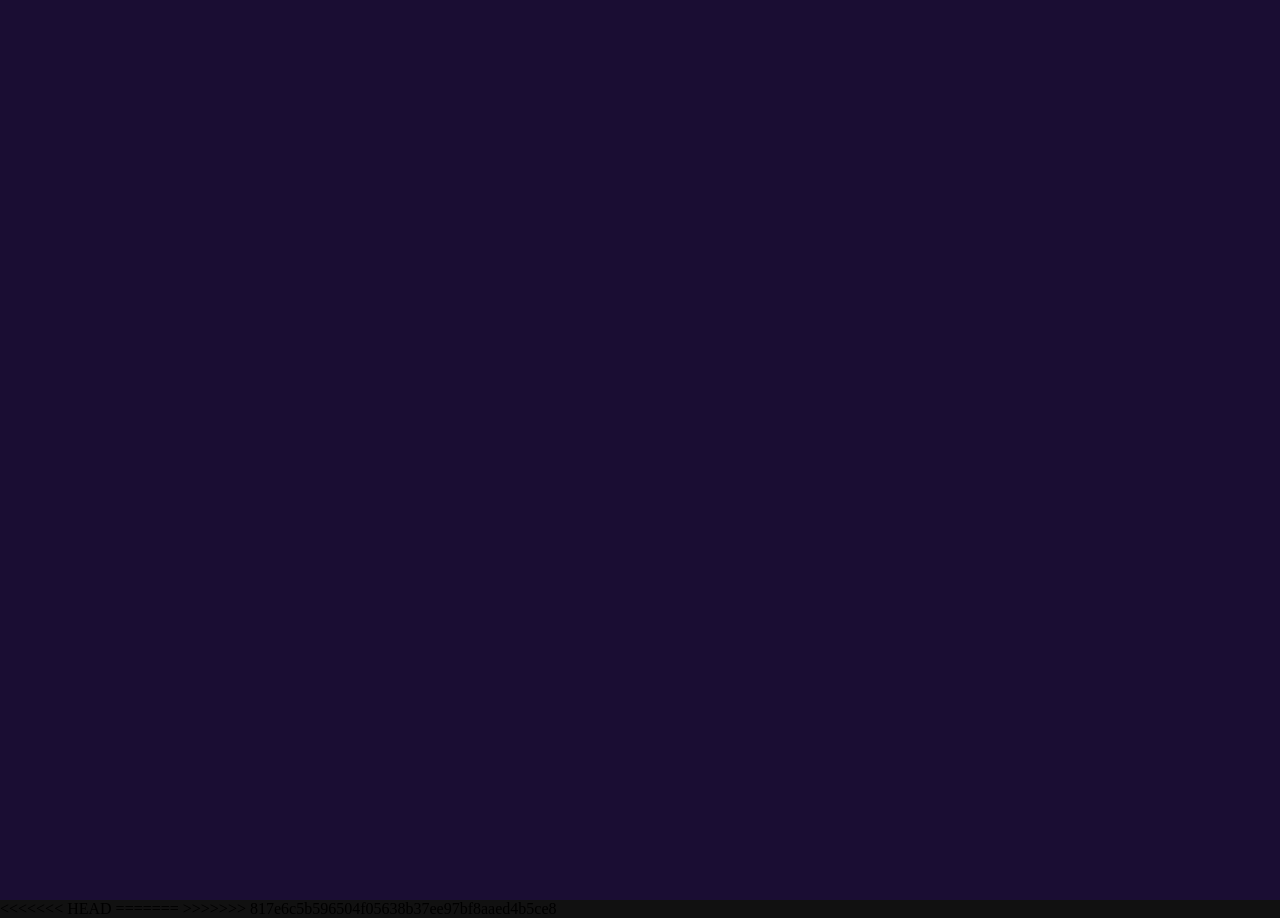
<file: index.html>
<!DOCTYPE html>
<html lang="ko">
<head>
  <meta charset="utf-8">
  <title>내 첫 WebGL</title>
  <style>
    body { margin: 0; background: #111; }
    canvas { display: block; width: 100vw; height: 100vh; }
  </style>
</head>
<body>
  <canvas id="glcanvas"></canvas>
  <script>
    const canvas = document.getElementById('glcanvas');
    const gl = canvas.getContext('webgl2');

    if (!gl) {
      document.body.innerHTML = '<h1 style="color:white">WebGL2를 사용할 수 없습니다</h1>';
    } else {
      console.log('WebGL2 준비 완료:', gl.getParameter(gl.VERSION));
      const dpr = window.devicePixelRatio || 1;
      canvas.width  = Math.floor(canvas.clientWidth  * dpr);
      canvas.height = Math.floor(canvas.clientHeight * dpr);
      gl.viewport(0, 0, canvas.width, canvas.height);
      gl.clearColor(0.1, 0.05, 0.2, 1.0);   // 이 색을 바꿔 보세요
      gl.clear(gl.COLOR_BUFFER_BIT);
    }
  </script>
</body>
<<<<<<< HEAD
</html>
=======
</html>
>>>>>>> 817e6c5b596504f05638b37ee97bf8aaed4b5ce8
</file>
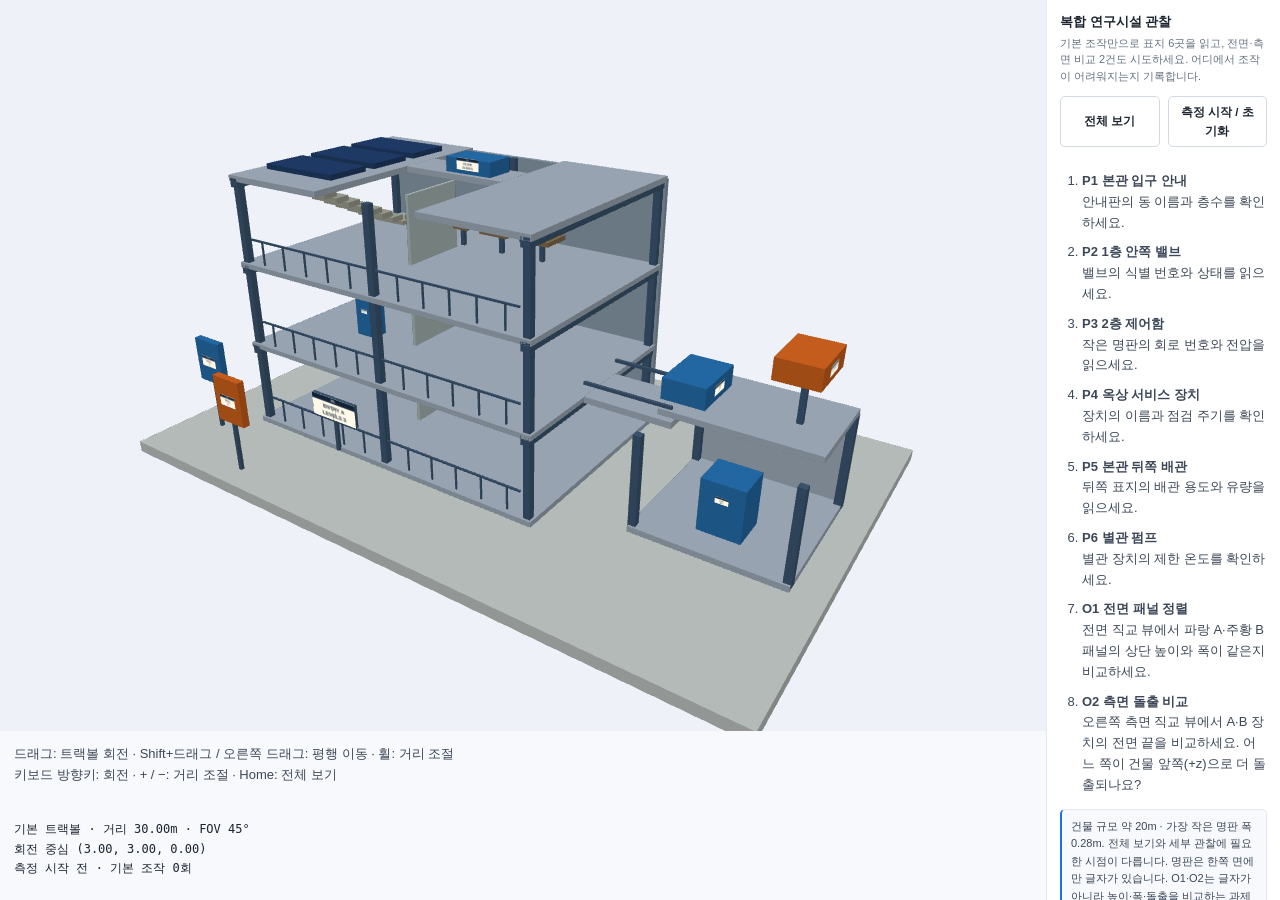
<file: week4/baseline/index.html>
<!doctype html>
<html lang="ko"><head><meta charset="utf-8"><meta name="viewport" content="width=device-width, initial-scale=1">
<title>복합 연구시설 — 기본 트랙볼 뷰어</title><link rel="stylesheet" href="demo.css">
<style>
.wrap{grid-template-columns:minmax(0,1fr) 18rem;height:100vh;height:100dvh;min-height:500px}.stage{display:grid;grid-template-rows:minmax(240px,1fr) auto auto;align-items:stretch;justify-content:stretch;min-height:0;overflow:auto}.viewport{position:relative;min-height:0}.stage canvas{position:absolute;inset:0;display:block;width:100%;height:100%;max-height:none;cursor:grab}
canvas:focus-visible{outline:2px solid var(--d-accent);outline-offset:-2px}.readings{padding:10px 14px;white-space:pre-wrap;font:12px/1.6 monospace;color:var(--d-ink)}
.instructions{padding:0 14px}.tasks{padding-left:22px}.tasks li{margin:9px 0}.actions{display:flex;gap:8px;flex-wrap:wrap}.actions button{flex:1}
@media(max-width:900px){.wrap{display:block;height:auto}.panel{border-left:0;max-height:none}.stage{height:100vh;height:100dvh;min-height:500px}}
</style></head><body>
<div class="wrap"><div class="stage">
<div class="viewport"><canvas id="cv" tabindex="0" aria-label="다층 연구시설의 3차원 모델. 드래그로 회전, Shift 드래그로 이동, 휠로 확대">WebGL2를 지원하는 브라우저에서 실행하세요.</canvas></div>
<p class="instructions">드래그: 트랙볼 회전 · Shift+드래그 / 오른쪽 드래그: 평행 이동 · 휠: 거리 조절<br>키보드 방향키: 회전 · + / −: 거리 조절 · Home: 전체 보기</p>
<pre class="readings" id="readings"></pre></div>
<div class="panel"><h1>복합 연구시설 관찰</h1><p class="sub">기본 조작만으로 표지 6곳을 읽고, 전면·측면 비교 2건도 시도하세요. 어디에서 조작이 어려워지는지 기록합니다.</p>
<div class="actions"><button class="btn" id="home" type="button">전체 보기</button><button class="btn" id="measure" type="button">측정 시작 / 초기화</button></div>
<ol class="tasks" id="tasks"></ol><div id="student-ui"></div>
<p class="note">건물 규모 약 20m · 가장 작은 명판 폭 0.28m. 전체 보기와 세부 관찰에 필요한 시점이 다릅니다. 명판은 한쪽 면에만 글자가 있습니다. O1·O2는 글자가 아니라 높이·폭·돌출을 비교하는 과제입니다.</p>

</div></div>
<script src="demo.js"></script><script src="d04-inspection-model.js?v=3f1b6bc733"></script><script src="d04-inspection-controls.js"></script><script src="d04-inspection-viewer.js?v=8a4c2fbf62"></script><script src="d04-inspection-student.js?v=e71bc4da3b"></script>
</body></html>
</file>
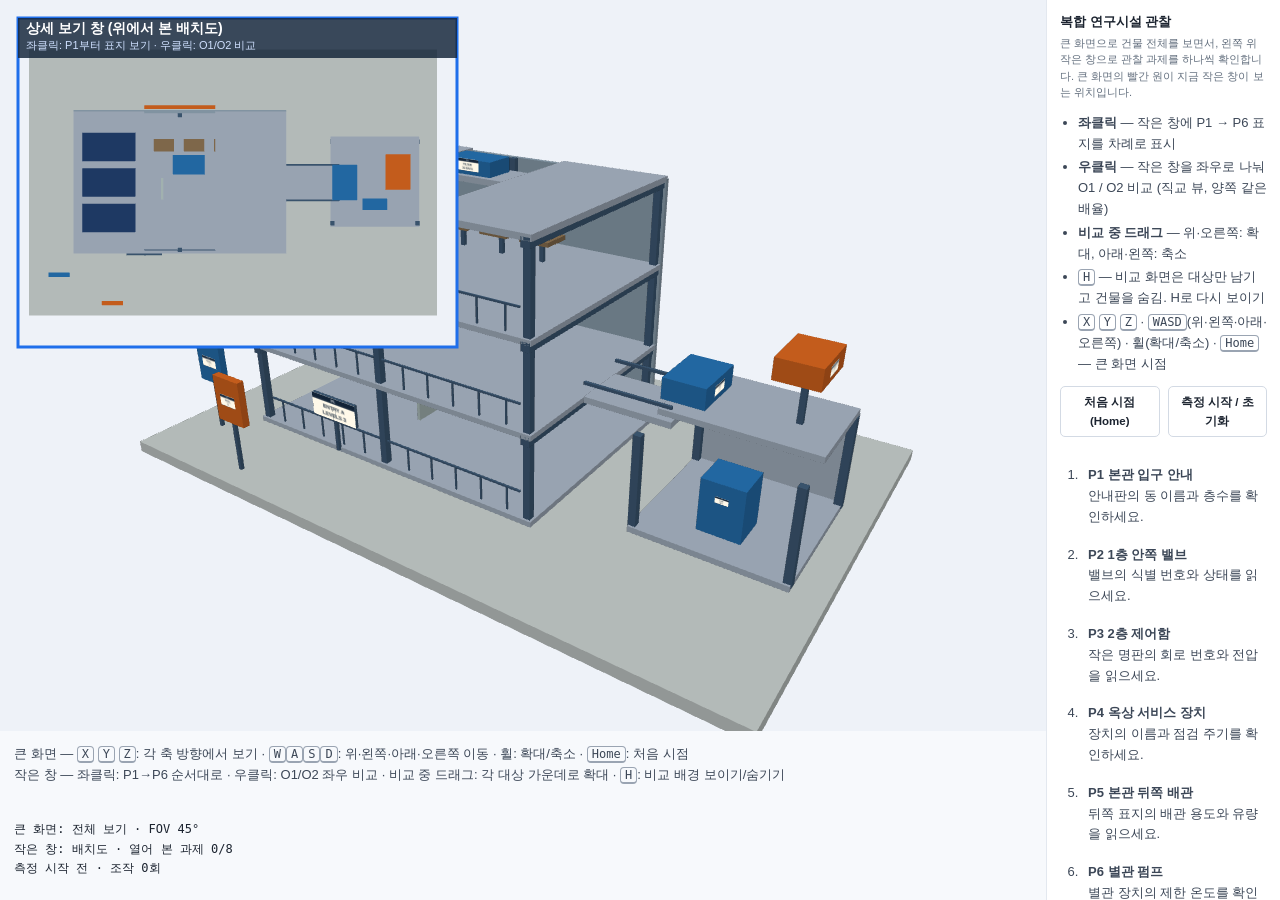
<file: week4/improve/index.html>
<!doctype html>
<html lang="ko"><head><meta charset="utf-8"><meta name="viewport" content="width=device-width, initial-scale=1">
<title>복합 연구시설 — 개선 뷰어 (전체 뷰 + 상세 창)</title><link rel="stylesheet" href="demo.css">
<style>
.wrap{grid-template-columns:minmax(0,1fr) 18rem;height:100vh;height:100dvh;min-height:500px}.stage{display:grid;grid-template-rows:minmax(240px,1fr) auto auto;align-items:stretch;justify-content:stretch;min-height:0;overflow:auto}.viewport{position:relative;min-height:0}.stage canvas{position:absolute;inset:0;display:block;width:100%;height:100%;max-height:none;cursor:grab}
canvas.overlay{pointer-events:none;cursor:auto}canvas:focus-visible{outline:2px solid var(--d-accent);outline-offset:-2px}.readings{padding:10px 14px;white-space:pre-wrap;font:12px/1.6 monospace;color:var(--d-ink)}
.instructions{padding:0 14px}.tasks{padding-left:22px}.tasks li{margin:9px 0;padding:4px 6px;border-radius:6px}.tasks li.current{background:var(--d-accent-soft);outline:2px solid var(--d-accent)}.tasks li.seen strong::after{content:' ✓';color:#2da44e}.keys{padding-left:18px;margin:6px 0 12px}.keys li{margin:3px 0}kbd{font:12px monospace;border:1px solid #9aa4b2;border-bottom-width:2px;border-radius:4px;padding:0 4px}.actions{display:flex;gap:8px;flex-wrap:wrap}.actions button{flex:1}
@media(max-width:900px){.wrap{display:block;height:auto}.panel{border-left:0;max-height:none}.stage{height:100vh;height:100dvh;min-height:500px}}
</style></head><body>
<div class="wrap"><div class="stage">
<div class="viewport"><canvas id="cv" tabindex="0" aria-label="다층 연구시설의 3차원 모델. 큰 화면은 X Y Z 키, W A S D 키, 마우스 휠로 이동, 왼쪽 위 작은 창은 좌클릭으로 표지 순회, 우클릭으로 비교 보기">WebGL2를 지원하는 브라우저에서 실행하세요.</canvas></div>
<p class="instructions">큰 화면 — <kbd>X</kbd> <kbd>Y</kbd> <kbd>Z</kbd>: 각 축 방향에서 보기 · <kbd>W</kbd><kbd>A</kbd><kbd>S</kbd><kbd>D</kbd>: 위·왼쪽·아래·오른쪽 이동 · 휠: 확대/축소 · <kbd>Home</kbd>: 처음 시점<br>작은 창 — 좌클릭: P1→P6 순서대로 · 우클릭: O1/O2 좌우 비교 · 비교 중 드래그: 각 대상 가운데로 확대 · <kbd>H</kbd>: 비교 배경 보이기/숨기기</p>
<pre class="readings" id="readings"></pre></div>
<div class="panel"><h1>복합 연구시설 관찰</h1><p class="sub">큰 화면으로 건물 전체를 보면서, 왼쪽 위 작은 창으로 관찰 과제를 하나씩 확인합니다. 큰 화면의 빨간 원이 지금 작은 창이 보는 위치입니다.</p>
<ul class="keys"><li><strong>좌클릭</strong> — 작은 창에 P1 → P6 표지를 차례로 표시</li><li><strong>우클릭</strong> — 작은 창을 좌우로 나눠 O1 / O2 비교 (직교 뷰, 양쪽 같은 배율)</li><li><strong>비교 중 드래그</strong> — 위·오른쪽: 확대, 아래·왼쪽: 축소</li><li><kbd>H</kbd> — 비교 화면은 대상만 남기고 건물을 숨김. H로 다시 보이기</li><li><kbd>X</kbd> <kbd>Y</kbd> <kbd>Z</kbd> · <kbd>WASD</kbd>(위·왼쪽·아래·오른쪽) · 휠(확대/축소) · <kbd>Home</kbd> — 큰 화면 시점</li></ul>
<div class="actions"><button class="btn" id="home" type="button">처음 시점 (Home)</button><button class="btn" id="measure" type="button">측정 시작 / 초기화</button></div>
<ol class="tasks" id="tasks"></ol><div id="student-ui"></div>
<p class="note">건물 규모 약 20m · 가장 작은 명판 폭 0.28m. 전체 보기와 세부 관찰에 필요한 시점이 다릅니다. 명판은 한쪽 면에만 글자가 있습니다. O1·O2는 글자가 아니라 높이·폭·돌출을 비교하는 과제입니다.</p>

</div></div>
<script src="demo.js"></script><script src="d04-inspection-model.js?v=3f1b6bc733"></script><script src="d04-inspection-controls.js?v=improve3"></script><script src="d04-inspection-viewer.js?v=improve1"></script><script src="d04-inspection-student.js?v=improve1"></script>
</body></html>
</file>
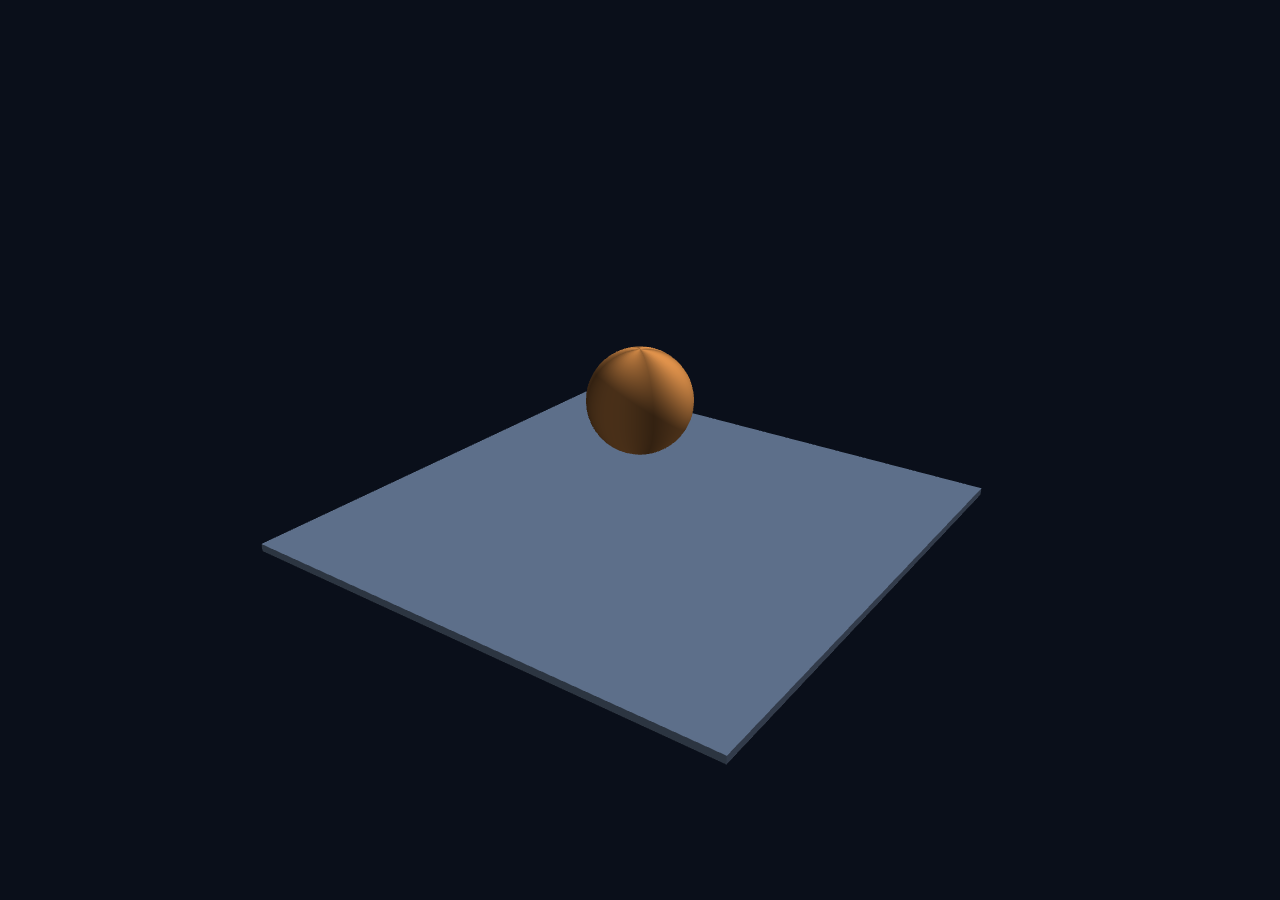
<file: task1.html>
<!DOCTYPE html>
<html lang="ko">
<head>
<meta charset="utf-8">
<meta name="viewport" content="width=device-width, initial-scale=1">
<title>3주차 실습 1 — 출발점</title>
<style>
  html, body { margin: 0; height: 100%; overflow: hidden; background: #0b0f16; }
  canvas { display: block; width: 100vw; height: 100vh; }
</style>
</head>
<body>
<canvas id="glcanvas"></canvas>

<script>
/* ============================================================================
   3주차 실습 1 — 출발점 파일

   삼각형 하나를 그리는 가장 작은 WebGL2 프로그램입니다.
   이 파일 하나에 세 개의 프로그램이 모두 들어 있습니다.

     ① 메인 애플리케이션 — 이 <script> 안의 JavaScript (CPU 에서 실행)
     ② 버텍스 셰이더    — 아래 VS_SOURCE 문자열     (GPU 에서 실행)
     ③ 프래그먼트 셰이더 — 아래 FS_SOURCE 문자열     (GPU 에서 실행)

   강의 자료의 「실습 1」 을 보며 단계별로 고쳐 나가면 됩니다.
   ============================================================================ */
'use strict';

/* ══════════════════════════════════════════════════════════════════════════
   1. 메시 데이터 — 이 숫자들이 전부입니다
   ──────────────────────────────────────────────────────────────────────────
   각 버퍼의 "같은 번째" 값이 같은 정점의 정보입니다.
   예를 들어 정점 0 은 위치 (-0.75,-0.55,0), 법선 (0,0,1), 색 (0.92,0.35,0.32).
   ══════════════════════════════════════════════════════════════════════════ */
function makeBox(sx, sy, sz, r, g, b) {
  const x = sx / 2;
  const y = sy / 2;
  const z = sz / 2;

  // 결과를 담을 빈 배열 네 개
  const positions = [];
  const normals = [];
  const colors = [];
  const indices = [];

  // 면 하나를 추가하는 함수.
  // 꼭짓점 4개를 반시계 방향으로 주고, 그 면이 향하는 방향(법선)을 함께 줍니다.
  function addFace(p0, p1, p2, p3, nx, ny, nz) {
    // 지금까지 넣은 정점이 몇 개인지 = 이 면의 첫 정점 번호
    const first = positions.length / 3;

    // ① 꼭짓점 4개의 위치
    positions.push(p0[0], p0[1], p0[2]);
    positions.push(p1[0], p1[1], p1[2]);
    positions.push(p2[0], p2[1], p2[2]);
    positions.push(p3[0], p3[1], p3[2]);

    // ② 법선 — 네 꼭짓점 모두 같은 값입니다 (그래서 꼭짓점을 공유하지 않고 복제합니다)
    normals.push(nx, ny, nz);
    normals.push(nx, ny, nz);
    normals.push(nx, ny, nz);
    normals.push(nx, ny, nz);

    // ③ 색 — 위를 향한 면을 조금 밝게 해서 입체가 보이게 합니다
    const shade = 0.75 + 0.25 * ny;
    colors.push(r * shade, g * shade, b * shade);
    colors.push(r * shade, g * shade, b * shade);
    colors.push(r * shade, g * shade, b * shade);
    colors.push(r * shade, g * shade, b * shade);

    // ④ 사각형 하나는 삼각형 두 개로 만듭니다
    indices.push(first + 0, first + 1, first + 2);
    indices.push(first + 0, first + 2, first + 3);
  }

  //          꼭짓점 4개를 반시계 방향으로                                법선        어느 면
  addFace([-x, -y,  z], [ x, -y,  z], [ x,  y,  z], [-x,  y,  z],   0,  0,  1);  // 앞
  addFace([ x, -y, -z], [-x, -y, -z], [-x,  y, -z], [ x,  y, -z],   0,  0, -1);  // 뒤
  addFace([ x, -y,  z], [ x, -y, -z], [ x,  y, -z], [ x,  y,  z],   1,  0,  0);  // 오른쪽
  addFace([-x, -y, -z], [-x, -y,  z], [-x,  y,  z], [-x,  y, -z],  -1,  0,  0);  // 왼쪽
  addFace([-x,  y,  z], [ x,  y,  z], [ x,  y, -z], [-x,  y, -z],   0,  1,  0);  // 위
  addFace([-x, -y, -z], [ x, -y, -z], [ x, -y,  z], [-x, -y,  z],   0, -1,  0);  // 아래

  return {
    positions: new Float32Array(positions),
    normals:   new Float32Array(normals),
    colors:    new Float32Array(colors),
    indices:   new Uint16Array(indices),
  };
}
function makeSphere(radius, rows, cols, red, green, blue) {
  const positions = [];
  const normals = [];
  const colors = [];
  const indices = [];

  // ① 위도·경도를 따라 격자점을 만듭니다
  for (let i = 0; i <= rows; i++) {
    const phi = Math.PI * i / rows;                 // 0(북극) ~ π(남극)

    for (let j = 0; j <= cols; j++) {
      const theta = 2 * Math.PI * j / cols;         // 경도 한 바퀴

      // 반지름 1인 구 위의 점 = 그 점의 방향
      const nx = Math.sin(phi) * Math.cos(theta);
      const ny = Math.cos(phi);
      const nz = Math.sin(phi) * Math.sin(theta);

      positions.push(nx * radius, ny * radius, nz * radius);
      normals.push(nx, ny, nz);                     // 구의 법선은 곧 방향벡터입니다

      // 경도에 따라 밝기를 조금 달리해 둡니다. 그래야 자전이 눈에 보입니다.
      const shade = 0.70 + 0.30 * Math.abs(Math.cos(theta * 2.0));
      colors.push(red * shade, green * shade, blue * shade);
    }
  }

  // ② 이웃한 격자점 네 개를 삼각형 두 개로 잇습니다
  const stride = cols + 1;                          // 한 줄에 들어 있는 정점 수

  for (let i = 0; i < rows; i++) {
    for (let j = 0; j < cols; j++) {
      const topLeft = i * stride + j;
      const topRight = topLeft + 1;
      const bottomLeft = topLeft + stride;
      const bottomRight = bottomLeft + 1;

      indices.push(topLeft, bottomLeft, topRight);
      indices.push(topRight, bottomLeft, bottomRight);
    }
  }

  return {
    positions: new Float32Array(positions),
    normals:   new Float32Array(normals),
    colors:    new Float32Array(colors),
    indices:   new Uint16Array(indices),
  };
}


/* ══════════════════════════════════════════════════════════════════════════
   2. 버텍스 셰이더 — 정점 하나마다 한 번씩 실행됩니다
   ══════════════════════════════════════════════════════════════════════════ */
const VS_SOURCE = `#version 300 es

layout(location=0) in vec3 aPos;      // 정점 위치 버퍼에서 들어온다
layout(location=1) in vec3 aNormal;   // 법선 버퍼
layout(location=3) in vec3 aColor;    // 정점 색 버퍼

uniform float uTime;                  // 초 단위 시간 — 모든 정점이 같은 값을 받는다
uniform mat4  uModel;                 // 물체를 세계 속 제자리에 놓는 행렬
uniform mat4  uViewProj;              // 카메라에서 본 모습 + 원근

out vec3 vColor;                      // 프래그먼트 셰이더로 넘길 값
out vec3 vNormal;

void main() {
  vColor  = aColor;
  vNormal = aNormal;

  // gl_Position 에 넣는 값이 그 정점의 최종 위치(NDC)입니다.
  // 지금은 아무 변환도 하지 않으므로 정점 좌표가 그대로 화면 좌표가 됩니다.
  gl_Position = uViewProj * uModel * vec4(aPos, 1.0);
}
`;

/* ══════════════════════════════════════════════════════════════════════════
   3. 프래그먼트 셰이더 — 픽셀 하나마다 한 번씩 실행됩니다
   ══════════════════════════════════════════════════════════════════════════ */
const FS_SOURCE = `#version 300 es
precision highp float;                // 실수 정밀도 선언 — 여기서는 필수입니다

in vec3 vColor;                       // 버텍스 셰이더가 보낸 값이 "보간되어" 들어온다
in vec3 vNormal;

uniform float uTime;

out vec4 fragColor;                   // 이 픽셀의 최종 색

void main() {
  vec3 N = normalize(vNormal);                       // 보간 때문에 길이가 틀어져 있다
  vec3 L = normalize(vec3(0.45, 0.8, 0.35));         // 광원 쪽 방향

  float diff = max(dot(N, L), 0.0);                  // ← 2주차의 내적

  fragColor = vec4(vColor * (0.3 + 0.7 * diff), 1.0);
}

`;

/* ══════════════════════════════════════════════════════════════════════════
   4. WebGL 준비
   ══════════════════════════════════════════════════════════════════════════ */
const canvas = document.getElementById('glcanvas');
const gl = canvas.getContext('webgl2');
if (!gl) {
  document.body.innerHTML =
    '<p style="color:#fff;font:16px sans-serif;padding:2rem">' +
    'WebGL2 를 사용할 수 없습니다. 최신 Chrome 또는 Edge 로 열어 주세요.</p>';
  throw new Error('no webgl2');
}

// 셰이더 문자열을 컴파일한다. 실패하면 오류에 "몇 줄"인지 나온다.
function compileShader(type, source) {
  const s = gl.createShader(type);
  gl.shaderSource(s, source);
  gl.compileShader(s);
  if (!gl.getShaderParameter(s, gl.COMPILE_STATUS)) {
    const kind = (type === gl.VERTEX_SHADER) ? '버텍스' : '프래그먼트';
    throw new Error(kind + ' 셰이더 오류\n' + gl.getShaderInfoLog(s));
  }
  return s;
}

// 두 셰이더를 하나의 "프로그램" 으로 묶는다.
function createProgram(vsSource, fsSource) {
  const p = gl.createProgram();
  gl.attachShader(p, compileShader(gl.VERTEX_SHADER, vsSource));
  gl.attachShader(p, compileShader(gl.FRAGMENT_SHADER, fsSource));
  gl.linkProgram(p);
  if (!gl.getProgramParameter(p, gl.LINK_STATUS)) {
    throw new Error('링크 오류\n' + gl.getProgramInfoLog(p));
  }
  return p;
}

const program = createProgram(VS_SOURCE, FS_SOURCE);

// uniform 의 "위치"를 이름으로 찾아 둔다. 매 프레임 찾으면 느리다.
const uTimeLoc = gl.getUniformLocation(program, 'uTime');
const uModelLoc = gl.getUniformLocation(program, 'uModel');
const uViewProjLoc = gl.getUniformLocation(program, 'uViewProj');

// ── 4×4 행렬 도구 ─────────────────────────────────────────────────
// WebGL 은 행렬을 "열 우선(column-major)" 으로 받습니다.
// 아래 코드에서 **한 줄이 행렬의 한 「열」** 입니다.
// 2주차에 종이에 쓰던 모양을 옆으로 눕혀 놓은 것이라고 생각하면 됩니다.
//
//   종이에 쓰던 모양              코드에 적는 모양
//   ┌ 1  0  0  tx ┐               1,  0,  0, 0,     ← 1열
//   │ 0  1  0  ty │      →        0,  1,  0, 0,     ← 2열
//   │ 0  0  1  tz │               0,  0,  1, 0,     ← 3열
//   └ 0  0  0  1  ┘              tx, ty, tz, 1,     ← 4열 (이동량이 여기 들어간다)
//
// 각도·이동량 같은 값을 받아야 하므로 함수로 만들고,
// 부를 때마다 새 배열을 돌려주어 서로 영향을 주지 않게 합니다.

const M4 = {};

// 단위행렬 — 곱해도 아무것도 바뀌지 않는 행렬
M4.identity = function () {
  return new Float32Array([
    1, 0, 0, 0,
    0, 1, 0, 0,
    0, 0, 1, 0,
    0, 0, 0, 1,
  ]);
};

// 이동 — 2주차의 T(tx, ty, tz)
M4.translate = function (tx, ty, tz) {
  return new Float32Array([
     1,  0,  0, 0,
     0,  1,  0, 0,
     0,  0,  1, 0,
    tx, ty, tz, 1,
  ]);
};

// 크기 — 2주차의 S(sx, sy, sz). 대각선에 배율을 놓는다
M4.scale = function (sx, sy, sz) {
  return new Float32Array([
    sx,  0,  0, 0,
     0, sy,  0, 0,
     0,  0, sz, 0,
     0,  0,  0, 1,
  ]);
};

// x축 회전 — 2주차의 Rx
M4.rotateX = function (angle) {
  const c = Math.cos(angle);
  const s = Math.sin(angle);
  return new Float32Array([
    1,  0, 0, 0,
    0,  c, s, 0,
    0, -s, c, 0,
    0,  0, 0, 1,
  ]);
};

// y축 회전 — 2주차의 Ry
M4.rotateY = function (angle) {
  const c = Math.cos(angle);
  const s = Math.sin(angle);
  return new Float32Array([
    c, 0, -s, 0,
    0, 1,  0, 0,
    s, 0,  c, 0,
    0, 0,  0, 1,
  ]);
};
M4.rotateZ = function (angle) {
  const c = Math.cos(angle);
  const s = Math.sin(angle);
  return new Float32Array([
    c, s, 0, 0,
   -s, c, 0, 0,
    0, 0, 1, 0,
    0, 0, 0, 1,
  ]);
};

// 두 행렬을 곱합니다.  결과 = a · b   (2주차에서 손으로 하던 그 곱셈)
M4.multiply = function (a, b) {
  const out = new Float32Array(16);
  for (let col = 0; col < 4; col++) {
    for (let row = 0; row < 4; row++) {
      let sum = 0;
      for (let k = 0; k < 4; k++) {
        sum = sum + a[k * 4 + row] * b[col * 4 + k];
      }
      out[col * 4 + row] = sum;
    }
  }
  return out;
};


/* ══════════════════════════════════════════════════════════════════════════
   5. 버퍼를 만들어 GPU 메모리로 보낸다
   ──────────────────────────────────────────────────────────────────────────
   VAO(Vertex Array Object) 는 "어떤 버퍼를 몇 번 자리에 어떻게 읽을지"를
   한 묶음으로 기억해 두는 것입니다. 그려야 할 때 이것만 bind 하면 됩니다.
   ══════════════════════════════════════════════════════════════════════════ */
function createMesh(mesh) {
  const vao = gl.createVertexArray();
  gl.bindVertexArray(vao);

  function attribute(data, location, size) {
    if (!data) return;
    const buf = gl.createBuffer();
    gl.bindBuffer(gl.ARRAY_BUFFER, buf);
    gl.bufferData(gl.ARRAY_BUFFER, data, gl.STATIC_DRAW);   // ← CPU 에서 GPU 로 복사
    gl.enableVertexAttribArray(location);
    gl.vertexAttribPointer(location, size, gl.FLOAT, false, 0, 0);
  }
  attribute(mesh.positions, 0, 3);   // location 0 ← aPos
  attribute(mesh.normals,   1, 3);   // location 1 ← aNormal
  attribute(mesh.colors,    3, 3);   // location 3 ← aColor

  const ibo = gl.createBuffer();
  gl.bindBuffer(gl.ELEMENT_ARRAY_BUFFER, ibo);
  gl.bufferData(gl.ELEMENT_ARRAY_BUFFER, mesh.indices, gl.STATIC_DRAW);

  gl.bindVertexArray(null);
  return { vao: vao, count: mesh.indices.length };
}

const ball  = createMesh(makeSphere(0.8, 24, 48, 0.95, 0.62, 0.32));  // 공중에 뜰 공
const floor = createMesh(makeBox(8.0, 0.12, 8.0, 0.42, 0.50, 0.62));  // 아주 납작한 상자 = 바닥


/* ══════════════════════════════════════════════════════════════════════════
   6. 매 프레임 그린다
   ══════════════════════════════════════════════════════════════════════════ */
const startTime = performance.now();

function render() {
  // 캔버스 크기를 화면에 맞춘다 (고해상도 화면 대응)
  const dpr = window.devicePixelRatio || 1;
  const w = Math.floor(canvas.clientWidth * dpr);
  const h = Math.floor(canvas.clientHeight * dpr);
  if (canvas.width !== w || canvas.height !== h) {
    canvas.width = w;
    canvas.height = h;
  }
  gl.viewport(0, 0, canvas.width, canvas.height);

  gl.enable(gl.DEPTH_TEST);      // 앞에 있는 것만 남긴다
  // 화면을 지운다
  gl.clearColor(0.04, 0.06, 0.10, 1.0);
  gl.clear(gl.COLOR_BUFFER_BIT | gl.DEPTH_BUFFER_BIT);

  const time = (performance.now() - startTime) / 1000;
  const aspect = canvas.width / canvas.height;

  // ── 카메라 ─────────────────────────────────────────────────────
  let camera = M4.identity();

  // ① 보고 싶은 지점을 원점으로 끌어온다
  camera = M4.multiply(M4.translate(0, -1.1, 0), camera);

  // ② 세계를 좌우로 돌린다 (카메라가 옆으로 도는 것과 같다)
  camera = M4.multiply(M4.rotateY(-0.62), camera);

  // ③ 세계를 위아래로 기울인다 (위에서 내려다보게 된다)
  camera = M4.multiply(M4.rotateX(0.42), camera);

  // ④ 뒤로 물러난 만큼 세계를 앞으로 밀어낸다
  camera = M4.multiply(M4.translate(0, 0, -8), camera);

  // ⑤ 원근 — 마지막 행을 건드리면 먼 것이 작아집니다 (2주차 8절)
  //    아래 -1/8 자리가 z 를 w 로 흘려보내는 자리입니다
  const perspective = new Float32Array([
    1, 0, 0,      0,
    0, 1, 0,      0,
    0, 0, 1, -1 / 8,
    0, 0, 0,      1,
  ]);
  camera = M4.multiply(perspective, camera);

  // ⑥ 보이는 공간을 -1 ~ 1 로 줄인다 (그냥 크기 조절입니다)
  camera = M4.multiply(M4.scale(1 / (3.4 * aspect), 1 / 3.4, -1 / 30), camera);

  const viewProj = camera;


  gl.useProgram(program);                    // ← uniform 을 넣기 전에 반드시 먼저!
  gl.uniform1f(uTimeLoc, time);
  gl.uniformMatrix4fv(uViewProjLoc, false, viewProj);

  // ── 바닥 — 원점에 그대로 둔다 (윗면이 y = 0 이 되도록 살짝 내림)
  gl.uniformMatrix4fv(uModelLoc, false, M4.translate(0, -0.06, 0));
  gl.bindVertexArray(floor.vao);
  gl.drawElements(gl.TRIANGLES, floor.count, gl.UNSIGNED_SHORT, 0);

  // ── 공 — 공중에 띄우고 시간에 따라 돌린다
  //    오른쪽부터 적용: 먼저 제자리에서 돌고(rotateY), 그다음 위로 올라간다(translate)
  const model = M4.multiply(M4.translate(0, 1.9, 0), M4.rotateY(time * 0.8));
  gl.uniformMatrix4fv(uModelLoc, false, model);
  gl.bindVertexArray(ball.vao);
  gl.drawElements(gl.TRIANGLES, ball.count, gl.UNSIGNED_SHORT, 0);

  gl.bindVertexArray(null);


  requestAnimationFrame(render);
}
requestAnimationFrame(render);
</script>
</body>
</html>
</file>
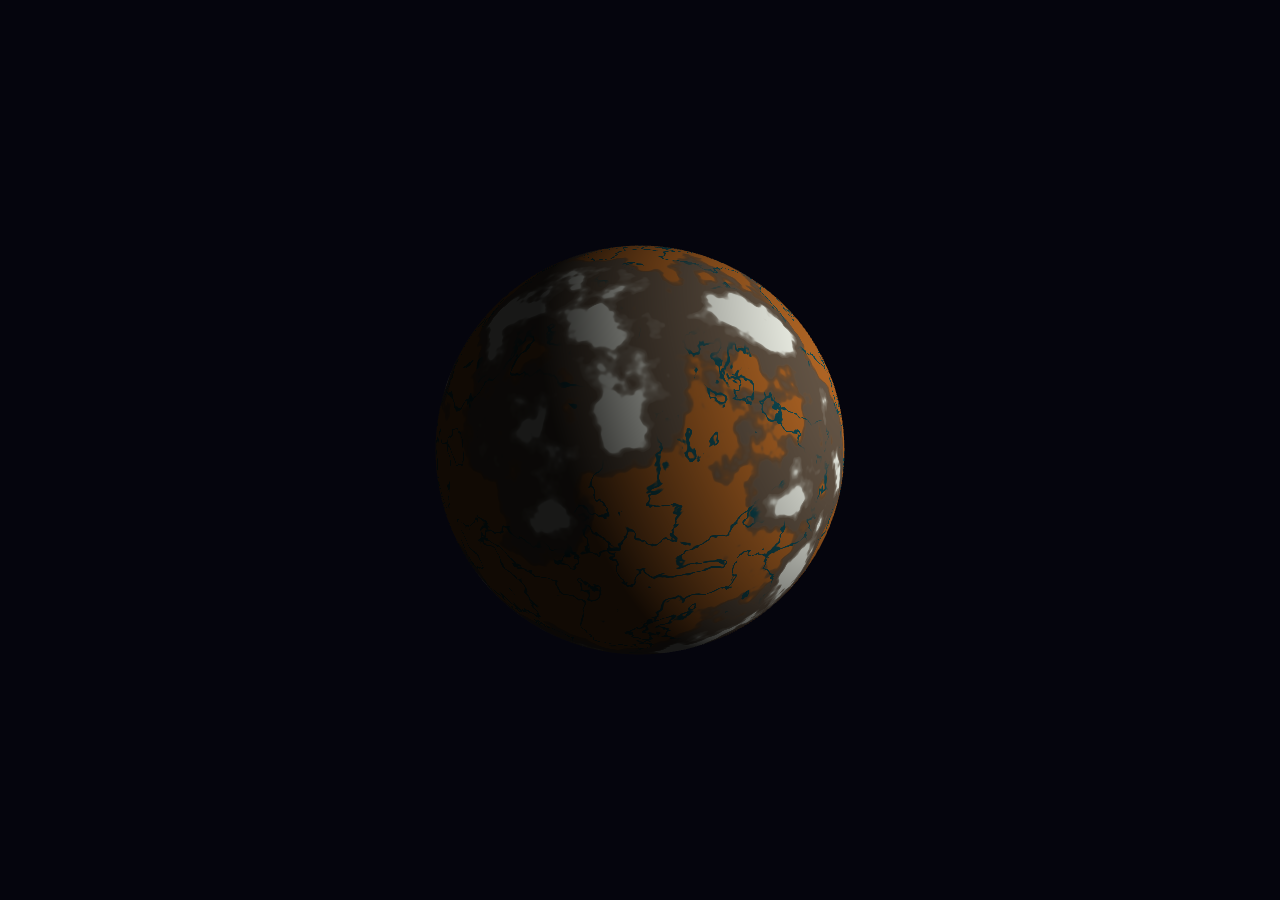
<file: task2.html>
<!DOCTYPE html>
<html lang="ko">
<head>
<meta charset="utf-8">
<meta name="viewport" content="width=device-width, initial-scale=1">
<title>3주차 실습 2 예시 — 바위 행성</title>
<style>
  html, body { margin: 0; height: 100%; overflow: hidden; background: #0b0f16; }
  canvas { display: block; width: 100vw; height: 100vh; }
</style>
</head>
<body>
<canvas id="glcanvas"></canvas>

<script>
/* ============================================================================
   3주차 실습 1 — 출발점 파일

   삼각형 하나를 그리는 가장 작은 WebGL2 프로그램입니다.
   이 파일 하나에 세 개의 프로그램이 모두 들어 있습니다.

     ① 메인 애플리케이션 — 이 <script> 안의 JavaScript (CPU 에서 실행)
     ② 버텍스 셰이더    — 아래 VS_SOURCE 문자열     (GPU 에서 실행)
     ③ 프래그먼트 셰이더 — 아래 FS_SOURCE 문자열     (GPU 에서 실행)

   강의 자료의 「실습 1」 을 보며 단계별로 고쳐 나가면 됩니다.
   ============================================================================ */
'use strict';

/* ══════════════════════════════════════════════════════════════════════════
   1. 메시 데이터 — 이 숫자들이 전부입니다
   ──────────────────────────────────────────────────────────────────────────
   각 버퍼의 "같은 번째" 값이 같은 정점의 정보입니다.
   예를 들어 정점 0 은 위치 (-0.75,-0.55,0), 법선 (0,0,1), 색 (0.92,0.35,0.32).
   ══════════════════════════════════════════════════════════════════════════ */

// 구 — 위도 rows 칸, 경도 cols 칸으로 잘라 삼각형으로 만든다
function makeSphere(radius, rows, cols, r, g, b) {
  const pos = [], nrm = [], col = [], idx = [];
  for (let i = 0; i <= rows; i++) {
    const phi = Math.PI * i / rows;                  // 0(북극) ~ π(남극)
    for (let j = 0; j <= cols; j++) {
      const th = 2 * Math.PI * j / cols;
      const nx = Math.sin(phi) * Math.cos(th);
      const ny = Math.cos(phi);
      const nz = Math.sin(phi) * Math.sin(th);
      pos.push(nx*radius, ny*radius, nz*radius);
      nrm.push(nx, ny, nz);                          // 구의 법선은 곧 방향벡터
      col.push(r, g, b);
    }
  }
  const stride = cols + 1;
  for (let i = 0; i < rows; i++) {
    for (let j = 0; j < cols; j++) {
      const a = i*stride + j, b2 = a + stride;
      idx.push(a, b2, a+1, a+1, b2, b2+1);
    }
  }
  return { positions: new Float32Array(pos), normals: new Float32Array(nrm),
           colors: new Float32Array(col), indices: new Uint16Array(idx) };
}

function makeBox(sx, sy, sz, r, g, b) {
  const x = sx / 2;
  const y = sy / 2;
  const z = sz / 2;

  // 결과를 담을 빈 배열 네 개
  const positions = [];
  const normals = [];
  const colors = [];
  const indices = [];

  // 면 하나를 추가하는 함수.
  // 꼭짓점 4개를 반시계 방향으로 주고, 그 면이 향하는 방향(법선)을 함께 줍니다.
  function addFace(p0, p1, p2, p3, nx, ny, nz) {
    // 지금까지 넣은 정점이 몇 개인지 = 이 면의 첫 정점 번호
    const first = positions.length / 3;

    // ① 꼭짓점 4개의 위치
    positions.push(p0[0], p0[1], p0[2]);
    positions.push(p1[0], p1[1], p1[2]);
    positions.push(p2[0], p2[1], p2[2]);
    positions.push(p3[0], p3[1], p3[2]);

    // ② 법선 — 네 꼭짓점 모두 같은 값입니다 (그래서 꼭짓점을 공유하지 않고 복제합니다)
    normals.push(nx, ny, nz);
    normals.push(nx, ny, nz);
    normals.push(nx, ny, nz);
    normals.push(nx, ny, nz);

    // ③ 색 — 위를 향한 면을 조금 밝게 해서 입체가 보이게 합니다
    const shade = 0.75 + 0.25 * ny;
    colors.push(r * shade, g * shade, b * shade);
    colors.push(r * shade, g * shade, b * shade);
    colors.push(r * shade, g * shade, b * shade);
    colors.push(r * shade, g * shade, b * shade);

    // ④ 사각형 하나는 삼각형 두 개로 만듭니다
    indices.push(first + 0, first + 1, first + 2);
    indices.push(first + 0, first + 2, first + 3);
  }

  //          꼭짓점 4개를 반시계 방향으로                                법선        어느 면
  addFace([-x, -y,  z], [ x, -y,  z], [ x,  y,  z], [-x,  y,  z],   0,  0,  1);  // 앞
  addFace([ x, -y, -z], [-x, -y, -z], [-x,  y, -z], [ x,  y, -z],   0,  0, -1);  // 뒤
  addFace([ x, -y,  z], [ x, -y, -z], [ x,  y, -z], [ x,  y,  z],   1,  0,  0);  // 오른쪽
  addFace([-x, -y, -z], [-x, -y,  z], [-x,  y,  z], [-x,  y, -z],  -1,  0,  0);  // 왼쪽
  addFace([-x,  y,  z], [ x,  y,  z], [ x,  y, -z], [-x,  y, -z],   0,  1,  0);  // 위
  addFace([-x, -y, -z], [ x, -y, -z], [ x, -y,  z], [-x, -y,  z],   0, -1,  0);  // 아래

  return {
    positions: new Float32Array(positions),
    normals:   new Float32Array(normals),
    colors:    new Float32Array(colors),
    indices:   new Uint16Array(indices),
  };
}

/* ══════════════════════════════════════════════════════════════════════════
   2. 버텍스 셰이더 — 정점 하나마다 한 번씩 실행됩니다
   ══════════════════════════════════════════════════════════════════════════ */
const VS_SOURCE = `#version 300 es

layout(location=0) in vec3 aPos;
layout(location=1) in vec3 aNormal;
layout(location=3) in vec3 aColor;

uniform float uTime;
uniform mat4  uModel;
uniform mat4  uViewProj;

out vec3 vColor;
out vec3 vNormal;    // 세계 기준 법선 — 빛 계산에 쓴다
out vec3 vSurf;      // 물체 기준 법선 — 무늬가 행성에 "붙어" 돌게 한다

void main() {
  vColor  = aColor;
  vNormal = mat3(uModel) * aNormal;
  vSurf   = aNormal;                  // 돌리기 전 값이라 무늬가 표면에 고정된다
  gl_Position = uViewProj * uModel * vec4(aPos, 1.0);
}
`;

/* ══════════════════════════════════════════════════════════════════════════
   3. 프래그먼트 셰이더 — 픽셀 하나마다 한 번씩 실행됩니다
   ══════════════════════════════════════════════════════════════════════════ */
const FS_SOURCE = `#version 300 es
precision highp float;

in vec3 vColor;
in vec3 vNormal;      // 세계 기준 법선 — 빛 계산에 쓴다
in vec3 vSurf;        // 물체 기준 법선 — 무늬가 표면에 붙어 돌게 한다

uniform float uTime;

out vec4 fragColor;

/* ── 잡음 만들기 ───────────────────────────────────────────────
   이미지 파일 없이 무늬를 만들려면 "규칙적이지 않아 보이는 숫자"가 필요합니다.
   아래는 좌표를 넣으면 언제나 같은 0~1 값을 돌려주는 가짜 난수입니다.        */
float hash31(vec3 p) {
  p = fract(p * 0.3183099 + vec3(0.71, 0.113, 0.419));
  p *= 17.0;
  return fract(p.x * p.y * p.z * (p.x + p.y + p.z));
}

// 격자 꼭짓점의 난수를 부드럽게 섞어 "덩어리진" 잡음을 만듭니다
float noise3(vec3 x) {
  vec3 i = floor(x), f = fract(x);
  f = f * f * (3.0 - 2.0 * f);                 // 부드럽게 (smoothstep 과 같은 곡선)
  return mix(mix(mix(hash31(i + vec3(0,0,0)), hash31(i + vec3(1,0,0)), f.x),
                 mix(hash31(i + vec3(0,1,0)), hash31(i + vec3(1,1,0)), f.x), f.y),
             mix(mix(hash31(i + vec3(0,0,1)), hash31(i + vec3(1,0,1)), f.x),
                 mix(hash31(i + vec3(0,1,1)), hash31(i + vec3(1,1,1)), f.x), f.y), f.z);
}

// 크기가 다른 잡음을 여러 겹 더합니다 → 큰 덩어리와 잔 무늬가 함께 생깁니다
float fbm(vec3 p) {
  float v = 0.0, a = 0.5;
  for (int i = 0; i < 5; i++) { v += a * noise3(p); p *= 2.02; a *= 0.5; }
  return v;
}

void main() {
  vec3 N = normalize(vNormal);
  vec3 S = normalize(vSurf);
  vec3 L = normalize(vec3(0.85, 0.30, 0.30));
  float diff = max(dot(N, L), 0.0);

  float lat = S.y;

  /* ① 높이 지도 — 이 값이 크면 육지, 작으면 바다라고 정한다. */
  float rawHeight = fbm(S * 2.6);
  float h = mix(rawHeight, pow(rawHeight, 0.82), 0.75);

  /* ② 사막 저지대, 회갈색 산지, 흰 고지대를 고도별로 나눈다. */
  float midlandMix = smoothstep(0.54, 0.60, h);
  float highlandMix = smoothstep(0.66, 0.72, h);
  vec3 lowland = vec3(0.68, 0.39, 0.14);
  vec3 midland = vec3(0.39, 0.33, 0.27);
  vec3 highland = vec3(0.94, 0.95, 0.91);
  vec3 albedo = mix(lowland, midland, midlandMix);
  albedo = mix(albedo, highland, highlandMix);
  float lowEdge = 1.0 - smoothstep(0.006, 0.022, abs(h - 0.57));
  float highEdge = 1.0 - smoothstep(0.006, 0.022, abs(h - 0.69));
  albedo = mix(albedo, vec3(0.31, 0.25, 0.19), max(lowEdge, highEdge) * 0.38);

  /* ③ 낮은 지형에만 가느다란 강과 작은 호수를 만든다. */
  vec3 warp = vec3(fbm(S * 2.1), fbm(S * 2.1 + 13.7), fbm(S * 2.1 + 31.4));
  float flow = fbm(S * 5.2 + warp * 1.8);
  float lowArea = 1.0 - smoothstep(0.57, 0.65, h);
  float river = (1.0 - smoothstep(0.008, 0.020, abs(flow - 0.43))) * lowArea;
  float lakeNoise = fbm(S * 10.0 + warp * 0.7);
  float lake = smoothstep(0.77, 0.83, lakeNoise) * lowArea;
  float water = max(river, lake);
  albedo = mix(albedo, vec3(0.025, 0.29, 0.34), water * 0.94);

  vec3 color = albedo * (0.10 + 0.90 * diff);


  fragColor = vec4(color, 1.0);
}
`;

/* ══════════════════════════════════════════════════════════════════════════
   4. WebGL 준비
   ══════════════════════════════════════════════════════════════════════════ */
const canvas = document.getElementById('glcanvas');
const gl = canvas.getContext('webgl2');
if (!gl) {
  document.body.innerHTML =
    '<p style="color:#fff;font:16px sans-serif;padding:2rem">' +
    'WebGL2 를 사용할 수 없습니다. 최신 Chrome 또는 Edge 로 열어 주세요.</p>';
  throw new Error('no webgl2');
}

// 셰이더 문자열을 컴파일한다. 실패하면 오류에 "몇 줄"인지 나온다.
function compileShader(type, source) {
  const s = gl.createShader(type);
  gl.shaderSource(s, source);
  gl.compileShader(s);
  if (!gl.getShaderParameter(s, gl.COMPILE_STATUS)) {
    const kind = (type === gl.VERTEX_SHADER) ? '버텍스' : '프래그먼트';
    throw new Error(kind + ' 셰이더 오류\n' + gl.getShaderInfoLog(s));
  }
  return s;
}

// 두 셰이더를 하나의 "프로그램" 으로 묶는다.
function createProgram(vsSource, fsSource) {
  const p = gl.createProgram();
  gl.attachShader(p, compileShader(gl.VERTEX_SHADER, vsSource));
  gl.attachShader(p, compileShader(gl.FRAGMENT_SHADER, fsSource));
  gl.linkProgram(p);
  if (!gl.getProgramParameter(p, gl.LINK_STATUS)) {
    throw new Error('링크 오류\n' + gl.getProgramInfoLog(p));
  }
  return p;
}

const program = createProgram(VS_SOURCE, FS_SOURCE);

// uniform 의 "위치"를 이름으로 찾아 둔다. 매 프레임 찾으면 느리다.
const uTimeLoc = gl.getUniformLocation(program, 'uTime');
const uModelLoc = gl.getUniformLocation(program, 'uModel');
const uViewProjLoc = gl.getUniformLocation(program, 'uViewProj');

// ── 4×4 행렬 도구 ─────────────────────────────────────────────────
// WebGL 은 행렬을 "열 우선(column-major)" 으로 받습니다.
// 아래 코드에서 **한 줄이 행렬의 한 「열」** 입니다.
// 2주차에 종이에 쓰던 모양을 옆으로 눕혀 놓은 것이라고 생각하면 됩니다.
//
//   종이에 쓰던 모양              코드에 적는 모양
//   ┌ 1  0  0  tx ┐               1,  0,  0, 0,     ← 1열
//   │ 0  1  0  ty │      →        0,  1,  0, 0,     ← 2열
//   │ 0  0  1  tz │               0,  0,  1, 0,     ← 3열
//   └ 0  0  0  1  ┘              tx, ty, tz, 1,     ← 4열 (이동량이 여기 들어간다)
//
// 각도·이동량 같은 값을 받아야 하므로 함수로 만들고,
// 부를 때마다 새 배열을 돌려주어 서로 영향을 주지 않게 합니다.

const M4 = {};

// 단위행렬 — 곱해도 아무것도 바뀌지 않는 행렬
M4.identity = function () {
  return new Float32Array([
    1, 0, 0, 0,
    0, 1, 0, 0,
    0, 0, 1, 0,
    0, 0, 0, 1,
  ]);
};

// 이동 — 2주차의 T(tx, ty, tz)
M4.translate = function (tx, ty, tz) {
  return new Float32Array([
     1,  0,  0, 0,
     0,  1,  0, 0,
     0,  0,  1, 0,
    tx, ty, tz, 1,
  ]);
};

// 크기 — 2주차의 S(sx, sy, sz). 대각선에 배율을 놓는다
M4.scale = function (sx, sy, sz) {
  return new Float32Array([
    sx,  0,  0, 0,
     0, sy,  0, 0,
     0,  0, sz, 0,
     0,  0,  0, 1,
  ]);
};

// x축 회전 — 2주차의 Rx
M4.rotateX = function (angle) {
  const c = Math.cos(angle);
  const s = Math.sin(angle);
  return new Float32Array([
    1,  0, 0, 0,
    0,  c, s, 0,
    0, -s, c, 0,
    0,  0, 0, 1,
  ]);
};

// y축 회전 — 2주차의 Ry
M4.rotateY = function (angle) {
  const c = Math.cos(angle);
  const s = Math.sin(angle);
  return new Float32Array([
    c, 0, -s, 0,
    0, 1,  0, 0,
    s, 0,  c, 0,
    0, 0,  0, 1,
  ]);
};

// 두 행렬을 곱합니다.  결과 = a · b   (2주차에서 손으로 하던 그 곱셈)
M4.multiply = function (a, b) {
  const out = new Float32Array(16);
  for (let col = 0; col < 4; col++) {
    for (let row = 0; row < 4; row++) {
      let sum = 0;
      for (let k = 0; k < 4; k++) {
        sum = sum + a[k * 4 + row] * b[col * 4 + k];
      }
      out[col * 4 + row] = sum;
    }
  }
  return out;
};

/* ══════════════════════════════════════════════════════════════════════════
   5. 버퍼를 만들어 GPU 메모리로 보낸다
   ──────────────────────────────────────────────────────────────────────────
   VAO(Vertex Array Object) 는 "어떤 버퍼를 몇 번 자리에 어떻게 읽을지"를
   한 묶음으로 기억해 두는 것입니다. 그려야 할 때 이것만 bind 하면 됩니다.
   ══════════════════════════════════════════════════════════════════════════ */
function createMesh(mesh) {
  const vao = gl.createVertexArray();
  gl.bindVertexArray(vao);

  function attribute(data, location, size) {
    if (!data) return;
    const buf = gl.createBuffer();
    gl.bindBuffer(gl.ARRAY_BUFFER, buf);
    gl.bufferData(gl.ARRAY_BUFFER, data, gl.STATIC_DRAW);   // ← CPU 에서 GPU 로 복사
    gl.enableVertexAttribArray(location);
    gl.vertexAttribPointer(location, size, gl.FLOAT, false, 0, 0);
  }
  attribute(mesh.positions, 0, 3);   // location 0 ← aPos
  attribute(mesh.normals,   1, 3);   // location 1 ← aNormal
  attribute(mesh.colors,    3, 3);   // location 3 ← aColor

  const ibo = gl.createBuffer();
  gl.bindBuffer(gl.ELEMENT_ARRAY_BUFFER, ibo);
  gl.bufferData(gl.ELEMENT_ARRAY_BUFFER, mesh.indices, gl.STATIC_DRAW);

  gl.bindVertexArray(null);
  return { vao: vao, count: mesh.indices.length };
}

const planet = createMesh(makeSphere(1.3, 64, 128, 1, 1, 1));

/* ══════════════════════════════════════════════════════════════════════════
   6. 매 프레임 그린다
   ══════════════════════════════════════════════════════════════════════════ */
const SPIN = 0.24;                 // 자전 속도
const startTime = performance.now();

function render() {
  // 캔버스 크기를 화면에 맞춘다 (고해상도 화면 대응)
  const dpr = window.devicePixelRatio || 1;
  const w = Math.floor(canvas.clientWidth * dpr);
  const h = Math.floor(canvas.clientHeight * dpr);
  if (canvas.width !== w || canvas.height !== h) {
    canvas.width = w;
    canvas.height = h;
  }
  gl.viewport(0, 0, canvas.width, canvas.height);

  // 화면을 지운다
  gl.enable(gl.DEPTH_TEST);
  gl.clearColor(0.02, 0.02, 0.05, 1.0);
  gl.clear(gl.COLOR_BUFFER_BIT | gl.DEPTH_BUFFER_BIT);

  const time = (performance.now() - startTime) / 1000;

  const aspect = canvas.width / canvas.height;

  // ── 카메라 — 2주차의 기본 변환만으로 만듭니다 ──────────────────
  // 카메라를 움직이는 대신 "세계를 반대로 움직인다" 고 생각합니다.
  let camera = M4.identity();
  camera = M4.multiply(M4.translate(0, 0, -4), camera);      // 뒤로 물러난 만큼 밀어낸다

  // 원근 — 마지막 행을 건드리면 먼 것이 작아집니다 (2주차 8절)
  const perspective = new Float32Array([
    1, 0, 0,      0,
    0, 1, 0,      0,
    0, 0, 1, -1 / 4,
    0, 0, 0,      1,
  ]);
  camera = M4.multiply(perspective, camera);
  camera = M4.multiply(M4.scale(1 / (1.45 * aspect), 1 / 1.45, -1 / 20), camera);

  const viewProj = camera;

  gl.useProgram(program);
  gl.uniform1f(uTimeLoc, time);
  gl.uniformMatrix4fv(uViewProjLoc, false, viewProj);

  // 자전축을 살짝 기울이고 천천히 돌린다
  const model = M4.multiply(M4.rotateX(0.32), M4.rotateY(time * SPIN));
  gl.uniformMatrix4fv(uModelLoc, false, model);
  gl.bindVertexArray(planet.vao);
  gl.drawElements(gl.TRIANGLES, planet.count, gl.UNSIGNED_SHORT, 0);

  gl.bindVertexArray(null);

  requestAnimationFrame(render);
}
requestAnimationFrame(render);
</script>
</body>
</html>
</file>
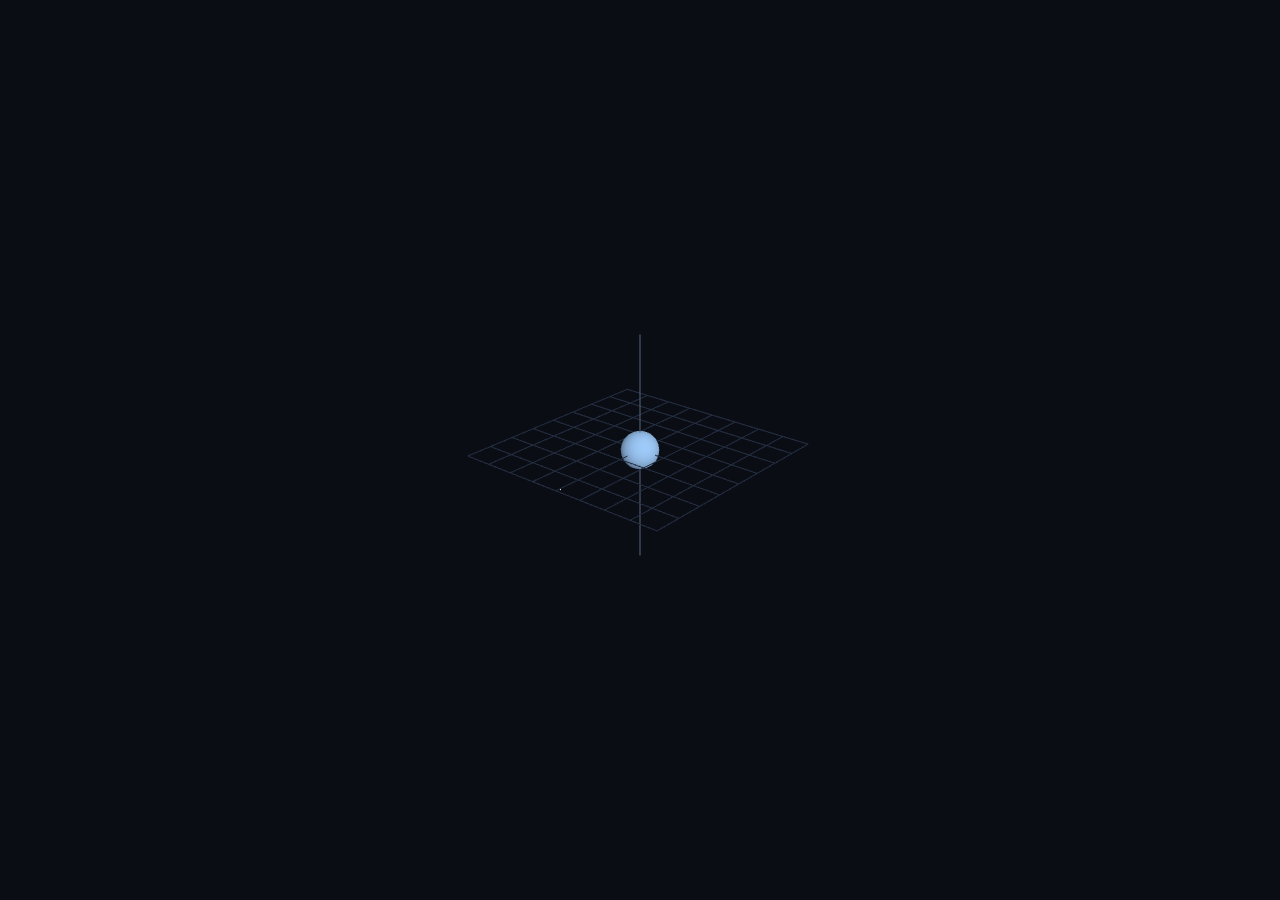
<file: task3.html>
<!DOCTYPE html>
<html lang="ko">
<head>
<meta charset="utf-8">
<meta name="viewport" content="width=device-width, initial-scale=1">
<title>나만의 태양계 — 2주차 변환</title>
<style>
  html, body { margin: 0; height: 100%; overflow: hidden; background: #0a0d14; }
  canvas { display: block; width: 100vw; height: 100vh; touch-action: none; }
  #msg { position: fixed; inset: 0; display: grid; place-items: center;
         color: #e7ecf3; font: 15px/1.6 system-ui, sans-serif; padding: 2rem; text-align: center; }
  /* id 선택자가 브라우저 기본 [hidden] 규칙을 이기므로 여기서 다시 감춰 준다.
     이걸 빠뜨리면 보이지 않는 오버레이가 캔버스를 덮어 마우스가 먹지 않는다. */
  #msg[hidden] { display: none; }
</style>
</head>
<body>
<canvas id="cv"></canvas>
<div id="msg" hidden></div>

<script>
/* ============================================================================
   나만의 태양계 — 2주차 「변환 실습」에서 내보낸 코드
   ----------------------------------------------------------------------------
   이 파일은 실습 도구에서 직접 넣은 변환 값을 그대로 코드로 옮긴 것입니다.
   조작 UI 는 없고, 시간 t 가 자동으로 흘러가며 장면이 움직입니다.

   [읽는 순서]
     1. 내가 설계한 변환   ← 실습에서 입력한 값이 여기에 있습니다. 먼저 여기를 보세요
     2. 4x4 행렬 계산      ← 1번이 쓰는 도구
     3. 메시 만들기        ← 구와 인공위성 모양
     4. 셰이더            ← GPU 에게 주는 프로그램 (3주차에 배웁니다)
     5. 그리기 루프        ← 매 프레임 t 를 늘리고 다시 그린다

   [내 저장소에 올리기]
     이 파일을 저장소의 week2 폴더에 넣고 commit + push 하세요.
     GitHub Pages 를 켜 두었다면 아래 주소로 바로 열립니다.
       https://<username>.github.io/<저장소이름>/week2/task.html

   [조작]
     마우스 드래그 - 시점 회전 / 휠 - 확대 축소
   ============================================================================ */
'use strict';

/* ══════════════════════════════════════════════════════════════════════════
   1. 내가 설계한 변환
   ──────────────────────────────────────────────────────────────────────────
   각 함수는 시간 t 를 받아 그 물체의 4x4 모델 행렬을 돌려줍니다.
   실습 도구에서 위에서 아래로 놓았던 행렬을 순서대로 오른쪽에 곱합니다.
   즉 M = M1 · M2 · M3 이고, 정점에는 오른쪽 것부터 적용됩니다.
   ══════════════════════════════════════════════════════════════════════════ */

/* 도(degree)를 라디안으로 바꿉니다. 실습 도구의 deg() 와 같습니다. */
const deg = d => d * Math.PI / 180;

/* 지구 — 실습 도구에서 놓은 순서 그대로입니다 */
function earthMatrix(t) {
  let M = M4.identity(M4.create());
  M = M4.scale(M, M, [0.025, 0.025, 0.025]);   // 크기(균등) 0.025배
  M = M4.scale(M, M, [6.371, 6.371, 6.371]);   // 크기(균등) 6.371배
  return M;
}

/* 달 — 실습 도구에서 놓은 순서 그대로입니다 */
function moonMatrix(t) {
  let M = M4.identity(M4.create());
  M = M4.scale(M, M, [0.0025, 0.0025, 0.0025]);   // 크기(균등) 0.0025배
  M = M4.rotateZ(M, M, deg(t));   // 회전 Rz(t도)
  M = M4.translate(M, M, [384.4, 0, 0]);   // 이동 T(384.4, 0, 0)
  M = M4.scale(M, M, [1.737, 1.737, 1.737]);   // 크기(균등) 1.737배
  M = M4.rotateZ(M, M, deg(180));   // 회전 Rz(180도)
  return M;
}

/* 인공위성 — 실습 도구에서 놓은 순서 그대로입니다 */
function satelliteMatrix(t) {
  let M = M4.identity(M4.create());
  M = M4.scale(M, M, [0.025, 0.025, 0.025]);   // 크기(균등) 0.025배
  M = M4.rotateX(M, M, deg(7));   // 회전 Rx(7도)
  M = M4.rotateY(M, M, deg(t * 450));   // 회전 Ry(t*450도)
  M = M4.translate(M, M, [6.842, 0, 0]);   // 이동 T(6.842, 0, 0)
  M = M4.scale(M, M, [0.00003, 0.00003, 0.00003]);   // 크기(균등) 0.00003배
  M = M4.rotateZ(M, M, deg(180));   // 회전 Rz(180도)
  return M;
}


/* 축의 표시 범위 — 실습 도구의 「축 범위」 값입니다. */
const RANGE = { x: 1, y: 1, z: 1 };

/* 물체 목록 — 색과 모양, 그리고 위에서 정의한 변환 함수를 묶습니다. */
const OBJECTS = [
  { name: '지구', color: [0.35, 0.60, 0.95], shape: 'sphere', matrix: earthMatrix },
  { name: '달', color: [0.78, 0.78, 0.82], shape: 'sphere', matrix: moonMatrix },
  { name: '인공위성', color: [0.95, 0.72, 0.35], shape: 'satellite', matrix: satelliteMatrix },
];

/* 시간이 흐르는 속도와 되돌아가는 지점 (실습 도구와 같은 규칙) */
const T_SPEED = 0.5;
const T_MAX = 20;

/* ══════════════════════════════════════════════════════════════════════════
   2. 4x4 행렬 계산
   ──────────────────────────────────────────────────────────────────────────
   WebGL 은 행렬을 "열 우선(column-major)" 으로 받습니다.
   즉 배열의 앞 4개가 1열, 다음 4개가 2열입니다. m[12], m[13], m[14] 가 이동 성분입니다.
   ══════════════════════════════════════════════════════════════════════════ */
const M4 = {
  create: () => new Float32Array([1,0,0,0, 0,1,0,0, 0,0,1,0, 0,0,0,1]),
  identity: o => { o.set([1,0,0,0, 0,1,0,0, 0,0,1,0, 0,0,0,1]); return o; },

  /* o = a · b */
  multiply: (o, a, b) => {
    const r = new Float32Array(16);
    for (let c = 0; c < 4; c++)
      for (let row = 0; row < 4; row++) {
        let s = 0;
        for (let k = 0; k < 4; k++) s += a[k*4 + row] * b[c*4 + k];
        r[c*4 + row] = s;
      }
    o.set(r); return o;
  },

  translate: (o, a, v) => {
    const t = M4.identity(M4.create());
    t[12] = v[0]; t[13] = v[1]; t[14] = v[2];
    return M4.multiply(o, a, t);
  },
  scale: (o, a, v) => {
    const t = M4.identity(M4.create());
    t[0] = v[0]; t[5] = v[1]; t[10] = v[2];
    return M4.multiply(o, a, t);
  },
  rotateX: (o, a, r) => {
    const t = M4.identity(M4.create()), c = Math.cos(r), s = Math.sin(r);
    t[5] = c; t[6] = s; t[9] = -s; t[10] = c;
    return M4.multiply(o, a, t);
  },
  rotateY: (o, a, r) => {
    const t = M4.identity(M4.create()), c = Math.cos(r), s = Math.sin(r);
    t[0] = c; t[2] = -s; t[8] = s; t[10] = c;
    return M4.multiply(o, a, t);
  },
  rotateZ: (o, a, r) => {
    const t = M4.identity(M4.create()), c = Math.cos(r), s = Math.sin(r);
    t[0] = c; t[1] = s; t[4] = -s; t[5] = c;
    return M4.multiply(o, a, t);
  },

  /* 카메라 행렬 — eye 에서 center 를 바라본다 (4주차에 배웁니다) */
  lookAt: (o, eye, center, up) => {
    let zx = eye[0]-center[0], zy = eye[1]-center[1], zz = eye[2]-center[2];
    const zl = Math.hypot(zx, zy, zz) || 1; zx/=zl; zy/=zl; zz/=zl;
    let xx = up[1]*zz - up[2]*zy, xy = up[2]*zx - up[0]*zz, xz = up[0]*zy - up[1]*zx;
    const xl = Math.hypot(xx, xy, xz) || 1; xx/=xl; xy/=xl; xz/=xl;
    const yx = zy*xz - zz*xy, yy = zz*xx - zx*xz, yz = zx*xy - zy*xx;
    o.set([xx,yx,zx,0, xy,yy,zy,0, xz,yz,zz,0,
           -(xx*eye[0]+xy*eye[1]+xz*eye[2]),
           -(yx*eye[0]+yy*eye[1]+yz*eye[2]),
           -(zx*eye[0]+zy*eye[1]+zz*eye[2]), 1]);
    return o;
  },

  /* 원근 투영 행렬 (4주차에 배웁니다) */
  perspective: (o, fovy, aspect, near, far) => {
    const f = 1 / Math.tan(fovy/2), nf = 1 / (near - far);
    o.set([f/aspect,0,0,0, 0,f,0,0, 0,0,(far+near)*nf,-1, 0,0,2*far*near*nf,0]);
    return o;
  },

  /* 법선 행렬 = transpose(inverse(M)) 의 좌상단 3x3 (5주차 조명에서 씁니다) */
  normalFrom: m => {
    const a00=m[0],a01=m[1],a02=m[2], a10=m[4],a11=m[5],a12=m[6], a20=m[8],a21=m[9],a22=m[10];
    const b01 = a22*a11 - a12*a21, b11 = -a22*a10 + a12*a20, b21 = a21*a10 - a11*a20;
    let det = a00*b01 + a01*b11 + a02*b21;
    if (!det) return new Float32Array([1,0,0, 0,1,0, 0,0,1]);
    det = 1 / det;
    return new Float32Array([
      b01*det, (-a22*a01 + a02*a21)*det, ( a12*a01 - a02*a11)*det,
      b11*det, ( a22*a00 - a02*a20)*det, (-a12*a00 + a02*a10)*det,
      b21*det, (-a21*a00 + a01*a20)*det, ( a11*a00 - a01*a10)*det,
    ]);
  },
};

/* ══════════════════════════════════════════════════════════════════════════
   3. 메시 만들기 — 회전체
   ──────────────────────────────────────────────────────────────────────────
   (반지름, 높이) 점들을 y 축 둘레로 돌려서 삼각형을 만듭니다. 4주차에 자세히 배웁니다.
   ══════════════════════════════════════════════════════════════════════════ */
function revolution(profile, seg) {
  const pos = [], nrm = [], idx = [], rows = profile.length;
  for (let i = 0; i < rows; i++) {
    const r = profile[i][0], y = profile[i][1];
    const pp = profile[Math.max(i-1, 0)], pn = profile[Math.min(i+1, rows-1)];
    // 접선 (dr, dy) 를 +90도 돌린 (-dy, dr) 이 바깥을 향하는 법선이다
    const dr = pn[0]-pp[0], dy = pn[1]-pp[1];
    const nl = Math.hypot(dr, dy) || 1;
    const nr = -dy/nl, ny = dr/nl;
    for (let j = 0; j <= seg; j++) {
      const a = (j/seg) * Math.PI * 2, c = Math.cos(a), s = Math.sin(a);
      pos.push(r*c, y, r*s);
      nrm.push(nr*c, ny, nr*s);
    }
  }
  const stride = seg + 1;
  for (let i = 0; i < rows-1; i++)
    for (let j = 0; j < seg; j++) {
      const a = i*stride + j, b = a + stride;
      idx.push(a, b, a+1, a+1, b, b+1);
    }
  return { pos: new Float32Array(pos), nrm: new Float32Array(nrm), idx: new Uint16Array(idx) };
}

/* 구의 옆모습 — 반원 */
const sphereProfile = (R, steps) => {
  const p = [];
  for (let i = 0; i <= steps; i++) {
    const phi = Math.PI * (i/steps);
    p.push([R*Math.sin(phi), R*Math.cos(phi)]);
  }
  return p;
};
/* 원기둥의 옆모습 */
const cylinderProfile = (R, H) => [[0, H/2], [R, H/2], [R, -H/2], [0, -H/2]];

/* ══════════════════════════════════════════════════════════════════════════
   4. WebGL 준비와 셰이더
   ══════════════════════════════════════════════════════════════════════════ */
const cv = document.getElementById('cv');
const gl = cv.getContext('webgl2');
if (!gl) {
  const m = document.getElementById('msg');
  m.hidden = false;
  m.textContent = '이 브라우저에서는 WebGL2 를 쓸 수 없습니다. 최신 Chrome 또는 Edge 로 열어 주세요.';
  throw new Error('no webgl2');
}

/* 정점 셰이더 — 정점 하나하나에 대해 실행됩니다 */
const VS = `#version 300 es
layout(location=0) in vec3 aPos;
layout(location=1) in vec3 aNormal;
uniform mat4 uM, uVP;
uniform mat3 uN;
out vec3 vN;
void main(){
  vN = uN * aNormal;
  gl_Position = uVP * uM * vec4(aPos, 1.0);   // 여기가 M · v 입니다
}`;

/* 프래그먼트 셰이더 — 픽셀 하나하나에 대해 실행됩니다 */
const FS = `#version 300 es
precision highp float;
in vec3 vN;
uniform vec3 uColor;
out vec4 o;
void main(){
  float d = max(dot(normalize(vN), normalize(vec3(0.5, 0.8, 0.6))), 0.0);
  o = vec4(pow(uColor * (0.28 + 0.72*d), vec3(1.0/2.2)), 1.0);
}`;

/* 선(축과 격자)용 셰이더 */
const VSL = `#version 300 es
layout(location=0) in vec3 aPos;
uniform mat4 uVP, uM;
void main(){ gl_Position = uVP * uM * vec4(aPos, 1.0); }`;
const FSL = `#version 300 es
precision highp float;
uniform vec3 uColor;
out vec4 o;
void main(){ o = vec4(uColor, 1.0); }`;

function compile(type, src) {
  const s = gl.createShader(type);
  gl.shaderSource(s, src.trim());
  gl.compileShader(s);
  if (!gl.getShaderParameter(s, gl.COMPILE_STATUS)) throw new Error(gl.getShaderInfoLog(s));
  return s;
}
function program(vs, fs) {
  const p = gl.createProgram();
  gl.attachShader(p, compile(gl.VERTEX_SHADER, vs));
  gl.attachShader(p, compile(gl.FRAGMENT_SHADER, fs));
  gl.linkProgram(p);
  if (!gl.getProgramParameter(p, gl.LINK_STATUS)) throw new Error(gl.getProgramInfoLog(p));
  return p;
}
function uniforms(p, names) {
  const u = {};
  for (const n of names) u[n] = gl.getUniformLocation(p, n);
  return u;
}
function upload(m) {
  const vao = gl.createVertexArray();
  gl.bindVertexArray(vao);
  [['pos', 3, 0], ['nrm', 3, 1]].forEach(([key, size, loc]) => {
    if (!m[key]) return;
    const b = gl.createBuffer();
    gl.bindBuffer(gl.ARRAY_BUFFER, b);
    gl.bufferData(gl.ARRAY_BUFFER, m[key], gl.STATIC_DRAW);
    gl.enableVertexAttribArray(loc);
    gl.vertexAttribPointer(loc, size, gl.FLOAT, false, 0, 0);
  });
  const ib = gl.createBuffer();
  gl.bindBuffer(gl.ELEMENT_ARRAY_BUFFER, ib);
  gl.bufferData(gl.ELEMENT_ARRAY_BUFFER, m.idx, gl.STATIC_DRAW);
  gl.bindVertexArray(null);
  return { vao, count: m.idx.length };
}

const prog = program(VS, FS);
const U = uniforms(prog, ['uM', 'uVP', 'uN', 'uColor']);
const progL = program(VSL, FSL);
const UL = uniforms(progL, ['uM', 'uVP', 'uColor']);

const MESH = {
  sphere: upload(revolution(sphereProfile(1, 18), 28)),
  satBody: upload(revolution(cylinderProfile(0.6, 1.2), 12)),
  satPanel: upload({
    pos: new Float32Array([ 0.6,-1.6,-0.06, 2.6,-1.6,-0.06, 2.6,1.6,-0.06, 0.6,1.6,-0.06,
                            0.6,-1.6, 0.06, 2.6,-1.6, 0.06, 2.6,1.6, 0.06, 0.6,1.6, 0.06,
                           -0.6,-1.6,-0.06,-2.6,-1.6,-0.06,-2.6,1.6,-0.06,-0.6,1.6,-0.06,
                           -0.6,-1.6, 0.06,-2.6,-1.6, 0.06,-2.6,1.6, 0.06,-0.6,1.6, 0.06 ]),
    nrm: new Float32Array([ 0,0,-1, 0,0,-1, 0,0,-1, 0,0,-1,  0,0,1, 0,0,1, 0,0,1, 0,0,1,
                            0,0,-1, 0,0,-1, 0,0,-1, 0,0,-1,  0,0,1, 0,0,1, 0,0,1, 0,0,1 ]),
    idx: new Uint16Array([0,1,2,0,2,3, 4,6,5,4,7,6, 8,9,10,8,10,11, 12,14,13,12,15,14]),
  }),
};

/* 축과 격자용 선 버퍼 */
function lineBuf(cap) {
  const vao = gl.createVertexArray();
  gl.bindVertexArray(vao);
  const buf = gl.createBuffer();
  gl.bindBuffer(gl.ARRAY_BUFFER, buf);
  gl.bufferData(gl.ARRAY_BUFFER, cap*12, gl.DYNAMIC_DRAW);
  gl.enableVertexAttribArray(0);
  gl.vertexAttribPointer(0, 3, gl.FLOAT, false, 0, 0);
  gl.bindVertexArray(null);
  return { vao, buf, data: new Float32Array(cap*3), n: 0 };
}
function putLines(L, n) {
  gl.bindBuffer(gl.ARRAY_BUFFER, L.buf);
  gl.bufferSubData(gl.ARRAY_BUFFER, 0, L.data.subarray(0, n*3));
  L.n = n;
}
const IDENT = M4.identity(M4.create());
function drawLines(L, color, vp, m) {
  if (!L.n) return;
  gl.useProgram(progL);
  gl.uniformMatrix4fv(UL.uVP, false, vp);
  gl.uniformMatrix4fv(UL.uM, false, m || IDENT);
  gl.uniform3fv(UL.uColor, color);
  gl.bindVertexArray(L.vao);
  gl.drawArrays(gl.LINES, 0, L.n);
  gl.bindVertexArray(null);
}
const gridBuf = lineBuf(400), axesBuf = lineBuf(24);

/* ══════════════════════════════════════════════════════════════════════════
   5. 카메라 — 마우스로 돌려 보기
   ══════════════════════════════════════════════════════════════════════════ */
const cam = { yaw: 0.7, pitch: 0.42, dist: 9 };
let dragging = false, px = 0, py = 0;

cv.addEventListener('pointerdown', e => {
  dragging = true; px = e.clientX; py = e.clientY;
  cv.setPointerCapture(e.pointerId);            // 캔버스 밖으로 나가도 계속 따라온다
});
cv.addEventListener('pointermove', e => {
  if (!dragging) return;
  const k = Math.PI * 2 / cv.clientHeight;      // 화면 높이만큼 끌면 한 바퀴
  cam.yaw -= (e.clientX - px) * k;
  cam.pitch += (e.clientY - py) * k;
  cam.pitch = Math.max(-1.5, Math.min(1.5, cam.pitch));
  px = e.clientX; py = e.clientY;
});
const endDrag = e => { dragging = false; if (cv.hasPointerCapture(e.pointerId)) cv.releasePointerCapture(e.pointerId); };
cv.addEventListener('pointerup', endDrag);
cv.addEventListener('pointercancel', endDrag);
cv.addEventListener('wheel', e => {
  e.preventDefault();
  cam.dist = Math.max(0.5, Math.min(200, cam.dist * Math.exp(e.deltaY * 0.001)));
}, { passive: false });

/* z 축이 위인 좌표계입니다 (실습 도구와 같습니다) */
function cameraEye() {
  const cp = Math.cos(cam.pitch);
  return [cam.dist * cp * Math.cos(cam.yaw),
          cam.dist * cp * Math.sin(cam.yaw),
          cam.dist * Math.sin(cam.pitch)];
}

/* ══════════════════════════════════════════════════════════════════════════
   6. 그리기 루프 — 매 프레임 t 를 늘리고 다시 그린다
   ══════════════════════════════════════════════════════════════════════════ */
const vp = M4.create(), view = M4.create(), proj = M4.create();
let t = 0, last = performance.now();

function frame(now) {
  const dt = Math.min(0.05, (now - last) / 1000);
  last = now;

  // 시간 자동 증가 — T_MAX 에 닿으면 처음으로 되돌아간다
  t += dt * T_SPEED;
  if (t >= T_MAX) t = 0;

  // 캔버스 크기를 화면에 맞춘다
  const dpr = window.devicePixelRatio || 1;
  const w = Math.floor(cv.clientWidth * dpr), h = Math.floor(cv.clientHeight * dpr);
  if (cv.width !== w || cv.height !== h) { cv.width = w; cv.height = h; }
  gl.viewport(0, 0, cv.width, cv.height);

  gl.enable(gl.DEPTH_TEST);
  gl.clearColor(0.04, 0.05, 0.08, 1);
  gl.clear(gl.COLOR_BUFFER_BIT | gl.DEPTH_BUFFER_BIT);

  const rx = RANGE.x, ry = RANGE.y, rz = RANGE.z;
  const R = Math.max(rx, ry, rz);

  // 뷰 · 투영 행렬
  M4.lookAt(view, cameraEye(), [0,0,0], [0,0,1]);
  M4.perspective(proj, Math.PI/4, cv.width/cv.height, R*0.002, R*60);
  M4.multiply(vp, proj, view);

  // 격자와 축
  let k = 0;
  for (let i = 0; i <= 8; i++) {
    const u = -1 + 2*i/8;
    gridBuf.data.set([u*rx,-ry,0, u*rx,ry,0, -rx,u*ry,0, rx,u*ry,0], k);
    k += 12;
  }
  putLines(gridBuf, k/3);
  drawLines(gridBuf, [0.14,0.18,0.26], vp);
  axesBuf.data.set([-rx,0,0, rx,0,0,  0,-ry,0, 0,ry,0,  0,0,-rz, 0,0,rz]);
  putLines(axesBuf, 6);
  drawLines(axesBuf, [0.34,0.40,0.50], vp);

  // 물체 — 여기서 1번에서 만든 변환 함수를 부릅니다
  gl.useProgram(prog);
  gl.uniformMatrix4fv(U.uVP, false, vp);
  for (const o of OBJECTS) {
    const M = o.matrix(t);                       // ← 내가 설계한 변환
    gl.uniformMatrix4fv(U.uM, false, M);
    gl.uniformMatrix3fv(U.uN, false, M4.normalFrom(M));
    gl.uniform3fv(U.uColor, o.color);
    if (o.shape === 'satellite') {
      gl.bindVertexArray(MESH.satBody.vao);
      gl.drawElements(gl.TRIANGLES, MESH.satBody.count, gl.UNSIGNED_SHORT, 0);
      gl.uniform3f(U.uColor, 0.28, 0.36, 0.62);
      gl.bindVertexArray(MESH.satPanel.vao);
      gl.drawElements(gl.TRIANGLES, MESH.satPanel.count, gl.UNSIGNED_SHORT, 0);
    } else {
      gl.bindVertexArray(MESH.sphere.vao);
      gl.drawElements(gl.TRIANGLES, MESH.sphere.count, gl.UNSIGNED_SHORT, 0);
    }
  }
  gl.bindVertexArray(null);

  requestAnimationFrame(frame);
}
requestAnimationFrame(frame);
</script>
</body>
</html>
</file>
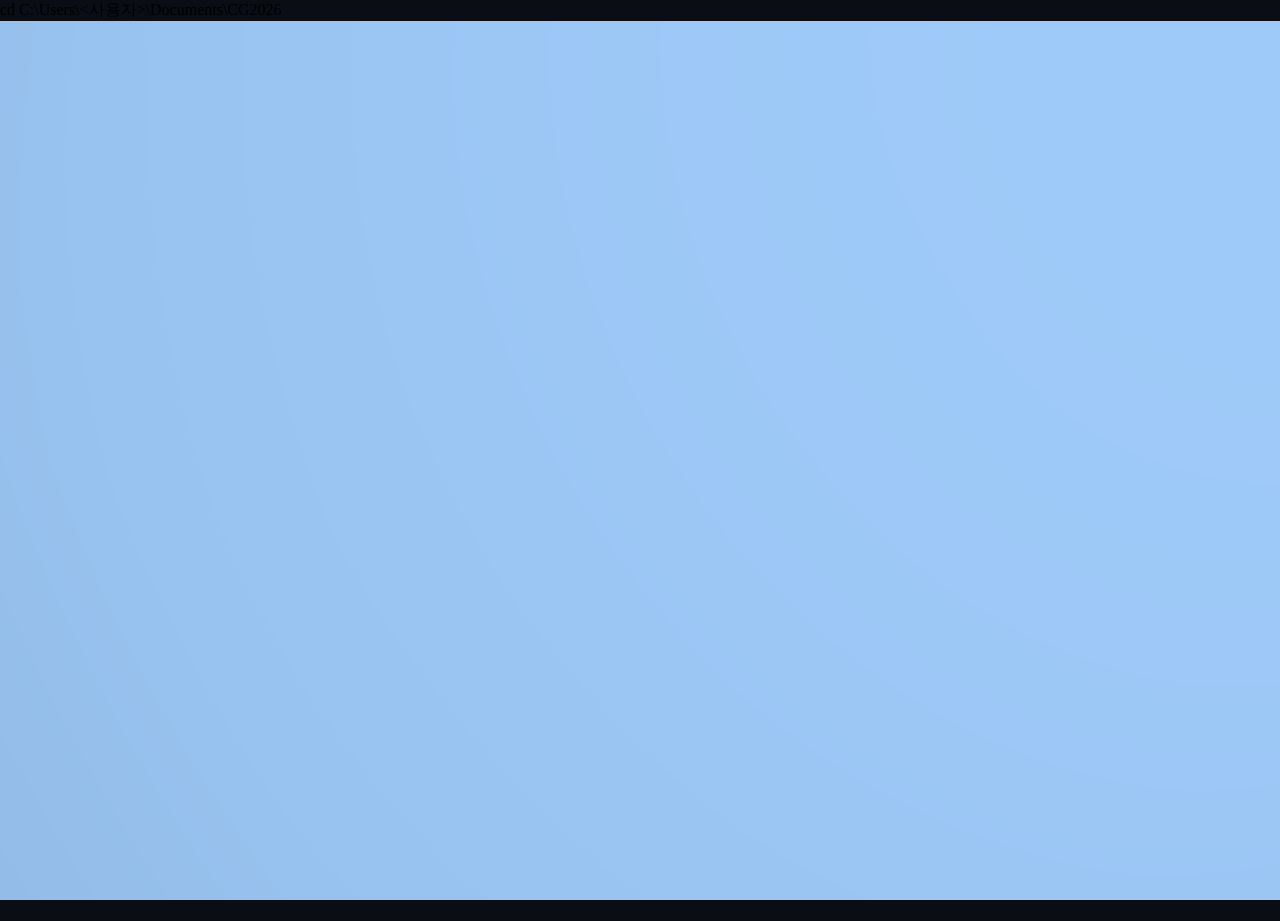
<file: week2/task1.html>
cd C:\Users\<사용자>\Documents\CG2026<!DOCTYPE html>
<html lang="ko">
<head>
<meta charset="utf-8">
<meta name="viewport" content="width=device-width, initial-scale=1">
<title>나만의 태양계 — 2주차 변환</title>
<style>
  html, body { margin: 0; height: 100%; overflow: hidden; background: #0a0d14; }
  canvas { display: block; width: 100vw; height: 100vh; touch-action: none; }
  #msg { position: fixed; inset: 0; display: grid; place-items: center;
         color: #e7ecf3; font: 15px/1.6 system-ui, sans-serif; padding: 2rem; text-align: center; }
  /* id 선택자가 브라우저 기본 [hidden] 규칙을 이기므로 여기서 다시 감춰 준다.
     이걸 빠뜨리면 보이지 않는 오버레이가 캔버스를 덮어 마우스가 먹지 않는다. */
  #msg[hidden] { display: none; }
</style>
</head>
<body>
<canvas id="cv"></canvas>
<div id="msg" hidden></div>

<script>
/* ============================================================================
   나만의 태양계 — 2주차 「변환 실습」에서 내보낸 코드
   ----------------------------------------------------------------------------
   이 파일은 실습 도구에서 직접 넣은 변환 값을 그대로 코드로 옮긴 것입니다.
   조작 UI 는 없고, 시간 t 가 자동으로 흘러가며 장면이 움직입니다.

   [읽는 순서]
     1. 내가 설계한 변환   ← 실습에서 입력한 값이 여기에 있습니다. 먼저 여기를 보세요
     2. 4x4 행렬 계산      ← 1번이 쓰는 도구
     3. 메시 만들기        ← 구와 인공위성 모양
     4. 셰이더            ← GPU 에게 주는 프로그램 (3주차에 배웁니다)
     5. 그리기 루프        ← 매 프레임 t 를 늘리고 다시 그린다

   [내 저장소에 올리기]
     이 파일을 저장소의 week2 폴더에 넣고 commit + push 하세요.
     GitHub Pages 를 켜 두었다면 아래 주소로 바로 열립니다.
       https://<username>.github.io/<저장소이름>/week2/task.html

   [조작]
     마우스 드래그 - 시점 회전 / 휠 - 확대 축소
   ============================================================================ */
'use strict';

/* ══════════════════════════════════════════════════════════════════════════
   1. 내가 설계한 변환
   ──────────────────────────────────────────────────────────────────────────
   각 함수는 시간 t 를 받아 그 물체의 4x4 모델 행렬을 돌려줍니다.
   실습 도구에서 위에서 아래로 놓았던 행렬을 순서대로 오른쪽에 곱합니다.
   즉 M = M1 · M2 · M3 이고, 정점에는 오른쪽 것부터 적용됩니다.
   ══════════════════════════════════════════════════════════════════════════ */

/* 도(degree)를 라디안으로 바꿉니다. 실습 도구의 deg() 와 같습니다. */
const deg = d => d * Math.PI / 180;

/* 지구 — 실습 도구에서 놓은 순서 그대로입니다 */
function earthMatrix(t) {
  let M = M4.identity(M4.create());
  M = M4.scale(M, M, [6.371, 6.371, 6.371]);   // 크기(균등) 6.371배
  return M;
}

/* 달 — 실습 도구에서 놓은 순서 그대로입니다 */
function moonMatrix(t) {
  let M = M4.identity(M4.create());
  M = M4.rotateZ(M, M, deg(t / 30));   // 회전 Rz(t도)
  M = M4.translate(M, M, [384.4, 0, 0]);   // 이동 T(384.4, 0, 0)
  M = M4.scale(M, M, [1.737, 1.737, 1.737]);   // 크기(균등) 1.737배
  M = M4.rotateZ(M, M, deg(180));   // 회전 Rz(180도)
  return M;
}

/* 인공위성 — 실습 도구에서 놓은 순서 그대로입니다 */
function satelliteMatrix(t) {
  let M = M4.identity(M4.create());
  M = M4.rotateX(M, M, deg(7));   // 회전 Rx(7도)
  M = M4.rotateY(M, M, deg(t * 15));   // 회전 Ry(t*450도)
  M = M4.translate(M, M, [6.842, 0, 0]);   // 이동 T(6.842, 0, 0)
  M = M4.scale(M, M, [0.00003, 0.00003, 0.00003]);   // 크기(균등) 0.00003배
  M = M4.rotateZ(M, M, deg(180));   // 회전 Rz(180도)
  return M;
}


/* 축의 표시 범위 — 실습 도구의 「축 범위」 값입니다. */
const RANGE = { x: 400, y: 400, z: 400 };

/* 물체 목록 — 색과 모양, 그리고 위에서 정의한 변환 함수를 묶습니다. */
const OBJECTS = [
  { name: '지구', color: [0.35, 0.60, 0.95], shape: 'sphere', matrix: earthMatrix },
  { name: '달', color: [0.78, 0.78, 0.82], shape: 'sphere', matrix: moonMatrix },
  { name: '인공위성', color: [0.95, 0.72, 0.35], shape: 'satellite', matrix: satelliteMatrix },
];

/* 시간이 흐르는 속도와 되돌아가는 지점 (실습 도구와 같은 규칙) */
const T_SPEED = 0.5;
const T_MAX = 20;

/* ══════════════════════════════════════════════════════════════════════════
   2. 4x4 행렬 계산
   ──────────────────────────────────────────────────────────────────────────
   WebGL 은 행렬을 "열 우선(column-major)" 으로 받습니다.
   즉 배열의 앞 4개가 1열, 다음 4개가 2열입니다. m[12], m[13], m[14] 가 이동 성분입니다.
   ══════════════════════════════════════════════════════════════════════════ */
const M4 = {
  create: () => new Float32Array([1,0,0,0, 0,1,0,0, 0,0,1,0, 0,0,0,1]),
  identity: o => { o.set([1,0,0,0, 0,1,0,0, 0,0,1,0, 0,0,0,1]); return o; },

  /* o = a · b */
  multiply: (o, a, b) => {
    const r = new Float32Array(16);
    for (let c = 0; c < 4; c++)
      for (let row = 0; row < 4; row++) {
        let s = 0;
        for (let k = 0; k < 4; k++) s += a[k*4 + row] * b[c*4 + k];
        r[c*4 + row] = s;
      }
    o.set(r); return o;
  },

  translate: (o, a, v) => {
    const t = M4.identity(M4.create());
    t[12] = v[0]; t[13] = v[1]; t[14] = v[2];
    return M4.multiply(o, a, t);
  },
  scale: (o, a, v) => {
    const t = M4.identity(M4.create());
    t[0] = v[0]; t[5] = v[1]; t[10] = v[2];
    return M4.multiply(o, a, t);
  },
  rotateX: (o, a, r) => {
    const t = M4.identity(M4.create()), c = Math.cos(r), s = Math.sin(r);
    t[5] = c; t[6] = s; t[9] = -s; t[10] = c;
    return M4.multiply(o, a, t);
  },
  rotateY: (o, a, r) => {
    const t = M4.identity(M4.create()), c = Math.cos(r), s = Math.sin(r);
    t[0] = c; t[2] = -s; t[8] = s; t[10] = c;
    return M4.multiply(o, a, t);
  },
  rotateZ: (o, a, r) => {
    const t = M4.identity(M4.create()), c = Math.cos(r), s = Math.sin(r);
    t[0] = c; t[1] = s; t[4] = -s; t[5] = c;
    return M4.multiply(o, a, t);
  },

  /* 카메라 행렬 — eye 에서 center 를 바라본다 (4주차에 배웁니다) */
  lookAt: (o, eye, center, up) => {
    let zx = eye[0]-center[0], zy = eye[1]-center[1], zz = eye[2]-center[2];
    const zl = Math.hypot(zx, zy, zz) || 1; zx/=zl; zy/=zl; zz/=zl;
    let xx = up[1]*zz - up[2]*zy, xy = up[2]*zx - up[0]*zz, xz = up[0]*zy - up[1]*zx;
    const xl = Math.hypot(xx, xy, xz) || 1; xx/=xl; xy/=xl; xz/=xl;
    const yx = zy*xz - zz*xy, yy = zz*xx - zx*xz, yz = zx*xy - zy*xx;
    o.set([xx,yx,zx,0, xy,yy,zy,0, xz,yz,zz,0,
           -(xx*eye[0]+xy*eye[1]+xz*eye[2]),
           -(yx*eye[0]+yy*eye[1]+yz*eye[2]),
           -(zx*eye[0]+zy*eye[1]+zz*eye[2]), 1]);
    return o;
  },

  /* 원근 투영 행렬 (4주차에 배웁니다) */
  perspective: (o, fovy, aspect, near, far) => {
    const f = 1 / Math.tan(fovy/2), nf = 1 / (near - far);
    o.set([f/aspect,0,0,0, 0,f,0,0, 0,0,(far+near)*nf,-1, 0,0,2*far*near*nf,0]);
    return o;
  },

  /* 법선 행렬 = transpose(inverse(M)) 의 좌상단 3x3 (5주차 조명에서 씁니다) */
  normalFrom: m => {
    const a00=m[0],a01=m[1],a02=m[2], a10=m[4],a11=m[5],a12=m[6], a20=m[8],a21=m[9],a22=m[10];
    const b01 = a22*a11 - a12*a21, b11 = -a22*a10 + a12*a20, b21 = a21*a10 - a11*a20;
    let det = a00*b01 + a01*b11 + a02*b21;
    if (!det) return new Float32Array([1,0,0, 0,1,0, 0,0,1]);
    det = 1 / det;
    return new Float32Array([
      b01*det, (-a22*a01 + a02*a21)*det, ( a12*a01 - a02*a11)*det,
      b11*det, ( a22*a00 - a02*a20)*det, (-a12*a00 + a02*a10)*det,
      b21*det, (-a21*a00 + a01*a20)*det, ( a11*a00 - a01*a10)*det,
    ]);
  },
};

/* ══════════════════════════════════════════════════════════════════════════
   3. 메시 만들기 — 회전체
   ──────────────────────────────────────────────────────────────────────────
   (반지름, 높이) 점들을 y 축 둘레로 돌려서 삼각형을 만듭니다. 4주차에 자세히 배웁니다.
   ══════════════════════════════════════════════════════════════════════════ */
function revolution(profile, seg) {
  const pos = [], nrm = [], idx = [], rows = profile.length;
  for (let i = 0; i < rows; i++) {
    const r = profile[i][0], y = profile[i][1];
    const pp = profile[Math.max(i-1, 0)], pn = profile[Math.min(i+1, rows-1)];
    // 접선 (dr, dy) 를 +90도 돌린 (-dy, dr) 이 바깥을 향하는 법선이다
    const dr = pn[0]-pp[0], dy = pn[1]-pp[1];
    const nl = Math.hypot(dr, dy) || 1;
    const nr = -dy/nl, ny = dr/nl;
    for (let j = 0; j <= seg; j++) {
      const a = (j/seg) * Math.PI * 2, c = Math.cos(a), s = Math.sin(a);
      pos.push(r*c, y, r*s);
      nrm.push(nr*c, ny, nr*s);
    }
  }
  const stride = seg + 1;
  for (let i = 0; i < rows-1; i++)
    for (let j = 0; j < seg; j++) {
      const a = i*stride + j, b = a + stride;
      idx.push(a, b, a+1, a+1, b, b+1);
    }
  return { pos: new Float32Array(pos), nrm: new Float32Array(nrm), idx: new Uint16Array(idx) };
}

/* 구의 옆모습 — 반원 */
const sphereProfile = (R, steps) => {
  const p = [];
  for (let i = 0; i <= steps; i++) {
    const phi = Math.PI * (i/steps);
    p.push([R*Math.sin(phi), R*Math.cos(phi)]);
  }
  return p;
};
/* 원기둥의 옆모습 */
const cylinderProfile = (R, H) => [[0, H/2], [R, H/2], [R, -H/2], [0, -H/2]];

/* ══════════════════════════════════════════════════════════════════════════
   4. WebGL 준비와 셰이더
   ══════════════════════════════════════════════════════════════════════════ */
const cv = document.getElementById('cv');
const gl = cv.getContext('webgl2');
if (!gl) {
  const m = document.getElementById('msg');
  m.hidden = false;
  m.textContent = '이 브라우저에서는 WebGL2 를 쓸 수 없습니다. 최신 Chrome 또는 Edge 로 열어 주세요.';
  throw new Error('no webgl2');
}

/* 정점 셰이더 — 정점 하나하나에 대해 실행됩니다 */
const VS = `#version 300 es
layout(location=0) in vec3 aPos;
layout(location=1) in vec3 aNormal;
uniform mat4 uM, uVP;
uniform mat3 uN;
out vec3 vN;
void main(){
  vN = uN * aNormal;
  gl_Position = uVP * uM * vec4(aPos, 1.0);   // 여기가 M · v 입니다
}`;

/* 프래그먼트 셰이더 — 픽셀 하나하나에 대해 실행됩니다 */
const FS = `#version 300 es
precision highp float;
in vec3 vN;
uniform vec3 uColor;
out vec4 o;
void main(){
  float d = max(dot(normalize(vN), normalize(vec3(0.5, 0.8, 0.6))), 0.0);
  o = vec4(pow(uColor * (0.28 + 0.72*d), vec3(1.0/2.2)), 1.0);
}`;

/* 선(축과 격자)용 셰이더 */
const VSL = `#version 300 es
layout(location=0) in vec3 aPos;
uniform mat4 uVP, uM;
void main(){ gl_Position = uVP * uM * vec4(aPos, 1.0); }`;
const FSL = `#version 300 es
precision highp float;
uniform vec3 uColor;
out vec4 o;
void main(){ o = vec4(uColor, 1.0); }`;

function compile(type, src) {
  const s = gl.createShader(type);
  gl.shaderSource(s, src.trim());
  gl.compileShader(s);
  if (!gl.getShaderParameter(s, gl.COMPILE_STATUS)) throw new Error(gl.getShaderInfoLog(s));
  return s;
}
function program(vs, fs) {
  const p = gl.createProgram();
  gl.attachShader(p, compile(gl.VERTEX_SHADER, vs));
  gl.attachShader(p, compile(gl.FRAGMENT_SHADER, fs));
  gl.linkProgram(p);
  if (!gl.getProgramParameter(p, gl.LINK_STATUS)) throw new Error(gl.getProgramInfoLog(p));
  return p;
}
function uniforms(p, names) {
  const u = {};
  for (const n of names) u[n] = gl.getUniformLocation(p, n);
  return u;
}
function upload(m) {
  const vao = gl.createVertexArray();
  gl.bindVertexArray(vao);
  [['pos', 3, 0], ['nrm', 3, 1]].forEach(([key, size, loc]) => {
    if (!m[key]) return;
    const b = gl.createBuffer();
    gl.bindBuffer(gl.ARRAY_BUFFER, b);
    gl.bufferData(gl.ARRAY_BUFFER, m[key], gl.STATIC_DRAW);
    gl.enableVertexAttribArray(loc);
    gl.vertexAttribPointer(loc, size, gl.FLOAT, false, 0, 0);
  });
  const ib = gl.createBuffer();
  gl.bindBuffer(gl.ELEMENT_ARRAY_BUFFER, ib);
  gl.bufferData(gl.ELEMENT_ARRAY_BUFFER, m.idx, gl.STATIC_DRAW);
  gl.bindVertexArray(null);
  return { vao, count: m.idx.length };
}

const prog = program(VS, FS);
const U = uniforms(prog, ['uM', 'uVP', 'uN', 'uColor']);
const progL = program(VSL, FSL);
const UL = uniforms(progL, ['uM', 'uVP', 'uColor']);

const MESH = {
  sphere: upload(revolution(sphereProfile(1, 18), 28)),
  satBody: upload(revolution(cylinderProfile(0.6, 1.2), 12)),
  satPanel: upload({
    pos: new Float32Array([ 0.6,-1.6,-0.06, 2.6,-1.6,-0.06, 2.6,1.6,-0.06, 0.6,1.6,-0.06,
                            0.6,-1.6, 0.06, 2.6,-1.6, 0.06, 2.6,1.6, 0.06, 0.6,1.6, 0.06,
                           -0.6,-1.6,-0.06,-2.6,-1.6,-0.06,-2.6,1.6,-0.06,-0.6,1.6,-0.06,
                           -0.6,-1.6, 0.06,-2.6,-1.6, 0.06,-2.6,1.6, 0.06,-0.6,1.6, 0.06 ]),
    nrm: new Float32Array([ 0,0,-1, 0,0,-1, 0,0,-1, 0,0,-1,  0,0,1, 0,0,1, 0,0,1, 0,0,1,
                            0,0,-1, 0,0,-1, 0,0,-1, 0,0,-1,  0,0,1, 0,0,1, 0,0,1, 0,0,1 ]),
    idx: new Uint16Array([0,1,2,0,2,3, 4,6,5,4,7,6, 8,9,10,8,10,11, 12,14,13,12,15,14]),
  }),
};

/* 축과 격자용 선 버퍼 */
function lineBuf(cap) {
  const vao = gl.createVertexArray();
  gl.bindVertexArray(vao);
  const buf = gl.createBuffer();
  gl.bindBuffer(gl.ARRAY_BUFFER, buf);
  gl.bufferData(gl.ARRAY_BUFFER, cap*12, gl.DYNAMIC_DRAW);
  gl.enableVertexAttribArray(0);
  gl.vertexAttribPointer(0, 3, gl.FLOAT, false, 0, 0);
  gl.bindVertexArray(null);
  return { vao, buf, data: new Float32Array(cap*3), n: 0 };
}
function putLines(L, n) {
  gl.bindBuffer(gl.ARRAY_BUFFER, L.buf);
  gl.bufferSubData(gl.ARRAY_BUFFER, 0, L.data.subarray(0, n*3));
  L.n = n;
}
const IDENT = M4.identity(M4.create());
function drawLines(L, color, vp, m) {
  if (!L.n) return;
  gl.useProgram(progL);
  gl.uniformMatrix4fv(UL.uVP, false, vp);
  gl.uniformMatrix4fv(UL.uM, false, m || IDENT);
  gl.uniform3fv(UL.uColor, color);
  gl.bindVertexArray(L.vao);
  gl.drawArrays(gl.LINES, 0, L.n);
  gl.bindVertexArray(null);
}
const gridBuf = lineBuf(400), axesBuf = lineBuf(24);

/* ══════════════════════════════════════════════════════════════════════════
   5. 카메라 — 마우스로 돌려 보기
   ══════════════════════════════════════════════════════════════════════════ */
const cam = { yaw: 0.7, pitch: 0.42, dist: 9 };
let dragging = false, px = 0, py = 0;

cv.addEventListener('pointerdown', e => {
  dragging = true; px = e.clientX; py = e.clientY;
  cv.setPointerCapture(e.pointerId);            // 캔버스 밖으로 나가도 계속 따라온다
});
cv.addEventListener('pointermove', e => {
  if (!dragging) return;
  const k = Math.PI * 2 / cv.clientHeight;      // 화면 높이만큼 끌면 한 바퀴
  cam.yaw -= (e.clientX - px) * k;
  cam.pitch += (e.clientY - py) * k;
  cam.pitch = Math.max(-1.5, Math.min(1.5, cam.pitch));
  px = e.clientX; py = e.clientY;
});
const endDrag = e => { dragging = false; if (cv.hasPointerCapture(e.pointerId)) cv.releasePointerCapture(e.pointerId); };
cv.addEventListener('pointerup', endDrag);
cv.addEventListener('pointercancel', endDrag);
cv.addEventListener('wheel', e => {
  e.preventDefault();
  cam.dist = Math.max(0.5, Math.min(200, cam.dist * Math.exp(e.deltaY * 0.001)));
}, { passive: false });

/* z 축이 위인 좌표계입니다 (실습 도구와 같습니다) */
function cameraEye() {
  const cp = Math.cos(cam.pitch);
  return [cam.dist * cp * Math.cos(cam.yaw),
          cam.dist * cp * Math.sin(cam.yaw),
          cam.dist * Math.sin(cam.pitch)];
}

/* ══════════════════════════════════════════════════════════════════════════
   6. 그리기 루프 — 매 프레임 t 를 늘리고 다시 그린다
   ══════════════════════════════════════════════════════════════════════════ */
const vp = M4.create(), view = M4.create(), proj = M4.create();
let t = 0, last = performance.now();

function frame(now) {
  const dt = Math.min(0.05, (now - last) / 1000);
  last = now;

  // 시간 자동 증가 — T_MAX 에 닿으면 처음으로 되돌아간다
  t += dt * T_SPEED;
  if (t >= T_MAX) t = 0;

  // 캔버스 크기를 화면에 맞춘다
  const dpr = window.devicePixelRatio || 1;
  const w = Math.floor(cv.clientWidth * dpr), h = Math.floor(cv.clientHeight * dpr);
  if (cv.width !== w || cv.height !== h) { cv.width = w; cv.height = h; }
  gl.viewport(0, 0, cv.width, cv.height);

  gl.enable(gl.DEPTH_TEST);
  gl.clearColor(0.04, 0.05, 0.08, 1);
  gl.clear(gl.COLOR_BUFFER_BIT | gl.DEPTH_BUFFER_BIT);

  const rx = RANGE.x, ry = RANGE.y, rz = RANGE.z;
  const R = Math.max(rx, ry, rz);

  // 뷰 · 투영 행렬
  M4.lookAt(view, cameraEye(), [0,0,0], [0,0,1]);
  M4.perspective(proj, Math.PI/4, cv.width/cv.height, R*0.002, R*60);
  M4.multiply(vp, proj, view);

  // 격자와 축
  let k = 0;
  for (let i = 0; i <= 8; i++) {
    const u = -1 + 2*i/8;
    gridBuf.data.set([u*rx,-ry,0, u*rx,ry,0, -rx,u*ry,0, rx,u*ry,0], k);
    k += 12;
  }
  putLines(gridBuf, k/3);
  drawLines(gridBuf, [0.14,0.18,0.26], vp);
  axesBuf.data.set([-rx,0,0, rx,0,0,  0,-ry,0, 0,ry,0,  0,0,-rz, 0,0,rz]);
  putLines(axesBuf, 6);
  drawLines(axesBuf, [0.34,0.40,0.50], vp);

  // 물체 — 여기서 1번에서 만든 변환 함수를 부릅니다
  gl.useProgram(prog);
  gl.uniformMatrix4fv(U.uVP, false, vp);
  for (const o of OBJECTS) {
    const M = o.matrix(t);                       // ← 내가 설계한 변환
    gl.uniformMatrix4fv(U.uM, false, M);
    gl.uniformMatrix3fv(U.uN, false, M4.normalFrom(M));
    gl.uniform3fv(U.uColor, o.color);
    if (o.shape === 'satellite') {
      gl.bindVertexArray(MESH.satBody.vao);
      gl.drawElements(gl.TRIANGLES, MESH.satBody.count, gl.UNSIGNED_SHORT, 0);
      gl.uniform3f(U.uColor, 0.28, 0.36, 0.62);
      gl.bindVertexArray(MESH.satPanel.vao);
      gl.drawElements(gl.TRIANGLES, MESH.satPanel.count, gl.UNSIGNED_SHORT, 0);
    } else {
      gl.bindVertexArray(MESH.sphere.vao);
      gl.drawElements(gl.TRIANGLES, MESH.sphere.count, gl.UNSIGNED_SHORT, 0);
    }
  }
  gl.bindVertexArray(null);

  requestAnimationFrame(frame);
}
requestAnimationFrame(frame);
</script>
</body>
</html>
</file>
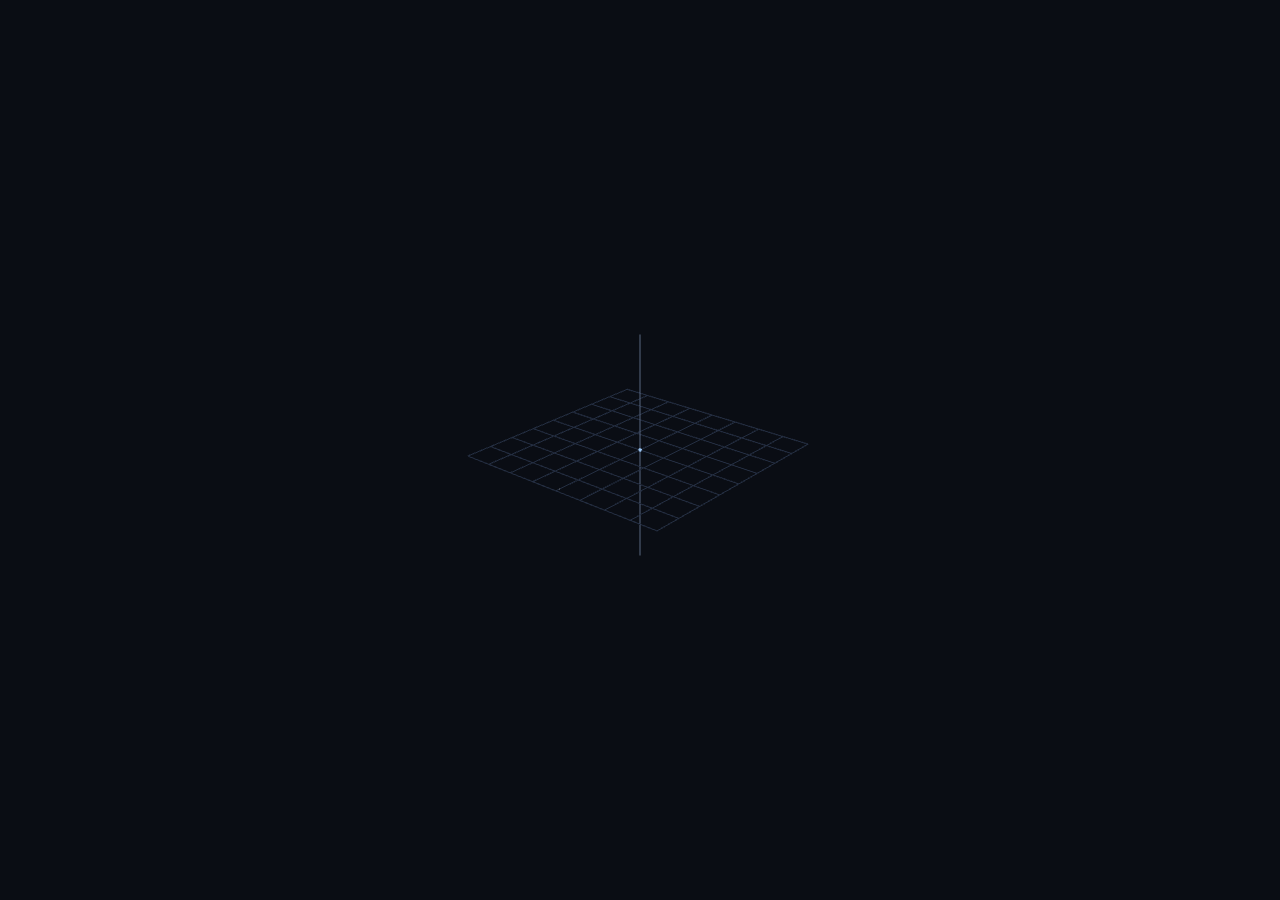
<file: week2/task2.html>
<!DOCTYPE html>
<html lang="ko">
<head>
<meta charset="utf-8">
<meta name="viewport" content="width=device-width, initial-scale=1">
<title>나만의 태양계 — 2주차 변환</title>
<style>
  html, body { margin: 0; height: 100%; overflow: hidden; background: #0a0d14; }
  canvas { display: block; width: 100vw; height: 100vh; touch-action: none; }
  #msg { position: fixed; inset: 0; display: grid; place-items: center;
         color: #e7ecf3; font: 15px/1.6 system-ui, sans-serif; padding: 2rem; text-align: center; }
  /* id 선택자가 브라우저 기본 [hidden] 규칙을 이기므로 여기서 다시 감춰 준다.
     이걸 빠뜨리면 보이지 않는 오버레이가 캔버스를 덮어 마우스가 먹지 않는다. */
  #msg[hidden] { display: none; }
</style>
</head>
<body>
<canvas id="cv"></canvas>
<div id="msg" hidden></div>

<script>
/* ============================================================================
   나만의 태양계 — 2주차 「변환 실습」에서 내보낸 코드
   ----------------------------------------------------------------------------
   이 파일은 실습 도구에서 직접 넣은 변환 값을 그대로 코드로 옮긴 것입니다.
   조작 UI 는 없고, 시간 t 가 자동으로 흘러가며 장면이 움직입니다.

   [읽는 순서]
     1. 내가 설계한 변환   ← 실습에서 입력한 값이 여기에 있습니다. 먼저 여기를 보세요
     2. 4x4 행렬 계산      ← 1번이 쓰는 도구
     3. 메시 만들기        ← 구와 인공위성 모양
     4. 셰이더            ← GPU 에게 주는 프로그램 (3주차에 배웁니다)
     5. 그리기 루프        ← 매 프레임 t 를 늘리고 다시 그린다

   [내 저장소에 올리기]
     이 파일을 저장소의 week2 폴더에 넣고 commit + push 하세요.
     GitHub Pages 를 켜 두었다면 아래 주소로 바로 열립니다.
       https://<username>.github.io/<저장소이름>/week2/task.html

   [조작]
     마우스 드래그 - 시점 회전 / 휠 - 확대 축소
   ============================================================================ */
'use strict';

/* ══════════════════════════════════════════════════════════════════════════
   1. 내가 설계한 변환
   ──────────────────────────────────────────────────────────────────────────
   각 함수는 시간 t 를 받아 그 물체의 4x4 모델 행렬을 돌려줍니다.
   실습 도구에서 위에서 아래로 놓았던 행렬을 순서대로 오른쪽에 곱합니다.
   즉 M = M1 · M2 · M3 이고, 정점에는 오른쪽 것부터 적용됩니다.
   ══════════════════════════════════════════════════════════════════════════ */

/* 도(degree)를 라디안으로 바꿉니다. 실습 도구의 deg() 와 같습니다. */
const deg = d => d * Math.PI / 180;

/* 지구 — 실습 도구에서 놓은 순서 그대로입니다 */
function earthMatrix(t) {
  let M = M4.identity(M4.create());
  M = M4.scale(M, M, [0.0025, 0.0025, 0.0025]);   // 크기(균등) 0.0025배
  M = M4.scale(M, M, [6.371, 6.371, 6.371]);   // 크기(균등) 6.371배
  return M;
}

/* 달 — 실습 도구에서 놓은 순서 그대로입니다 */
function moonMatrix(t) {
  let M = M4.identity(M4.create());
  M = M4.scale(M, M, [0.0025, 0.0025, 0.0025]);   // 크기(균등) 0.0025배
  M = M4.rotateZ(M, M, deg(t / 30));   // 회전 Rz(t도)
  M = M4.translate(M, M, [384.4, 0, 0]);   // 이동 T(384.4, 0, 0)
  M = M4.scale(M, M, [1.737, 1.737, 1.737]);   // 크기(균등) 1.737배
  M = M4.rotateZ(M, M, deg(180));   // 회전 Rz(180도)
  return M;
}

/* 인공위성 — 실습 도구에서 놓은 순서 그대로입니다 */
function satelliteMatrix(t) {
  let M = M4.identity(M4.create());
  M = M4.scale(M, M, [0.0025, 0.0025, 0.0025]);   // 크기(균등) 0.0025배
  M = M4.rotateX(M, M, deg(7));   // 회전 Rx(7도)
  M = M4.rotateY(M, M, deg(t * 15));   // 회전 Ry(t*450도)
  M = M4.translate(M, M, [6.842, 0, 0]);   // 이동 T(6.842, 0, 0)
  M = M4.scale(M, M, [0.00003, 0.00003, 0.00003]);   // 크기(균등) 0.00003배
  return M;
}


/* 축의 표시 범위 — 실습 도구의 「축 범위」 값입니다. */
const RANGE = { x: 1, y: 1, z: 1 };

/* 물체 목록 — 색과 모양, 그리고 위에서 정의한 변환 함수를 묶습니다. */
const OBJECTS = [
  { name: '지구', color: [0.35, 0.60, 0.95], shape: 'sphere', matrix: earthMatrix },
  { name: '달', color: [0.78, 0.78, 0.82], shape: 'sphere', matrix: moonMatrix },
  { name: '인공위성', color: [0.95, 0.72, 0.35], shape: 'satellite', matrix: satelliteMatrix },
];

/* 시간이 흐르는 속도와 되돌아가는 지점 (실습 도구와 같은 규칙) */
const T_SPEED = 0.5;
const T_MAX = 20;

/* ══════════════════════════════════════════════════════════════════════════
   2. 4x4 행렬 계산
   ──────────────────────────────────────────────────────────────────────────
   WebGL 은 행렬을 "열 우선(column-major)" 으로 받습니다.
   즉 배열의 앞 4개가 1열, 다음 4개가 2열입니다. m[12], m[13], m[14] 가 이동 성분입니다.
   ══════════════════════════════════════════════════════════════════════════ */
const M4 = {
  create: () => new Float32Array([1,0,0,0, 0,1,0,0, 0,0,1,0, 0,0,0,1]),
  identity: o => { o.set([1,0,0,0, 0,1,0,0, 0,0,1,0, 0,0,0,1]); return o; },

  /* o = a · b */
  multiply: (o, a, b) => {
    const r = new Float32Array(16);
    for (let c = 0; c < 4; c++)
      for (let row = 0; row < 4; row++) {
        let s = 0;
        for (let k = 0; k < 4; k++) s += a[k*4 + row] * b[c*4 + k];
        r[c*4 + row] = s;
      }
    o.set(r); return o;
  },

  translate: (o, a, v) => {
    const t = M4.identity(M4.create());
    t[12] = v[0]; t[13] = v[1]; t[14] = v[2];
    return M4.multiply(o, a, t);
  },
  scale: (o, a, v) => {
    const t = M4.identity(M4.create());
    t[0] = v[0]; t[5] = v[1]; t[10] = v[2];
    return M4.multiply(o, a, t);
  },
  rotateX: (o, a, r) => {
    const t = M4.identity(M4.create()), c = Math.cos(r), s = Math.sin(r);
    t[5] = c; t[6] = s; t[9] = -s; t[10] = c;
    return M4.multiply(o, a, t);
  },
  rotateY: (o, a, r) => {
    const t = M4.identity(M4.create()), c = Math.cos(r), s = Math.sin(r);
    t[0] = c; t[2] = -s; t[8] = s; t[10] = c;
    return M4.multiply(o, a, t);
  },
  rotateZ: (o, a, r) => {
    const t = M4.identity(M4.create()), c = Math.cos(r), s = Math.sin(r);
    t[0] = c; t[1] = s; t[4] = -s; t[5] = c;
    return M4.multiply(o, a, t);
  },

  /* 카메라 행렬 — eye 에서 center 를 바라본다 (4주차에 배웁니다) */
  lookAt: (o, eye, center, up) => {
    let zx = eye[0]-center[0], zy = eye[1]-center[1], zz = eye[2]-center[2];
    const zl = Math.hypot(zx, zy, zz) || 1; zx/=zl; zy/=zl; zz/=zl;
    let xx = up[1]*zz - up[2]*zy, xy = up[2]*zx - up[0]*zz, xz = up[0]*zy - up[1]*zx;
    const xl = Math.hypot(xx, xy, xz) || 1; xx/=xl; xy/=xl; xz/=xl;
    const yx = zy*xz - zz*xy, yy = zz*xx - zx*xz, yz = zx*xy - zy*xx;
    o.set([xx,yx,zx,0, xy,yy,zy,0, xz,yz,zz,0,
           -(xx*eye[0]+xy*eye[1]+xz*eye[2]),
           -(yx*eye[0]+yy*eye[1]+yz*eye[2]),
           -(zx*eye[0]+zy*eye[1]+zz*eye[2]), 1]);
    return o;
  },

  /* 원근 투영 행렬 (4주차에 배웁니다) */
  perspective: (o, fovy, aspect, near, far) => {
    const f = 1 / Math.tan(fovy/2), nf = 1 / (near - far);
    o.set([f/aspect,0,0,0, 0,f,0,0, 0,0,(far+near)*nf,-1, 0,0,2*far*near*nf,0]);
    return o;
  },

  /* 법선 행렬 = transpose(inverse(M)) 의 좌상단 3x3 (5주차 조명에서 씁니다) */
  normalFrom: m => {
    const a00=m[0],a01=m[1],a02=m[2], a10=m[4],a11=m[5],a12=m[6], a20=m[8],a21=m[9],a22=m[10];
    const b01 = a22*a11 - a12*a21, b11 = -a22*a10 + a12*a20, b21 = a21*a10 - a11*a20;
    let det = a00*b01 + a01*b11 + a02*b21;
    if (!det) return new Float32Array([1,0,0, 0,1,0, 0,0,1]);
    det = 1 / det;
    return new Float32Array([
      b01*det, (-a22*a01 + a02*a21)*det, ( a12*a01 - a02*a11)*det,
      b11*det, ( a22*a00 - a02*a20)*det, (-a12*a00 + a02*a10)*det,
      b21*det, (-a21*a00 + a01*a20)*det, ( a11*a00 - a01*a10)*det,
    ]);
  },
};

/* ══════════════════════════════════════════════════════════════════════════
   3. 메시 만들기 — 회전체
   ──────────────────────────────────────────────────────────────────────────
   (반지름, 높이) 점들을 y 축 둘레로 돌려서 삼각형을 만듭니다. 4주차에 자세히 배웁니다.
   ══════════════════════════════════════════════════════════════════════════ */
function revolution(profile, seg) {
  const pos = [], nrm = [], idx = [], rows = profile.length;
  for (let i = 0; i < rows; i++) {
    const r = profile[i][0], y = profile[i][1];
    const pp = profile[Math.max(i-1, 0)], pn = profile[Math.min(i+1, rows-1)];
    // 접선 (dr, dy) 를 +90도 돌린 (-dy, dr) 이 바깥을 향하는 법선이다
    const dr = pn[0]-pp[0], dy = pn[1]-pp[1];
    const nl = Math.hypot(dr, dy) || 1;
    const nr = -dy/nl, ny = dr/nl;
    for (let j = 0; j <= seg; j++) {
      const a = (j/seg) * Math.PI * 2, c = Math.cos(a), s = Math.sin(a);
      pos.push(r*c, y, r*s);
      nrm.push(nr*c, ny, nr*s);
    }
  }
  const stride = seg + 1;
  for (let i = 0; i < rows-1; i++)
    for (let j = 0; j < seg; j++) {
      const a = i*stride + j, b = a + stride;
      idx.push(a, b, a+1, a+1, b, b+1);
    }
  return { pos: new Float32Array(pos), nrm: new Float32Array(nrm), idx: new Uint16Array(idx) };
}

/* 구의 옆모습 — 반원 */
const sphereProfile = (R, steps) => {
  const p = [];
  for (let i = 0; i <= steps; i++) {
    const phi = Math.PI * (i/steps);
    p.push([R*Math.sin(phi), R*Math.cos(phi)]);
  }
  return p;
};
/* 원기둥의 옆모습 */
const cylinderProfile = (R, H) => [[0, H/2], [R, H/2], [R, -H/2], [0, -H/2]];

/* ══════════════════════════════════════════════════════════════════════════
   4. WebGL 준비와 셰이더
   ══════════════════════════════════════════════════════════════════════════ */
const cv = document.getElementById('cv');
const gl = cv.getContext('webgl2');
if (!gl) {
  const m = document.getElementById('msg');
  m.hidden = false;
  m.textContent = '이 브라우저에서는 WebGL2 를 쓸 수 없습니다. 최신 Chrome 또는 Edge 로 열어 주세요.';
  throw new Error('no webgl2');
}

/* 정점 셰이더 — 정점 하나하나에 대해 실행됩니다 */
const VS = `#version 300 es
layout(location=0) in vec3 aPos;
layout(location=1) in vec3 aNormal;
uniform mat4 uM, uVP;
uniform mat3 uN;
out vec3 vN;
void main(){
  vN = uN * aNormal;
  gl_Position = uVP * uM * vec4(aPos, 1.0);   // 여기가 M · v 입니다
}`;

/* 프래그먼트 셰이더 — 픽셀 하나하나에 대해 실행됩니다 */
const FS = `#version 300 es
precision highp float;
in vec3 vN;
uniform vec3 uColor;
out vec4 o;
void main(){
  float d = max(dot(normalize(vN), normalize(vec3(0.5, 0.8, 0.6))), 0.0);
  o = vec4(pow(uColor * (0.28 + 0.72*d), vec3(1.0/2.2)), 1.0);
}`;

/* 선(축과 격자)용 셰이더 */
const VSL = `#version 300 es
layout(location=0) in vec3 aPos;
uniform mat4 uVP, uM;
void main(){ gl_Position = uVP * uM * vec4(aPos, 1.0); }`;
const FSL = `#version 300 es
precision highp float;
uniform vec3 uColor;
out vec4 o;
void main(){ o = vec4(uColor, 1.0); }`;

function compile(type, src) {
  const s = gl.createShader(type);
  gl.shaderSource(s, src.trim());
  gl.compileShader(s);
  if (!gl.getShaderParameter(s, gl.COMPILE_STATUS)) throw new Error(gl.getShaderInfoLog(s));
  return s;
}
function program(vs, fs) {
  const p = gl.createProgram();
  gl.attachShader(p, compile(gl.VERTEX_SHADER, vs));
  gl.attachShader(p, compile(gl.FRAGMENT_SHADER, fs));
  gl.linkProgram(p);
  if (!gl.getProgramParameter(p, gl.LINK_STATUS)) throw new Error(gl.getProgramInfoLog(p));
  return p;
}
function uniforms(p, names) {
  const u = {};
  for (const n of names) u[n] = gl.getUniformLocation(p, n);
  return u;
}
function upload(m) {
  const vao = gl.createVertexArray();
  gl.bindVertexArray(vao);
  [['pos', 3, 0], ['nrm', 3, 1]].forEach(([key, size, loc]) => {
    if (!m[key]) return;
    const b = gl.createBuffer();
    gl.bindBuffer(gl.ARRAY_BUFFER, b);
    gl.bufferData(gl.ARRAY_BUFFER, m[key], gl.STATIC_DRAW);
    gl.enableVertexAttribArray(loc);
    gl.vertexAttribPointer(loc, size, gl.FLOAT, false, 0, 0);
  });
  const ib = gl.createBuffer();
  gl.bindBuffer(gl.ELEMENT_ARRAY_BUFFER, ib);
  gl.bufferData(gl.ELEMENT_ARRAY_BUFFER, m.idx, gl.STATIC_DRAW);
  gl.bindVertexArray(null);
  return { vao, count: m.idx.length };
}

const prog = program(VS, FS);
const U = uniforms(prog, ['uM', 'uVP', 'uN', 'uColor']);
const progL = program(VSL, FSL);
const UL = uniforms(progL, ['uM', 'uVP', 'uColor']);

const MESH = {
  sphere: upload(revolution(sphereProfile(1, 18), 28)),
  satBody: upload(revolution(cylinderProfile(0.6, 1.2), 12)),
  satPanel: upload({
    pos: new Float32Array([ 0.6,-1.6,-0.06, 2.6,-1.6,-0.06, 2.6,1.6,-0.06, 0.6,1.6,-0.06,
                            0.6,-1.6, 0.06, 2.6,-1.6, 0.06, 2.6,1.6, 0.06, 0.6,1.6, 0.06,
                           -0.6,-1.6,-0.06,-2.6,-1.6,-0.06,-2.6,1.6,-0.06,-0.6,1.6,-0.06,
                           -0.6,-1.6, 0.06,-2.6,-1.6, 0.06,-2.6,1.6, 0.06,-0.6,1.6, 0.06 ]),
    nrm: new Float32Array([ 0,0,-1, 0,0,-1, 0,0,-1, 0,0,-1,  0,0,1, 0,0,1, 0,0,1, 0,0,1,
                            0,0,-1, 0,0,-1, 0,0,-1, 0,0,-1,  0,0,1, 0,0,1, 0,0,1, 0,0,1 ]),
    idx: new Uint16Array([0,1,2,0,2,3, 4,6,5,4,7,6, 8,9,10,8,10,11, 12,14,13,12,15,14]),
  }),
};

/* 축과 격자용 선 버퍼 */
function lineBuf(cap) {
  const vao = gl.createVertexArray();
  gl.bindVertexArray(vao);
  const buf = gl.createBuffer();
  gl.bindBuffer(gl.ARRAY_BUFFER, buf);
  gl.bufferData(gl.ARRAY_BUFFER, cap*12, gl.DYNAMIC_DRAW);
  gl.enableVertexAttribArray(0);
  gl.vertexAttribPointer(0, 3, gl.FLOAT, false, 0, 0);
  gl.bindVertexArray(null);
  return { vao, buf, data: new Float32Array(cap*3), n: 0 };
}
function putLines(L, n) {
  gl.bindBuffer(gl.ARRAY_BUFFER, L.buf);
  gl.bufferSubData(gl.ARRAY_BUFFER, 0, L.data.subarray(0, n*3));
  L.n = n;
}
const IDENT = M4.identity(M4.create());
function drawLines(L, color, vp, m) {
  if (!L.n) return;
  gl.useProgram(progL);
  gl.uniformMatrix4fv(UL.uVP, false, vp);
  gl.uniformMatrix4fv(UL.uM, false, m || IDENT);
  gl.uniform3fv(UL.uColor, color);
  gl.bindVertexArray(L.vao);
  gl.drawArrays(gl.LINES, 0, L.n);
  gl.bindVertexArray(null);
}
const gridBuf = lineBuf(400), axesBuf = lineBuf(24);

/* ══════════════════════════════════════════════════════════════════════════
   5. 카메라 — 마우스로 돌려 보기
   ══════════════════════════════════════════════════════════════════════════ */
const cam = { yaw: 0.7, pitch: 0.42, dist: 9 };
let dragging = false, px = 0, py = 0;

cv.addEventListener('pointerdown', e => {
  dragging = true; px = e.clientX; py = e.clientY;
  cv.setPointerCapture(e.pointerId);            // 캔버스 밖으로 나가도 계속 따라온다
});
cv.addEventListener('pointermove', e => {
  if (!dragging) return;
  const k = Math.PI * 2 / cv.clientHeight;      // 화면 높이만큼 끌면 한 바퀴
  cam.yaw -= (e.clientX - px) * k;
  cam.pitch += (e.clientY - py) * k;
  cam.pitch = Math.max(-1.5, Math.min(1.5, cam.pitch));
  px = e.clientX; py = e.clientY;
});
const endDrag = e => { dragging = false; if (cv.hasPointerCapture(e.pointerId)) cv.releasePointerCapture(e.pointerId); };
cv.addEventListener('pointerup', endDrag);
cv.addEventListener('pointercancel', endDrag);
cv.addEventListener('wheel', e => {
  e.preventDefault();
  cam.dist = Math.max(0.5, Math.min(200, cam.dist * Math.exp(e.deltaY * 0.001)));
}, { passive: false });

/* z 축이 위인 좌표계입니다 (실습 도구와 같습니다) */
function cameraEye() {
  const cp = Math.cos(cam.pitch);
  return [cam.dist * cp * Math.cos(cam.yaw),
          cam.dist * cp * Math.sin(cam.yaw),
          cam.dist * Math.sin(cam.pitch)];
}

/* ══════════════════════════════════════════════════════════════════════════
   6. 그리기 루프 — 매 프레임 t 를 늘리고 다시 그린다
   ══════════════════════════════════════════════════════════════════════════ */
const vp = M4.create(), view = M4.create(), proj = M4.create();
let t = 0, last = performance.now();

function frame(now) {
  const dt = Math.min(0.05, (now - last) / 1000);
  last = now;

  // 시간 자동 증가 — T_MAX 에 닿으면 처음으로 되돌아간다
  t += dt * T_SPEED;
  if (t >= T_MAX) t = 0;

  // 캔버스 크기를 화면에 맞춘다
  const dpr = window.devicePixelRatio || 1;
  const w = Math.floor(cv.clientWidth * dpr), h = Math.floor(cv.clientHeight * dpr);
  if (cv.width !== w || cv.height !== h) { cv.width = w; cv.height = h; }
  gl.viewport(0, 0, cv.width, cv.height);

  gl.enable(gl.DEPTH_TEST);
  gl.clearColor(0.04, 0.05, 0.08, 1);
  gl.clear(gl.COLOR_BUFFER_BIT | gl.DEPTH_BUFFER_BIT);

  const rx = RANGE.x, ry = RANGE.y, rz = RANGE.z;
  const R = Math.max(rx, ry, rz);

  // 뷰 · 투영 행렬
  M4.lookAt(view, cameraEye(), [0,0,0], [0,0,1]);
  M4.perspective(proj, Math.PI/4, cv.width/cv.height, R*0.002, R*60);
  M4.multiply(vp, proj, view);

  // 격자와 축
  let k = 0;
  for (let i = 0; i <= 8; i++) {
    const u = -1 + 2*i/8;
    gridBuf.data.set([u*rx,-ry,0, u*rx,ry,0, -rx,u*ry,0, rx,u*ry,0], k);
    k += 12;
  }
  putLines(gridBuf, k/3);
  drawLines(gridBuf, [0.14,0.18,0.26], vp);
  axesBuf.data.set([-rx,0,0, rx,0,0,  0,-ry,0, 0,ry,0,  0,0,-rz, 0,0,rz]);
  putLines(axesBuf, 6);
  drawLines(axesBuf, [0.34,0.40,0.50], vp);

  // 물체 — 여기서 1번에서 만든 변환 함수를 부릅니다
  gl.useProgram(prog);
  gl.uniformMatrix4fv(U.uVP, false, vp);
  for (const o of OBJECTS) {
    const M = o.matrix(t);                       // ← 내가 설계한 변환
    gl.uniformMatrix4fv(U.uM, false, M);
    gl.uniformMatrix3fv(U.uN, false, M4.normalFrom(M));
    gl.uniform3fv(U.uColor, o.color);
    if (o.shape === 'satellite') {
      gl.bindVertexArray(MESH.satBody.vao);
      gl.drawElements(gl.TRIANGLES, MESH.satBody.count, gl.UNSIGNED_SHORT, 0);
      gl.uniform3f(U.uColor, 0.28, 0.36, 0.62);
      gl.bindVertexArray(MESH.satPanel.vao);
      gl.drawElements(gl.TRIANGLES, MESH.satPanel.count, gl.UNSIGNED_SHORT, 0);
    } else {
      gl.bindVertexArray(MESH.sphere.vao);
      gl.drawElements(gl.TRIANGLES, MESH.sphere.count, gl.UNSIGNED_SHORT, 0);
    }
  }
  gl.bindVertexArray(null);

  requestAnimationFrame(frame);
}
requestAnimationFrame(frame);
</script>
</body>
</html>
</file>
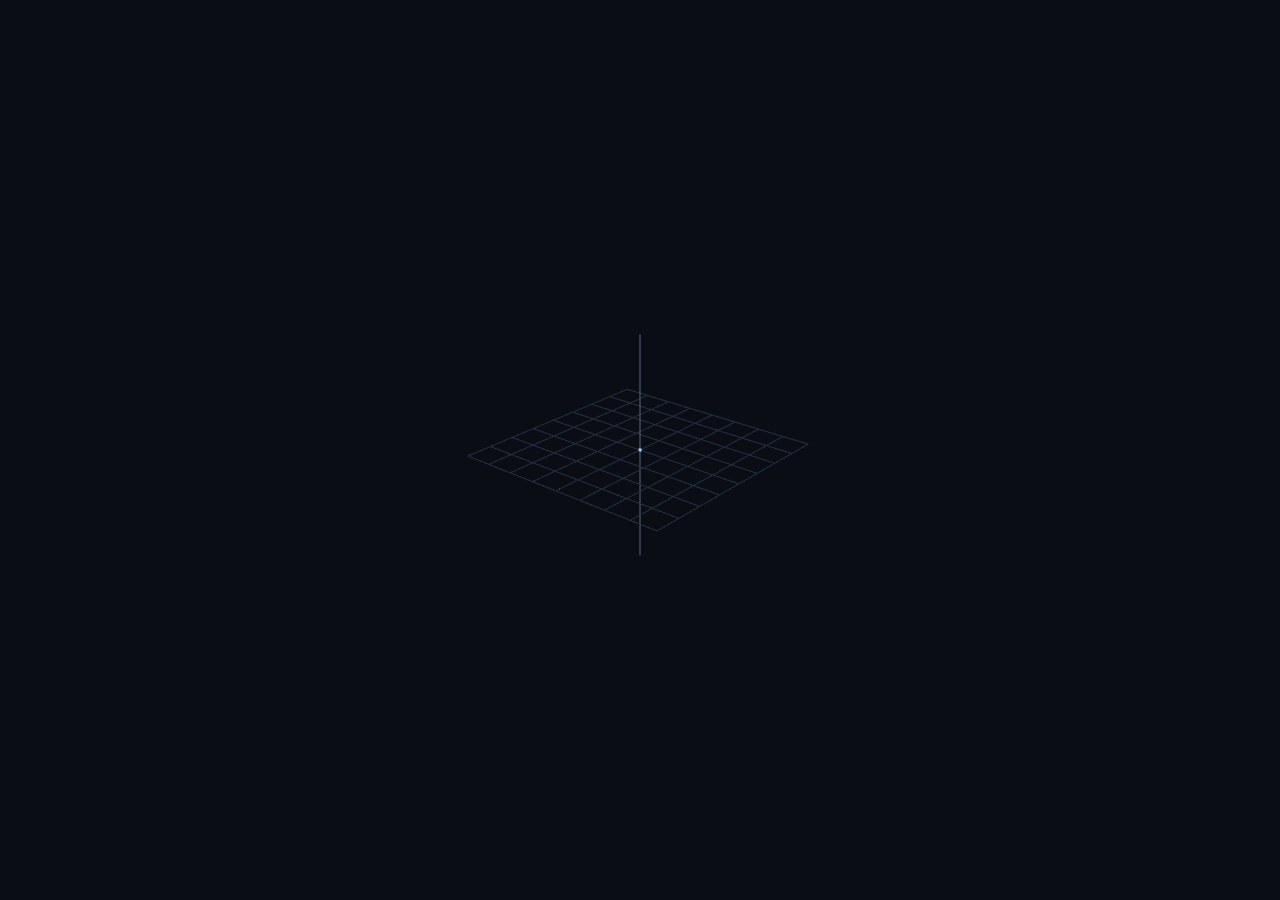
<file: week2/task3.html>
<!DOCTYPE html>
<html lang="ko">
<head>
<meta charset="utf-8">
<meta name="viewport" content="width=device-width, initial-scale=1">
<title>나만의 태양계 — 2주차 변환</title>
<style>
  html, body { margin: 0; height: 100%; overflow: hidden; background: #0a0d14; }
  canvas { display: block; width: 100vw; height: 100vh; touch-action: none; }
  #msg { position: fixed; inset: 0; display: grid; place-items: center;
         color: #e7ecf3; font: 15px/1.6 system-ui, sans-serif; padding: 2rem; text-align: center; }
  /* id 선택자가 브라우저 기본 [hidden] 규칙을 이기므로 여기서 다시 감춰 준다.
     이걸 빠뜨리면 보이지 않는 오버레이가 캔버스를 덮어 마우스가 먹지 않는다. */
  #msg[hidden] { display: none; }
</style>
</head>
<body>
<canvas id="cv"></canvas>
<div id="msg" hidden></div>

<script>
/* ============================================================================
   나만의 태양계 — 2주차 「변환 실습」에서 내보낸 코드
   ----------------------------------------------------------------------------
   이 파일은 실습 도구에서 직접 넣은 변환 값을 그대로 코드로 옮긴 것입니다.
   조작 UI 는 없고, 시간 t 가 자동으로 흘러가며 장면이 움직입니다.

   [읽는 순서]
     1. 내가 설계한 변환   ← 실습에서 입력한 값이 여기에 있습니다. 먼저 여기를 보세요
     2. 4x4 행렬 계산      ← 1번이 쓰는 도구
     3. 메시 만들기        ← 구와 인공위성 모양
     4. 셰이더            ← GPU 에게 주는 프로그램 (3주차에 배웁니다)
     5. 그리기 루프        ← 매 프레임 t 를 늘리고 다시 그린다

   [내 저장소에 올리기]
     이 파일을 저장소의 week2 폴더에 넣고 commit + push 하세요.
     GitHub Pages 를 켜 두었다면 아래 주소로 바로 열립니다.
       https://<username>.github.io/<저장소이름>/week2/task.html

   [조작]
     마우스 드래그 - 시점 회전 / 휠 - 확대 축소
   ============================================================================ */
'use strict';

/* ══════════════════════════════════════════════════════════════════════════
   1. 내가 설계한 변환
   ──────────────────────────────────────────────────────────────────────────
   각 함수는 시간 t 를 받아 그 물체의 4x4 모델 행렬을 돌려줍니다.
   실습 도구에서 위에서 아래로 놓았던 행렬을 순서대로 오른쪽에 곱합니다.
   즉 M = M1 · M2 · M3 이고, 정점에는 오른쪽 것부터 적용됩니다.
   ══════════════════════════════════════════════════════════════════════════ */

/* 도(degree)를 라디안으로 바꿉니다. 실습 도구의 deg() 와 같습니다. */
const deg = d => d * Math.PI / 180;

/* 지구 — 실습 도구에서 놓은 순서 그대로입니다 */
function earthMatrix(t) {
  let M = M4.identity(M4.create());
  M = M4.scale(M, M, [0.0025, 0.0025, 0.0025]);   // 크기(균등) 0.025배
  M = M4.scale(M, M, [6.371, 6.371, 6.371]);   // 크기(균등) 6.371배
  return M;
}

/* 달 — 실습 도구에서 놓은 순서 그대로입니다 */
function moonMatrix(t) {
  let M = M4.identity(M4.create());
  M = M4.scale(M, M, [0.0025, 0.0025, 0.0025]);   // 크기(균등) 0.0025배
  M = M4.rotateZ(M, M, deg(t / 30));   // 회전 Rz(t도)
  M = M4.translate(M, M, [384.4, 0, 0]);   // 이동 T(384.4, 0, 0)
  M = M4.scale(M, M, [1.737, 1.737, 1.737]);   // 크기(균등) 1.737배
  M = M4.rotateZ(M, M, deg(180));   // 회전 Rz(180도)
  return M;
}

/* 인공위성 — 실습 도구에서 놓은 순서 그대로입니다 */
function satelliteMatrix(t) {
  let M = M4.identity(M4.create());
  M = M4.scale(M, M, [0.0025, 0.0025, 0.0025]);   // 크기(균등) 0.025배
  M = M4.rotateX(M, M, deg(7));   // 회전 Rx(7도)
  M = M4.rotateY(M, M, deg(t * 15));   // 회전 Ry(t*450도)
  M = M4.translate(M, M, [6.842, 0, 0]);   // 이동 T(6.842, 0, 0)
  M = M4.scale(M, M, [0.3, 0.3, 0.3]);   // 크기(균등) 0.00003배
  M = M4.rotateZ(M, M, deg(180));   // 회전 Rz(180도)
  return M;
}


/* 축의 표시 범위 — 실습 도구의 「축 범위」 값입니다. */
const RANGE = { x: 1, y: 1, z: 1 };

/* 물체 목록 — 색과 모양, 그리고 위에서 정의한 변환 함수를 묶습니다. */
const OBJECTS = [
  { name: '지구', color: [0.35, 0.60, 0.95], shape: 'sphere', matrix: earthMatrix },
  { name: '달', color: [0.78, 0.78, 0.82], shape: 'sphere', matrix: moonMatrix },
  { name: '인공위성', color: [0.95, 0.72, 0.35], shape: 'satellite', matrix: satelliteMatrix },
];

/* 시간이 흐르는 속도와 되돌아가는 지점 (실습 도구와 같은 규칙) */
const T_SPEED = 0.5;
const T_MAX = 20;

/* ══════════════════════════════════════════════════════════════════════════
   2. 4x4 행렬 계산
   ──────────────────────────────────────────────────────────────────────────
   WebGL 은 행렬을 "열 우선(column-major)" 으로 받습니다.
   즉 배열의 앞 4개가 1열, 다음 4개가 2열입니다. m[12], m[13], m[14] 가 이동 성분입니다.
   ══════════════════════════════════════════════════════════════════════════ */
const M4 = {
  create: () => new Float32Array([1,0,0,0, 0,1,0,0, 0,0,1,0, 0,0,0,1]),
  identity: o => { o.set([1,0,0,0, 0,1,0,0, 0,0,1,0, 0,0,0,1]); return o; },

  /* o = a · b */
  multiply: (o, a, b) => {
    const r = new Float32Array(16);
    for (let c = 0; c < 4; c++)
      for (let row = 0; row < 4; row++) {
        let s = 0;
        for (let k = 0; k < 4; k++) s += a[k*4 + row] * b[c*4 + k];
        r[c*4 + row] = s;
      }
    o.set(r); return o;
  },

  translate: (o, a, v) => {
    const t = M4.identity(M4.create());
    t[12] = v[0]; t[13] = v[1]; t[14] = v[2];
    return M4.multiply(o, a, t);
  },
  scale: (o, a, v) => {
    const t = M4.identity(M4.create());
    t[0] = v[0]; t[5] = v[1]; t[10] = v[2];
    return M4.multiply(o, a, t);
  },
  rotateX: (o, a, r) => {
    const t = M4.identity(M4.create()), c = Math.cos(r), s = Math.sin(r);
    t[5] = c; t[6] = s; t[9] = -s; t[10] = c;
    return M4.multiply(o, a, t);
  },
  rotateY: (o, a, r) => {
    const t = M4.identity(M4.create()), c = Math.cos(r), s = Math.sin(r);
    t[0] = c; t[2] = -s; t[8] = s; t[10] = c;
    return M4.multiply(o, a, t);
  },
  rotateZ: (o, a, r) => {
    const t = M4.identity(M4.create()), c = Math.cos(r), s = Math.sin(r);
    t[0] = c; t[1] = s; t[4] = -s; t[5] = c;
    return M4.multiply(o, a, t);
  },

  /* 카메라 행렬 — eye 에서 center 를 바라본다 (4주차에 배웁니다) */
  lookAt: (o, eye, center, up) => {
    let zx = eye[0]-center[0], zy = eye[1]-center[1], zz = eye[2]-center[2];
    const zl = Math.hypot(zx, zy, zz) || 1; zx/=zl; zy/=zl; zz/=zl;
    let xx = up[1]*zz - up[2]*zy, xy = up[2]*zx - up[0]*zz, xz = up[0]*zy - up[1]*zx;
    const xl = Math.hypot(xx, xy, xz) || 1; xx/=xl; xy/=xl; xz/=xl;
    const yx = zy*xz - zz*xy, yy = zz*xx - zx*xz, yz = zx*xy - zy*xx;
    o.set([xx,yx,zx,0, xy,yy,zy,0, xz,yz,zz,0,
           -(xx*eye[0]+xy*eye[1]+xz*eye[2]),
           -(yx*eye[0]+yy*eye[1]+yz*eye[2]),
           -(zx*eye[0]+zy*eye[1]+zz*eye[2]), 1]);
    return o;
  },

  /* 원근 투영 행렬 (4주차에 배웁니다) */
  perspective: (o, fovy, aspect, near, far) => {
    const f = 1 / Math.tan(fovy/2), nf = 1 / (near - far);
    o.set([f/aspect,0,0,0, 0,f,0,0, 0,0,(far+near)*nf,-1, 0,0,2*far*near*nf,0]);
    return o;
  },

  /* 법선 행렬 = transpose(inverse(M)) 의 좌상단 3x3 (5주차 조명에서 씁니다) */
  normalFrom: m => {
    const a00=m[0],a01=m[1],a02=m[2], a10=m[4],a11=m[5],a12=m[6], a20=m[8],a21=m[9],a22=m[10];
    const b01 = a22*a11 - a12*a21, b11 = -a22*a10 + a12*a20, b21 = a21*a10 - a11*a20;
    let det = a00*b01 + a01*b11 + a02*b21;
    if (!det) return new Float32Array([1,0,0, 0,1,0, 0,0,1]);
    det = 1 / det;
    return new Float32Array([
      b01*det, (-a22*a01 + a02*a21)*det, ( a12*a01 - a02*a11)*det,
      b11*det, ( a22*a00 - a02*a20)*det, (-a12*a00 + a02*a10)*det,
      b21*det, (-a21*a00 + a01*a20)*det, ( a11*a00 - a01*a10)*det,
    ]);
  },
};

/* ══════════════════════════════════════════════════════════════════════════
   3. 메시 만들기 — 회전체
   ──────────────────────────────────────────────────────────────────────────
   (반지름, 높이) 점들을 y 축 둘레로 돌려서 삼각형을 만듭니다. 4주차에 자세히 배웁니다.
   ══════════════════════════════════════════════════════════════════════════ */
function revolution(profile, seg) {
  const pos = [], nrm = [], idx = [], rows = profile.length;
  for (let i = 0; i < rows; i++) {
    const r = profile[i][0], y = profile[i][1];
    const pp = profile[Math.max(i-1, 0)], pn = profile[Math.min(i+1, rows-1)];
    // 접선 (dr, dy) 를 +90도 돌린 (-dy, dr) 이 바깥을 향하는 법선이다
    const dr = pn[0]-pp[0], dy = pn[1]-pp[1];
    const nl = Math.hypot(dr, dy) || 1;
    const nr = -dy/nl, ny = dr/nl;
    for (let j = 0; j <= seg; j++) {
      const a = (j/seg) * Math.PI * 2, c = Math.cos(a), s = Math.sin(a);
      pos.push(r*c, y, r*s);
      nrm.push(nr*c, ny, nr*s);
    }
  }
  const stride = seg + 1;
  for (let i = 0; i < rows-1; i++)
    for (let j = 0; j < seg; j++) {
      const a = i*stride + j, b = a + stride;
      idx.push(a, b, a+1, a+1, b, b+1);
    }
  return { pos: new Float32Array(pos), nrm: new Float32Array(nrm), idx: new Uint16Array(idx) };
}

/* 구의 옆모습 — 반원 */
const sphereProfile = (R, steps) => {
  const p = [];
  for (let i = 0; i <= steps; i++) {
    const phi = Math.PI * (i/steps);
    p.push([R*Math.sin(phi), R*Math.cos(phi)]);
  }
  return p;
};
/* 원기둥의 옆모습 */
const cylinderProfile = (R, H) => [[0, H/2], [R, H/2], [R, -H/2], [0, -H/2]];

/* ══════════════════════════════════════════════════════════════════════════
   4. WebGL 준비와 셰이더
   ══════════════════════════════════════════════════════════════════════════ */
const cv = document.getElementById('cv');
const gl = cv.getContext('webgl2');
if (!gl) {
  const m = document.getElementById('msg');
  m.hidden = false;
  m.textContent = '이 브라우저에서는 WebGL2 를 쓸 수 없습니다. 최신 Chrome 또는 Edge 로 열어 주세요.';
  throw new Error('no webgl2');
}

/* 정점 셰이더 — 정점 하나하나에 대해 실행됩니다 */
const VS = `#version 300 es
layout(location=0) in vec3 aPos;
layout(location=1) in vec3 aNormal;
uniform mat4 uM, uVP;
uniform mat3 uN;
out vec3 vN;
void main(){
  vN = uN * aNormal;
  gl_Position = uVP * uM * vec4(aPos, 1.0);   // 여기가 M · v 입니다
}`;

/* 프래그먼트 셰이더 — 픽셀 하나하나에 대해 실행됩니다 */
const FS = `#version 300 es
precision highp float;
in vec3 vN;
uniform vec3 uColor;
out vec4 o;
void main(){
  float d = max(dot(normalize(vN), normalize(vec3(0.5, 0.8, 0.6))), 0.0);
  o = vec4(pow(uColor * (0.28 + 0.72*d), vec3(1.0/2.2)), 1.0);
}`;

/* 선(축과 격자)용 셰이더 */
const VSL = `#version 300 es
layout(location=0) in vec3 aPos;
uniform mat4 uVP, uM;
void main(){ gl_Position = uVP * uM * vec4(aPos, 1.0); }`;
const FSL = `#version 300 es
precision highp float;
uniform vec3 uColor;
out vec4 o;
void main(){ o = vec4(uColor, 1.0); }`;

function compile(type, src) {
  const s = gl.createShader(type);
  gl.shaderSource(s, src.trim());
  gl.compileShader(s);
  if (!gl.getShaderParameter(s, gl.COMPILE_STATUS)) throw new Error(gl.getShaderInfoLog(s));
  return s;
}
function program(vs, fs) {
  const p = gl.createProgram();
  gl.attachShader(p, compile(gl.VERTEX_SHADER, vs));
  gl.attachShader(p, compile(gl.FRAGMENT_SHADER, fs));
  gl.linkProgram(p);
  if (!gl.getProgramParameter(p, gl.LINK_STATUS)) throw new Error(gl.getProgramInfoLog(p));
  return p;
}
function uniforms(p, names) {
  const u = {};
  for (const n of names) u[n] = gl.getUniformLocation(p, n);
  return u;
}
function upload(m) {
  const vao = gl.createVertexArray();
  gl.bindVertexArray(vao);
  [['pos', 3, 0], ['nrm', 3, 1]].forEach(([key, size, loc]) => {
    if (!m[key]) return;
    const b = gl.createBuffer();
    gl.bindBuffer(gl.ARRAY_BUFFER, b);
    gl.bufferData(gl.ARRAY_BUFFER, m[key], gl.STATIC_DRAW);
    gl.enableVertexAttribArray(loc);
    gl.vertexAttribPointer(loc, size, gl.FLOAT, false, 0, 0);
  });
  const ib = gl.createBuffer();
  gl.bindBuffer(gl.ELEMENT_ARRAY_BUFFER, ib);
  gl.bufferData(gl.ELEMENT_ARRAY_BUFFER, m.idx, gl.STATIC_DRAW);
  gl.bindVertexArray(null);
  return { vao, count: m.idx.length };
}

const prog = program(VS, FS);
const U = uniforms(prog, ['uM', 'uVP', 'uN', 'uColor']);
const progL = program(VSL, FSL);
const UL = uniforms(progL, ['uM', 'uVP', 'uColor']);

const MESH = {
  sphere: upload(revolution(sphereProfile(1, 18), 28)),
  satBody: upload(revolution(cylinderProfile(0.6, 1.2), 12)),
  satPanel: upload({
    pos: new Float32Array([ 0.6,-1.6,-0.06, 2.6,-1.6,-0.06, 2.6,1.6,-0.06, 0.6,1.6,-0.06,
                            0.6,-1.6, 0.06, 2.6,-1.6, 0.06, 2.6,1.6, 0.06, 0.6,1.6, 0.06,
                           -0.6,-1.6,-0.06,-2.6,-1.6,-0.06,-2.6,1.6,-0.06,-0.6,1.6,-0.06,
                           -0.6,-1.6, 0.06,-2.6,-1.6, 0.06,-2.6,1.6, 0.06,-0.6,1.6, 0.06 ]),
    nrm: new Float32Array([ 0,0,-1, 0,0,-1, 0,0,-1, 0,0,-1,  0,0,1, 0,0,1, 0,0,1, 0,0,1,
                            0,0,-1, 0,0,-1, 0,0,-1, 0,0,-1,  0,0,1, 0,0,1, 0,0,1, 0,0,1 ]),
    idx: new Uint16Array([0,1,2,0,2,3, 4,6,5,4,7,6, 8,9,10,8,10,11, 12,14,13,12,15,14]),
  }),
};

/* 축과 격자용 선 버퍼 */
function lineBuf(cap) {
  const vao = gl.createVertexArray();
  gl.bindVertexArray(vao);
  const buf = gl.createBuffer();
  gl.bindBuffer(gl.ARRAY_BUFFER, buf);
  gl.bufferData(gl.ARRAY_BUFFER, cap*12, gl.DYNAMIC_DRAW);
  gl.enableVertexAttribArray(0);
  gl.vertexAttribPointer(0, 3, gl.FLOAT, false, 0, 0);
  gl.bindVertexArray(null);
  return { vao, buf, data: new Float32Array(cap*3), n: 0 };
}
function putLines(L, n) {
  gl.bindBuffer(gl.ARRAY_BUFFER, L.buf);
  gl.bufferSubData(gl.ARRAY_BUFFER, 0, L.data.subarray(0, n*3));
  L.n = n;
}
const IDENT = M4.identity(M4.create());
function drawLines(L, color, vp, m) {
  if (!L.n) return;
  gl.useProgram(progL);
  gl.uniformMatrix4fv(UL.uVP, false, vp);
  gl.uniformMatrix4fv(UL.uM, false, m || IDENT);
  gl.uniform3fv(UL.uColor, color);
  gl.bindVertexArray(L.vao);
  gl.drawArrays(gl.LINES, 0, L.n);
  gl.bindVertexArray(null);
}
const gridBuf = lineBuf(400), axesBuf = lineBuf(24);

/* ══════════════════════════════════════════════════════════════════════════
   5. 카메라 — 마우스로 돌려 보기
   ══════════════════════════════════════════════════════════════════════════ */
const cam = { yaw: 0.7, pitch: 0.42, dist: 9 };
let dragging = false, px = 0, py = 0;

cv.addEventListener('pointerdown', e => {
  dragging = true; px = e.clientX; py = e.clientY;
  cv.setPointerCapture(e.pointerId);            // 캔버스 밖으로 나가도 계속 따라온다
});
cv.addEventListener('pointermove', e => {
  if (!dragging) return;
  const k = Math.PI * 2 / cv.clientHeight;      // 화면 높이만큼 끌면 한 바퀴
  cam.yaw -= (e.clientX - px) * k;
  cam.pitch += (e.clientY - py) * k;
  cam.pitch = Math.max(-1.5, Math.min(1.5, cam.pitch));
  px = e.clientX; py = e.clientY;
});
const endDrag = e => { dragging = false; if (cv.hasPointerCapture(e.pointerId)) cv.releasePointerCapture(e.pointerId); };
cv.addEventListener('pointerup', endDrag);
cv.addEventListener('pointercancel', endDrag);
cv.addEventListener('wheel', e => {
  e.preventDefault();
  cam.dist = Math.max(0.5, Math.min(200, cam.dist * Math.exp(e.deltaY * 0.001)));
}, { passive: false });

/* z 축이 위인 좌표계입니다 (실습 도구와 같습니다) */
function cameraEye() {
  const cp = Math.cos(cam.pitch);
  return [cam.dist * cp * Math.cos(cam.yaw),
          cam.dist * cp * Math.sin(cam.yaw),
          cam.dist * Math.sin(cam.pitch)];
}

/* ══════════════════════════════════════════════════════════════════════════
   6. 그리기 루프 — 매 프레임 t 를 늘리고 다시 그린다
   ══════════════════════════════════════════════════════════════════════════ */
const vp = M4.create(), view = M4.create(), proj = M4.create();
let t = 0, last = performance.now();

function frame(now) {
  const dt = Math.min(0.05, (now - last) / 1000);
  last = now;

  // 시간 자동 증가 — T_MAX 에 닿으면 처음으로 되돌아간다
  t += dt * T_SPEED;
  if (t >= T_MAX) t = 0;

  // 캔버스 크기를 화면에 맞춘다
  const dpr = window.devicePixelRatio || 1;
  const w = Math.floor(cv.clientWidth * dpr), h = Math.floor(cv.clientHeight * dpr);
  if (cv.width !== w || cv.height !== h) { cv.width = w; cv.height = h; }
  gl.viewport(0, 0, cv.width, cv.height);

  gl.enable(gl.DEPTH_TEST);
  gl.clearColor(0.04, 0.05, 0.08, 1);
  gl.clear(gl.COLOR_BUFFER_BIT | gl.DEPTH_BUFFER_BIT);

  const rx = RANGE.x, ry = RANGE.y, rz = RANGE.z;
  const R = Math.max(rx, ry, rz);

  // 뷰 · 투영 행렬
  M4.lookAt(view, cameraEye(), [0,0,0], [0,0,1]);
  M4.perspective(proj, Math.PI/4, cv.width/cv.height, R*0.002, R*60);
  M4.multiply(vp, proj, view);

  // 격자와 축
  let k = 0;
  for (let i = 0; i <= 8; i++) {
    const u = -1 + 2*i/8;
    gridBuf.data.set([u*rx,-ry,0, u*rx,ry,0, -rx,u*ry,0, rx,u*ry,0], k);
    k += 12;
  }
  putLines(gridBuf, k/3);
  drawLines(gridBuf, [0.14,0.18,0.26], vp);
  axesBuf.data.set([-rx,0,0, rx,0,0,  0,-ry,0, 0,ry,0,  0,0,-rz, 0,0,rz]);
  putLines(axesBuf, 6);
  drawLines(axesBuf, [0.34,0.40,0.50], vp);

  // 물체 — 여기서 1번에서 만든 변환 함수를 부릅니다
  gl.useProgram(prog);
  gl.uniformMatrix4fv(U.uVP, false, vp);
  for (const o of OBJECTS) {
    const M = o.matrix(t);                       // ← 내가 설계한 변환
    gl.uniformMatrix4fv(U.uM, false, M);
    gl.uniformMatrix3fv(U.uN, false, M4.normalFrom(M));
    gl.uniform3fv(U.uColor, o.color);
    if (o.shape === 'satellite') {
      gl.bindVertexArray(MESH.satBody.vao);
      gl.drawElements(gl.TRIANGLES, MESH.satBody.count, gl.UNSIGNED_SHORT, 0);
      gl.uniform3f(U.uColor, 0.28, 0.36, 0.62);
      gl.bindVertexArray(MESH.satPanel.vao);
      gl.drawElements(gl.TRIANGLES, MESH.satPanel.count, gl.UNSIGNED_SHORT, 0);
    } else {
      gl.bindVertexArray(MESH.sphere.vao);
      gl.drawElements(gl.TRIANGLES, MESH.sphere.count, gl.UNSIGNED_SHORT, 0);
    }
  }
  gl.bindVertexArray(null);

  requestAnimationFrame(frame);
}
requestAnimationFrame(frame);
</script>
</body>
</html>
</file>
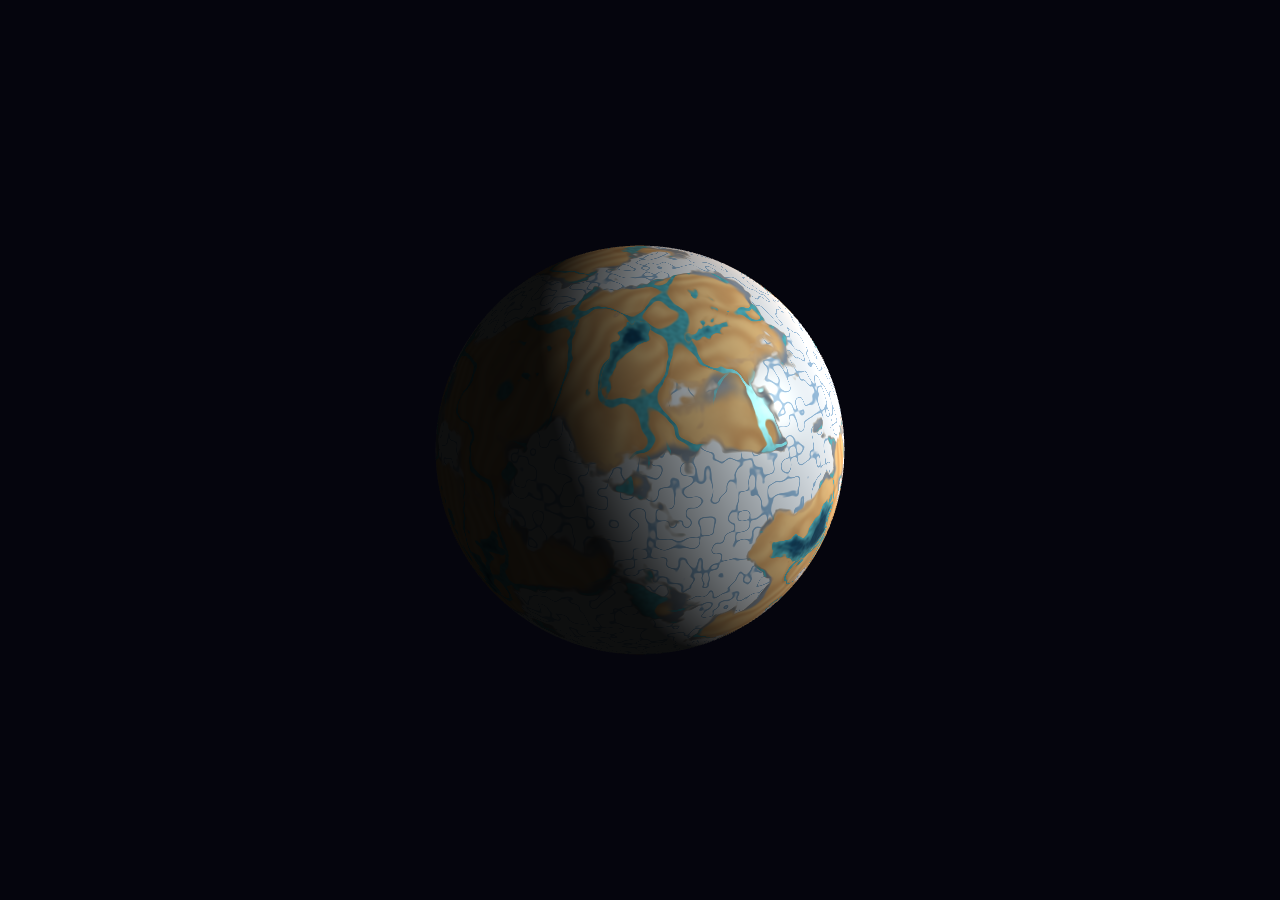
<file: week3/task2.html>
<!DOCTYPE html>
<html lang="ko">
<head>
<meta charset="utf-8">
<meta name="viewport" content="width=device-width, initial-scale=1">
<title>3주차 과제 2 — 얼음과 사막의 행성</title>
<style>
  html, body { margin: 0; height: 100%; overflow: hidden; background: #0b0f16; }
  canvas { display: block; width: 100vw; height: 100vh; }
</style>
</head>
<body>
<canvas id="glcanvas"></canvas>

<script>
/* ============================================================================
   3주차 실습 1 — 출발점 파일

   삼각형 하나를 그리는 가장 작은 WebGL2 프로그램입니다.
   이 파일 하나에 세 개의 프로그램이 모두 들어 있습니다.

     ① 메인 애플리케이션 — 이 <script> 안의 JavaScript (CPU 에서 실행)
     ② 버텍스 셰이더    — 아래 VS_SOURCE 문자열     (GPU 에서 실행)
     ③ 프래그먼트 셰이더 — 아래 FS_SOURCE 문자열     (GPU 에서 실행)

   강의 자료의 「실습 1」 을 보며 단계별로 고쳐 나가면 됩니다.
   ============================================================================ */
'use strict';

/* ══════════════════════════════════════════════════════════════════════════
   1. 메시 데이터 — 이 숫자들이 전부입니다
   ──────────────────────────────────────────────────────────────────────────
   각 버퍼의 "같은 번째" 값이 같은 정점의 정보입니다.
   예를 들어 정점 0 은 위치 (-0.75,-0.55,0), 법선 (0,0,1), 색 (0.92,0.35,0.32).
   ══════════════════════════════════════════════════════════════════════════ */

// 구 — 위도 rows 칸, 경도 cols 칸으로 잘라 삼각형으로 만든다
function makeSphere(radius, rows, cols, r, g, b) {
  const pos = [], nrm = [], col = [], idx = [];
  for (let i = 0; i <= rows; i++) {
    const phi = Math.PI * i / rows;                  // 0(북극) ~ π(남극)
    for (let j = 0; j <= cols; j++) {
      const th = 2 * Math.PI * j / cols;
      const nx = Math.sin(phi) * Math.cos(th);
      const ny = Math.cos(phi);
      const nz = Math.sin(phi) * Math.sin(th);
      pos.push(nx*radius, ny*radius, nz*radius);
      nrm.push(nx, ny, nz);                          // 구의 법선은 곧 방향벡터
      col.push(r, g, b);
    }
  }
  const stride = cols + 1;
  for (let i = 0; i < rows; i++) {
    for (let j = 0; j < cols; j++) {
      const a = i*stride + j, b2 = a + stride;
      idx.push(a, b2, a+1, a+1, b2, b2+1);
    }
  }
  return { positions: new Float32Array(pos), normals: new Float32Array(nrm),
           colors: new Float32Array(col), indices: new Uint16Array(idx) };
}

function makeBox(sx, sy, sz, r, g, b) {
  const x = sx / 2;
  const y = sy / 2;
  const z = sz / 2;

  // 결과를 담을 빈 배열 네 개
  const positions = [];
  const normals = [];
  const colors = [];
  const indices = [];

  // 면 하나를 추가하는 함수.
  // 꼭짓점 4개를 반시계 방향으로 주고, 그 면이 향하는 방향(법선)을 함께 줍니다.
  function addFace(p0, p1, p2, p3, nx, ny, nz) {
    // 지금까지 넣은 정점이 몇 개인지 = 이 면의 첫 정점 번호
    const first = positions.length / 3;

    // ① 꼭짓점 4개의 위치
    positions.push(p0[0], p0[1], p0[2]);
    positions.push(p1[0], p1[1], p1[2]);
    positions.push(p2[0], p2[1], p2[2]);
    positions.push(p3[0], p3[1], p3[2]);

    // ② 법선 — 네 꼭짓점 모두 같은 값입니다 (그래서 꼭짓점을 공유하지 않고 복제합니다)
    normals.push(nx, ny, nz);
    normals.push(nx, ny, nz);
    normals.push(nx, ny, nz);
    normals.push(nx, ny, nz);

    // ③ 색 — 위를 향한 면을 조금 밝게 해서 입체가 보이게 합니다
    const shade = 0.75 + 0.25 * ny;
    colors.push(r * shade, g * shade, b * shade);
    colors.push(r * shade, g * shade, b * shade);
    colors.push(r * shade, g * shade, b * shade);
    colors.push(r * shade, g * shade, b * shade);

    // ④ 사각형 하나는 삼각형 두 개로 만듭니다
    indices.push(first + 0, first + 1, first + 2);
    indices.push(first + 0, first + 2, first + 3);
  }

  //          꼭짓점 4개를 반시계 방향으로                                법선        어느 면
  addFace([-x, -y,  z], [ x, -y,  z], [ x,  y,  z], [-x,  y,  z],   0,  0,  1);  // 앞
  addFace([ x, -y, -z], [-x, -y, -z], [-x,  y, -z], [ x,  y, -z],   0,  0, -1);  // 뒤
  addFace([ x, -y,  z], [ x, -y, -z], [ x,  y, -z], [ x,  y,  z],   1,  0,  0);  // 오른쪽
  addFace([-x, -y, -z], [-x, -y,  z], [-x,  y,  z], [-x,  y, -z],  -1,  0,  0);  // 왼쪽
  addFace([-x,  y,  z], [ x,  y,  z], [ x,  y, -z], [-x,  y, -z],   0,  1,  0);  // 위
  addFace([-x, -y, -z], [ x, -y, -z], [ x, -y,  z], [-x, -y,  z],   0, -1,  0);  // 아래

  return {
    positions: new Float32Array(positions),
    normals:   new Float32Array(normals),
    colors:    new Float32Array(colors),
    indices:   new Uint16Array(indices),
  };
}

/* ══════════════════════════════════════════════════════════════════════════
   2. 버텍스 셰이더 — 정점 하나마다 한 번씩 실행됩니다
   ══════════════════════════════════════════════════════════════════════════ */
const VS_SOURCE = `#version 300 es

layout(location=0) in vec3 aPos;
layout(location=1) in vec3 aNormal;
layout(location=3) in vec3 aColor;

uniform float uTime;
uniform mat4  uModel;
uniform mat4  uViewProj;

out vec3 vColor;
out vec3 vNormal;    // 세계 기준 법선 — 빛 계산에 쓴다
out vec3 vSurf;      // 물체 기준 법선 — 무늬가 행성에 "붙어" 돌게 한다

void main() {
  vColor  = aColor;
  vNormal = mat3(uModel) * aNormal;
  vSurf   = aNormal;                  // 돌리기 전 값이라 무늬가 표면에 고정된다
  gl_Position = uViewProj * uModel * vec4(aPos, 1.0);
}
`;

/* ══════════════════════════════════════════════════════════════════════════
   3. 프래그먼트 셰이더 — 픽셀 하나마다 한 번씩 실행됩니다
   ══════════════════════════════════════════════════════════════════════════ */
const FS_SOURCE = `#version 300 es
precision highp float;

in vec3 vColor;
in vec3 vNormal;      // 세계 기준 법선 — 빛 계산에 쓴다
in vec3 vSurf;        // 물체 기준 법선 — 무늬가 표면에 붙어 돌게 한다

uniform float uTime;

out vec4 fragColor;

/* ── 잡음 만들기 ───────────────────────────────────────────────
   이미지 파일 없이 무늬를 만들려면 "규칙적이지 않아 보이는 숫자"가 필요합니다.
   아래는 좌표를 넣으면 언제나 같은 0~1 값을 돌려주는 가짜 난수입니다.        */
float hash31(vec3 p) {
  p = fract(p * 0.3183099 + vec3(0.71, 0.113, 0.419));
  p *= 17.0;
  return fract(p.x * p.y * p.z * (p.x + p.y + p.z));
}

// 격자 꼭짓점의 난수를 부드럽게 섞어 "덩어리진" 잡음을 만듭니다
float noise3(vec3 x) {
  vec3 i = floor(x), f = fract(x);
  f = f * f * (3.0 - 2.0 * f);                 // 부드럽게 (smoothstep 과 같은 곡선)
  return mix(mix(mix(hash31(i + vec3(0,0,0)), hash31(i + vec3(1,0,0)), f.x),
                 mix(hash31(i + vec3(0,1,0)), hash31(i + vec3(1,1,0)), f.x), f.y),
             mix(mix(hash31(i + vec3(0,0,1)), hash31(i + vec3(1,0,1)), f.x),
                 mix(hash31(i + vec3(0,1,1)), hash31(i + vec3(1,1,1)), f.x), f.y), f.z);
}

// 크기가 다른 잡음을 여러 겹 더합니다 → 큰 덩어리와 잔 무늬가 함께 생깁니다
float fbm(vec3 p) {
  float v = 0.0, a = 0.5;
  for (int i = 0; i < 5; i++) { v += a * noise3(p); p *= 2.02; a *= 0.5; }
  return v;
}

void main() {
  vec3 N = normalize(vNormal);
  vec3 S = normalize(vSurf);
  vec3 L = normalize(vec3(0.85, 0.30, 0.30));
  float diff = max(dot(N, L), 0.0);

  /* ① 높이 지도 — fbm 값을 고도로 쓴다. 클수록 높은 땅이다.
     좌표를 fbm 으로 한 번 비틀어(domain warp) 지형이 둥근 얼룩이 아니라
     길쭉한 산맥 모양으로 이어지게 했다. */
  vec3 warp = vec3(fbm(S * 1.7 + 3.1), fbm(S * 1.7 + 7.3), fbm(S * 1.7 + 1.9));
  vec3  P = S * 2.4 + warp * 1.2;
  float h = fbm(P);

  /* ①-2 지역 고도 — fbm 의 앞 두 겹(큰 덩어리)만 따로 계산한다.
     h 는 "이 점의 높이", hLow 는 "이 근처 지역 전체의 높이" 라고 볼 수 있다.
     지역은 높은데 이 점만 낮다 = 높은 얼음 지대 안에 파인 분지. */
  float hLow = 0.5 * noise3(P) + 0.25 * noise3(P * 2.02);

  /* ② 고도 기준선 세 개.
     lakeLevel 아래 = 호수, snowLine 위 = 얼음.
     snowLine 을 uTime 으로 천천히 오르내려 얼음이 녹았다 얼었다 하는 계절을 표현한다. */
  float lakeLevel = 0.310;
  float season    = sin(uTime * 0.25);                 // -1(여름) ~ 1(겨울)
  float snowLine  = 0.505 - 0.012 * season;            // 겨울엔 얼음선이 내려와 얼음이 넓어진다

  /* ③ 사막 — 낮은 땅. 사구 무늬는 한 방향 줄무늬 sin 에
     잡음을 더해 물결처럼 휘게 만든다. */
  float duneWave = sin(dot(S, vec3(0.8, 0.2, 0.55)) * 70.0 + noise3(S * 7.0) * 9.0);
  float dune     = 0.5 + 0.5 * duneWave;
  vec3 sandLight = vec3(0.98, 0.84, 0.58);
  vec3 sandDark  = vec3(0.86, 0.66, 0.42);
  vec3 desert    = mix(sandDark, sandLight, dune * 0.6 + fbm(S * 12.0) * 0.4);

  /* ④ 중간 고도 — 얼음이 녹고 남은 자갈 비탈. 사막에서 얼음으로 넘어가는 얇은 띠.
     색을 모래와 거의 같게 두어 선처럼 튀지 않고 자연스럽게 이어지게 했다. */
  vec3 rock = mix(vec3(0.84, 0.68, 0.48), vec3(0.92, 0.80, 0.62), fbm(S * 18.0));
  float slope = smoothstep(snowLine - 0.04, snowLine - 0.01, h);
  vec3 albedo = mix(desert, rock, slope);

  /* ⑤ 얼음 — 높은 땅. 능선 잡음 1-|2n-1| 은 0.5 근처에서 뾰족해지므로
     가는 선으로 보인다 → 이것을 빙하의 갈라진 틈(크레바스)으로 썼다. */
  float crack  = 1.0 - abs(2.0 * noise3(S * 22.0) - 1.0);
  vec3 iceCol  = mix(vec3(0.93, 0.97, 1.00), vec3(0.55, 0.72, 0.86), smoothstep(0.88, 0.98, crack));
  float ice    = smoothstep(snowLine - 0.01, snowLine + 0.02, h);
  albedo = mix(albedo, iceCol, ice);

  /* ⑤-2 얼음 분지 — 얼음에 둘러싸인 낮은 땅은 추워서 사막이 될 수 없다고 보고
     어두운 얼음(흙과 섞인 오래된 얼음)으로 덮는다. 이곳으로 녹은 물이 모인다. */
  float basin   = smoothstep(0.365, 0.405, hLow) * (1.0 - ice);
  vec3  darkIce = mix(vec3(0.46, 0.54, 0.62), vec3(0.60, 0.67, 0.74), fbm(S * 14.0));
  albedo = mix(albedo, darkIce, basin);

  /* ⑥ 물길 — 다른 잡음 r 이 정확히 0.5 를 지나는 "등고선"만 남기면
     꾸불꾸불한 선이 된다. 이 선을 얼음 바로 아래에서 호수 높이까지만 보이게 하고,
     낮은 곳으로 갈수록 폭을 넓혀 하류일수록 강이 굵어지게 했다. */
  float r       = noise3(S * 4.5 + warp * 2.0);
  float down    = smoothstep(snowLine, lakeLevel, h);  // 얼음선에서 0, 호수에서 1
  float width   = mix(0.016, 0.045, down);
  width         = mix(width, 0.08, basin);               // 분지에서는 큰 물길
  float channel = 1.0 - smoothstep(width * 0.5, width, abs(r - 0.5));
  /* 분지에는 더 촘촘한 잡음 r2 로 지류를 하나 더 겹쳐 물길이 많아지게 한다. */
  float r2      = noise3(S * 9.0 + warp * 3.0);
  channel = max(channel, (1.0 - smoothstep(width * 0.5, width, abs(r2 - 0.5))) * basin);
  float riverZone = smoothstep(snowLine + 0.02, snowLine - 0.01, h)   // 얼음 가장자리부터 시작해
                  * smoothstep(lakeLevel - 0.01, lakeLevel + 0.01, h); // 호수에 닿을 때까지
  float river   = channel * riverZone;

  /* ⑦ 호수 — 가장 낮은 분지. 물이 모이는 곳이라 고도만으로 정한다. */
  float lake = smoothstep(lakeLevel + 0.005, lakeLevel - 0.005, h);

  /* ⑧ 물 주변 젖은 모래 — 물길·호수 근처 모래를 아주 살짝만 어둡게.
     너무 어두우면 갈색 등고선처럼 보여서 모래색과 거의 같게 했다. */
  float wet = max(smoothstep(width * 3.0, width, abs(r - 0.5)) * riverZone,
                  smoothstep(lakeLevel + 0.015, lakeLevel, h));
  albedo = mix(albedo, albedo * vec3(0.94, 0.91, 0.88), wet * (1.0 - ice));

  /* ⑨ 물 색 — 녹은 빙하물이라 청록색. 깊은 곳(고도가 더 낮은 곳)일수록 진하게.
     uTime 으로 잡음 좌표를 밀어 물 표면이 일렁이게 했다. */
  float depth   = smoothstep(lakeLevel, lakeLevel - 0.08, h);
  vec3 water    = mix(vec3(0.30, 0.72, 0.78), vec3(0.05, 0.28, 0.42), depth);
  float ripple  = noise3(S * 60.0 + vec3(0.0, uTime * 0.8, uTime * 0.5));
  water        *= 0.9 + 0.2 * ripple;
  float wetMask = max(river, lake) * (1.0 - ice);
  albedo = mix(albedo, water, wetMask);

  /* ⑩ 조명 — dot(N, L) 로 낮과 밤의 경계를 만든다(기존 유지).
     물과 얼음은 반짝이도록 반사광(하이라이트)을 더한다. */
  vec3 color = albedo * (0.06 + 0.94 * diff);
  vec3 V = vec3(0.0, 0.0, 1.0);                        // 카메라가 +z 쪽에서 본다
  vec3 H = normalize(L + V);
  float spec = pow(max(dot(N, H), 0.0), 60.0) * step(0.0, dot(N, L));
  color += vec3(1.0, 0.95, 0.85) * spec * (wetMask * 0.6 + ice * 0.25);

  /* ⑪ 대기 — 먼지가 많은 행성이라 가장자리를 푸른색 대신 주황빛으로. */
  float rim = pow(1.0 - abs(dot(N, V)), 3.0);
  color += vec3(0.85, 0.50, 0.25) * rim * diff * 0.6;

  fragColor = vec4(color, 1.0);
}
`;

/* ══════════════════════════════════════════════════════════════════════════
   4. WebGL 준비
   ══════════════════════════════════════════════════════════════════════════ */
const canvas = document.getElementById('glcanvas');
const gl = canvas.getContext('webgl2');
if (!gl) {
  document.body.innerHTML =
    '<p style="color:#fff;font:16px sans-serif;padding:2rem">' +
    'WebGL2 를 사용할 수 없습니다. 최신 Chrome 또는 Edge 로 열어 주세요.</p>';
  throw new Error('no webgl2');
}

// 셰이더 문자열을 컴파일한다. 실패하면 오류에 "몇 줄"인지 나온다.
function compileShader(type, source) {
  const s = gl.createShader(type);
  gl.shaderSource(s, source);
  gl.compileShader(s);
  if (!gl.getShaderParameter(s, gl.COMPILE_STATUS)) {
    const kind = (type === gl.VERTEX_SHADER) ? '버텍스' : '프래그먼트';
    throw new Error(kind + ' 셰이더 오류\n' + gl.getShaderInfoLog(s));
  }
  return s;
}

// 두 셰이더를 하나의 "프로그램" 으로 묶는다.
function createProgram(vsSource, fsSource) {
  const p = gl.createProgram();
  gl.attachShader(p, compileShader(gl.VERTEX_SHADER, vsSource));
  gl.attachShader(p, compileShader(gl.FRAGMENT_SHADER, fsSource));
  gl.linkProgram(p);
  if (!gl.getProgramParameter(p, gl.LINK_STATUS)) {
    throw new Error('링크 오류\n' + gl.getProgramInfoLog(p));
  }
  return p;
}

const program = createProgram(VS_SOURCE, FS_SOURCE);

// uniform 의 "위치"를 이름으로 찾아 둔다. 매 프레임 찾으면 느리다.
const uTimeLoc = gl.getUniformLocation(program, 'uTime');
const uModelLoc = gl.getUniformLocation(program, 'uModel');
const uViewProjLoc = gl.getUniformLocation(program, 'uViewProj');

// ── 4×4 행렬 도구 ─────────────────────────────────────────────────
// WebGL 은 행렬을 "열 우선(column-major)" 으로 받습니다.
// 아래 코드에서 **한 줄이 행렬의 한 「열」** 입니다.
// 2주차에 종이에 쓰던 모양을 옆으로 눕혀 놓은 것이라고 생각하면 됩니다.
//
//   종이에 쓰던 모양              코드에 적는 모양
//   ┌ 1  0  0  tx ┐               1,  0,  0, 0,     ← 1열
//   │ 0  1  0  ty │      →        0,  1,  0, 0,     ← 2열
//   │ 0  0  1  tz │               0,  0,  1, 0,     ← 3열
//   └ 0  0  0  1  ┘              tx, ty, tz, 1,     ← 4열 (이동량이 여기 들어간다)
//
// 각도·이동량 같은 값을 받아야 하므로 함수로 만들고,
// 부를 때마다 새 배열을 돌려주어 서로 영향을 주지 않게 합니다.

const M4 = {};

// 단위행렬 — 곱해도 아무것도 바뀌지 않는 행렬
M4.identity = function () {
  return new Float32Array([
    1, 0, 0, 0,
    0, 1, 0, 0,
    0, 0, 1, 0,
    0, 0, 0, 1,
  ]);
};

// 이동 — 2주차의 T(tx, ty, tz)
M4.translate = function (tx, ty, tz) {
  return new Float32Array([
     1,  0,  0, 0,
     0,  1,  0, 0,
     0,  0,  1, 0,
    tx, ty, tz, 1,
  ]);
};

// 크기 — 2주차의 S(sx, sy, sz). 대각선에 배율을 놓는다
M4.scale = function (sx, sy, sz) {
  return new Float32Array([
    sx,  0,  0, 0,
     0, sy,  0, 0,
     0,  0, sz, 0,
     0,  0,  0, 1,
  ]);
};

// x축 회전 — 2주차의 Rx
M4.rotateX = function (angle) {
  const c = Math.cos(angle);
  const s = Math.sin(angle);
  return new Float32Array([
    1,  0, 0, 0,
    0,  c, s, 0,
    0, -s, c, 0,
    0,  0, 0, 1,
  ]);
};

// y축 회전 — 2주차의 Ry
M4.rotateY = function (angle) {
  const c = Math.cos(angle);
  const s = Math.sin(angle);
  return new Float32Array([
    c, 0, -s, 0,
    0, 1,  0, 0,
    s, 0,  c, 0,
    0, 0,  0, 1,
  ]);
};

// 두 행렬을 곱합니다.  결과 = a · b   (2주차에서 손으로 하던 그 곱셈)
M4.multiply = function (a, b) {
  const out = new Float32Array(16);
  for (let col = 0; col < 4; col++) {
    for (let row = 0; row < 4; row++) {
      let sum = 0;
      for (let k = 0; k < 4; k++) {
        sum = sum + a[k * 4 + row] * b[col * 4 + k];
      }
      out[col * 4 + row] = sum;
    }
  }
  return out;
};

/* ══════════════════════════════════════════════════════════════════════════
   5. 버퍼를 만들어 GPU 메모리로 보낸다
   ──────────────────────────────────────────────────────────────────────────
   VAO(Vertex Array Object) 는 "어떤 버퍼를 몇 번 자리에 어떻게 읽을지"를
   한 묶음으로 기억해 두는 것입니다. 그려야 할 때 이것만 bind 하면 됩니다.
   ══════════════════════════════════════════════════════════════════════════ */
function createMesh(mesh) {
  const vao = gl.createVertexArray();
  gl.bindVertexArray(vao);

  function attribute(data, location, size) {
    if (!data) return;
    const buf = gl.createBuffer();
    gl.bindBuffer(gl.ARRAY_BUFFER, buf);
    gl.bufferData(gl.ARRAY_BUFFER, data, gl.STATIC_DRAW);   // ← CPU 에서 GPU 로 복사
    gl.enableVertexAttribArray(location);
    gl.vertexAttribPointer(location, size, gl.FLOAT, false, 0, 0);
  }
  attribute(mesh.positions, 0, 3);   // location 0 ← aPos
  attribute(mesh.normals,   1, 3);   // location 1 ← aNormal
  attribute(mesh.colors,    3, 3);   // location 3 ← aColor

  const ibo = gl.createBuffer();
  gl.bindBuffer(gl.ELEMENT_ARRAY_BUFFER, ibo);
  gl.bufferData(gl.ELEMENT_ARRAY_BUFFER, mesh.indices, gl.STATIC_DRAW);

  gl.bindVertexArray(null);
  return { vao: vao, count: mesh.indices.length };
}

const planet = createMesh(makeSphere(1.3, 64, 128, 1, 1, 1));

/* ══════════════════════════════════════════════════════════════════════════
   6. 매 프레임 그린다
   ══════════════════════════════════════════════════════════════════════════ */
const SPIN = 0.24;                 // 자전 속도
const startTime = performance.now();

function render() {
  // 캔버스 크기를 화면에 맞춘다 (고해상도 화면 대응)
  const dpr = window.devicePixelRatio || 1;
  const w = Math.floor(canvas.clientWidth * dpr);
  const h = Math.floor(canvas.clientHeight * dpr);
  if (canvas.width !== w || canvas.height !== h) {
    canvas.width = w;
    canvas.height = h;
  }
  gl.viewport(0, 0, canvas.width, canvas.height);

  // 화면을 지운다
  gl.enable(gl.DEPTH_TEST);
  gl.clearColor(0.02, 0.02, 0.05, 1.0);
  gl.clear(gl.COLOR_BUFFER_BIT | gl.DEPTH_BUFFER_BIT);

  const time = (performance.now() - startTime) / 1000;

  const aspect = canvas.width / canvas.height;

  // ── 카메라 — 2주차의 기본 변환만으로 만듭니다 ──────────────────
  // 카메라를 움직이는 대신 "세계를 반대로 움직인다" 고 생각합니다.
  let camera = M4.identity();
  camera = M4.multiply(M4.translate(0, 0, -4), camera);      // 뒤로 물러난 만큼 밀어낸다

  // 원근 — 마지막 행을 건드리면 먼 것이 작아집니다 (2주차 8절)
  const perspective = new Float32Array([
    1, 0, 0,      0,
    0, 1, 0,      0,
    0, 0, 1, -1 / 4,
    0, 0, 0,      1,
  ]);
  camera = M4.multiply(perspective, camera);
  camera = M4.multiply(M4.scale(1 / (1.45 * aspect), 1 / 1.45, -1 / 20), camera);

  const viewProj = camera;

  gl.useProgram(program);
  gl.uniform1f(uTimeLoc, time);
  gl.uniformMatrix4fv(uViewProjLoc, false, viewProj);

  // 자전축을 살짝 기울이고 천천히 돌린다
  const model = M4.multiply(M4.rotateX(0.32), M4.rotateY(time * SPIN));
  gl.uniformMatrix4fv(uModelLoc, false, model);
  gl.bindVertexArray(planet.vao);
  gl.drawElements(gl.TRIANGLES, planet.count, gl.UNSIGNED_SHORT, 0);

  gl.bindVertexArray(null);

  requestAnimationFrame(render);
}
requestAnimationFrame(render);
</script>
</body>
</html>
</file>
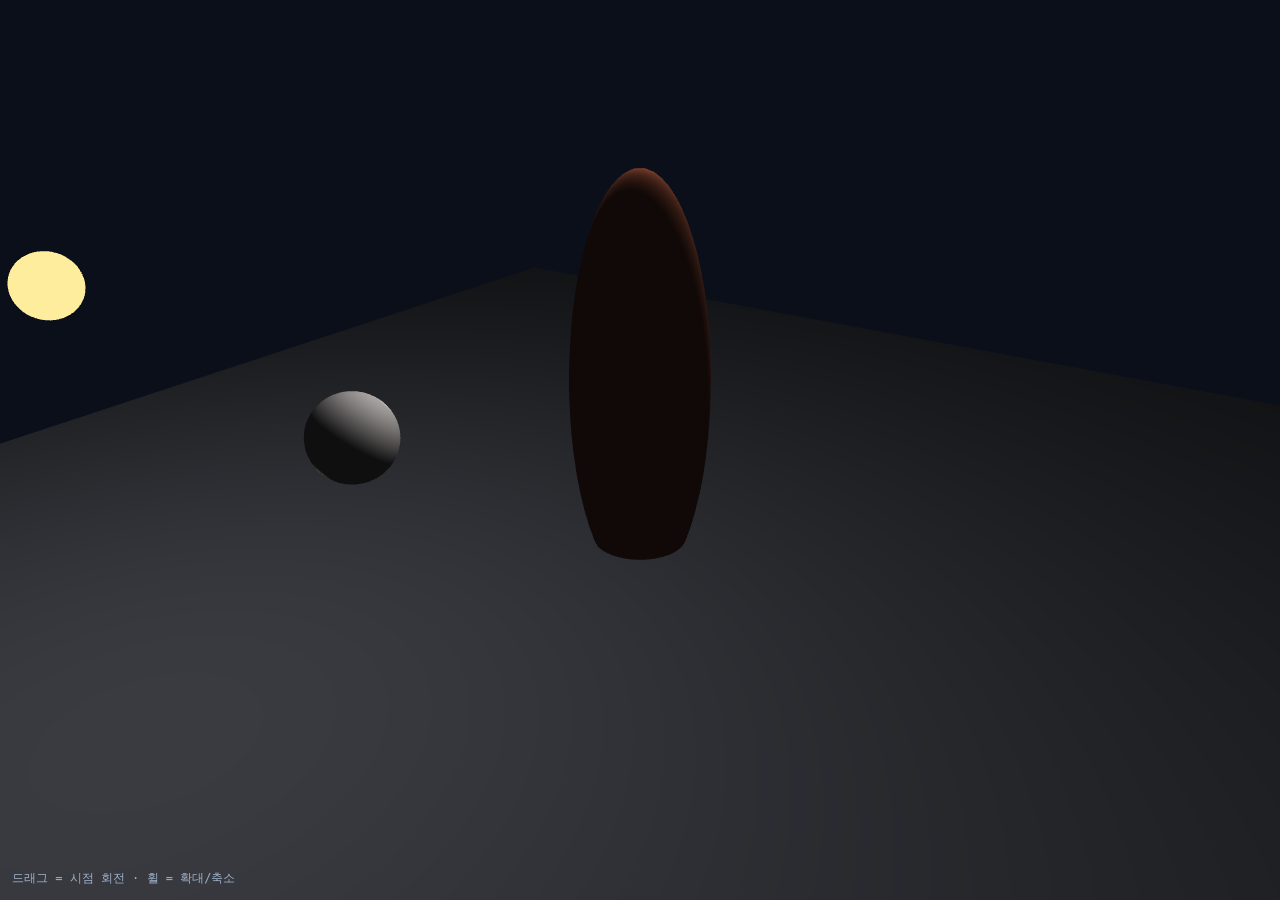
<file: week5/task1.html>
<!DOCTYPE html>
<html lang="ko">
<head>
<meta charset="utf-8">
<meta name="viewport" content="width=device-width, initial-scale=1">
<title>5주차 실습 1 — 출발점</title>
<style>
  html, body { margin: 0; height: 100%; overflow: hidden; background: #0b0f16; }
  canvas { display: block; width: 100vw; height: 100vh; touch-action: none; }
  #hint { position: fixed; left: 12px; bottom: 12px; margin: 0;
          color: #9fb0c8; font: 12px/1.6 ui-monospace, Menlo, Consolas, monospace; }
</style>
</head>
<body>
<canvas id="glcanvas"></canvas>
<p id="hint">드래그 = 시점 회전 · 휠 = 확대/축소</p>

<script>
/* ============================================================================
   5주차 실습 1 — 출발점 파일

   3주차·4주차에서 만든 것이 이미 들어 있습니다.
     · 바닥 + 행성 + 달이 있는 3차원 장면
     · 모델 / 뷰 / 투영 행렬
     · 마우스로 도는 카메라

   그런데 아직 **빛이 없습니다.** 모든 면이 같은 색이라 공이 납작한 원으로 보입니다.
   강의 자료의 「실습 1」 을 보며 단계별로 조명을 넣어 나가세요.

   고칠 곳에는 모두  ★ 단계 N  표시가 붙어 있습니다.
   ============================================================================ */
'use strict';

/* ══════════════════════════════════════════════════════════════════════════
   1. 메시 만들기 — 위치 · 법선 · 인덱스
   ══════════════════════════════════════════════════════════════════════════ */

// 구: 위도 seg 단계 × 경도 seg*2 단계로 잘라 삼각형을 만든다.
// 구의 법선은 중심에서 표면으로 향하는 방향과 같으므로 위치를 정규화하면 끝난다.
function makeSphere(seg) {
  const positions = [], normals = [], indices = [];
  for (let i = 0; i <= seg; i++) {
    const phi = Math.PI * i / seg;                 // 0(북극) ~ π(남극)
    for (let j = 0; j <= seg * 2; j++) {
      const th = 2 * Math.PI * j / (seg * 2);
      const x = Math.sin(phi) * Math.cos(th);
      const y = Math.cos(phi);
      const z = Math.sin(phi) * Math.sin(th);
      positions.push(x, y, z);
      normals.push(x, y, z);                       // 반지름 1 이므로 위치 = 법선
    }
  }
  const W = seg * 2 + 1;
  for (let i = 0; i < seg; i++) {
    for (let j = 0; j < seg * 2; j++) {
      const a = i * W + j, b = a + W;
      indices.push(a, b, a + 1, a + 1, b, b + 1);
    }
  }
  return { positions: new Float32Array(positions),
           normals:   new Float32Array(normals),
           indices:   new Uint16Array(indices) };
}

// 바닥: y = 0 평면. 법선은 전부 위쪽 (0,1,0).
function makePlane(size) {
  const s = size / 2;
  return {
    positions: new Float32Array([-s,0,-s,  s,0,-s,  s,0,s,  -s,0,s]),
    normals:   new Float32Array([ 0,1,0,   0,1,0,   0,1,0,   0,1,0 ]),
    indices:   new Uint16Array([0, 1, 2, 0, 2, 3]),
  };
}

/* ══════════════════════════════════════════════════════════════════════════
   2. 버텍스 셰이더
   ══════════════════════════════════════════════════════════════════════════ */
const VS_SOURCE = `#version 300 es

layout(location=0) in vec3 aPos;
layout(location=1) in vec3 aNormal;

uniform mat4 uModel, uView, uProj;
uniform mat3 uNormalMat;              // 지금은 쓰지 않는다 — ★ 단계 5

out vec3 vWorldPos;                   // 이 픽셀이 세계 어디에 있는가
out vec3 vNormal;                     // 이 픽셀의 표면이 어디를 향하는가

void main() {
  vec4 world = uModel * vec4(aPos, 1.0);
  vWorldPos  = world.xyz;

  // ★ 단계 5 — 아래 한 줄을  vNormal = uNormalMat * aNormal;  로 바꾼다
  vNormal = uNormalMat * aNormal;

  gl_Position = uProj * uView * world;
}
`;

/* ══════════════════════════════════════════════════════════════════════════
   3. 프래그먼트 셰이더 — 여기가 이번 주의 주무대입니다
   ══════════════════════════════════════════════════════════════════════════ */
const FS_SOURCE = `#version 300 es
precision highp float;

in vec3 vWorldPos;
in vec3 vNormal;

uniform vec3  uBaseColor;             // 물체 자체의 색 (반사 특성)
uniform vec3  uLightPos;              // 광원의 세계 좌표
uniform vec3  uLightColor;
uniform vec3  uViewPos;               // 카메라의 세계 좌표
uniform float uShininess;
uniform bool  uEmissive;              // 태양처럼 스스로 빛나는 물체인가

out vec4 fragColor;

void main() {
  if (uEmissive) {                    // 광원 자신은 조명 계산을 하지 않는다
    fragColor = vec4(uBaseColor, 1.0);
    return;
  }

  vec3 N = normalize(vNormal);                    // 표면이 향하는 방향
    // directional — 방향 하나로 고정
  vec3 L = normalize(vec3(0.4, 0.8, 0.5));      // 광원 쪽 방향
  vec3 V = normalize(uViewPos  - vWorldPos);      // 눈 쪽 방향

  // ──────────────────────────────────────────────────────────────────────
  //  ★ 단계 1~4 — 아래에 세 항을 하나씩 더해 갑니다.
  //
     vec3 diffuse = max(dot(N, L), 0.0) * uBaseColor * uLightColor;
     vec3 ambient = 0.08 * uBaseColor;
     vec3 R = reflect(-L, N);
     vec3 specular = pow(max(dot(R, V), 0.0), uShininess) * uLightColor * 0.5;
     float d = length(uLightPos - vWorldPos);
     float att = 1.0 / (1.0 + 0.02 * d * d);
  //
  //  그리고 아래 한 줄을  fragColor = vec4(ambient + (diffuse + specular) * att, 1.0);
  //  처럼 바꿉니다.
  // ──────────────────────────────────────────────────────────────────────

  fragColor = vec4(ambient + (diffuse + specular) * att, 1.0);           // ← 지금은 그냥 단색
}
`;

/* ══════════════════════════════════════════════════════════════════════════
   4. 4×4 행렬 도구 (열 우선)
   ══════════════════════════════════════════════════════════════════════════ */
const Mat4 = {
  identity: function () {
    return new Float32Array([1,0,0,0, 0,1,0,0, 0,0,1,0, 0,0,0,1]);
  },
  multiply: function (a, b) {                     // a * b
    const o = new Float32Array(16);
    for (let c = 0; c < 4; c++) {
      for (let r = 0; r < 4; r++) {
        let s = 0;
        for (let k = 0; k < 4; k++) s += a[k * 4 + r] * b[c * 4 + k];
        o[c * 4 + r] = s;
      }
    }
    return o;
  },
  translate: function (x, y, z) {
    const m = Mat4.identity(); m[12] = x; m[13] = y; m[14] = z; return m;
  },
  scale: function (x, y, z) {
    const m = Mat4.identity(); m[0] = x; m[5] = y; m[10] = z; return m;
  },
  rotateY: function (r) {
    const m = Mat4.identity(), c = Math.cos(r), s = Math.sin(r);
    m[0] = c; m[2] = -s; m[8] = s; m[10] = c; return m;
  },
  perspective: function (fovy, aspect, near, far) {
    const f = 1 / Math.tan(fovy / 2), nf = 1 / (near - far);
    return new Float32Array([f / aspect,0,0,0, 0,f,0,0,
                             0,0,(far + near) * nf,-1, 0,0,2 * far * near * nf,0]);
  },
  lookAt: function (eye, center, up) {
    let zx = eye[0]-center[0], zy = eye[1]-center[1], zz = eye[2]-center[2];
    const zl = Math.hypot(zx, zy, zz) || 1; zx/=zl; zy/=zl; zz/=zl;
    let xx = up[1]*zz - up[2]*zy, xy = up[2]*zx - up[0]*zz, xz = up[0]*zy - up[1]*zx;
    const xl = Math.hypot(xx, xy, xz) || 1; xx/=xl; xy/=xl; xz/=xl;
    const yx = zy*xz - zz*xy, yy = zz*xx - zx*xz, yz = zx*xy - zy*xx;
    return new Float32Array([
      xx,yx,zx,0, xy,yy,zy,0, xz,yz,zz,0,
      -(xx*eye[0]+xy*eye[1]+xz*eye[2]),
      -(yx*eye[0]+yy*eye[1]+yz*eye[2]),
      -(zx*eye[0]+zy*eye[1]+zz*eye[2]), 1]);
  },
  // 법선 행렬 = transpose(inverse(model)) 의 좌상단 3×3
  normalFromMat4: function (m) {
    const a00=m[0],a01=m[1],a02=m[2], a10=m[4],a11=m[5],a12=m[6],
          a20=m[8],a21=m[9],a22=m[10];
    const b01 =  a22*a11 - a12*a21, b11 = -a22*a10 + a12*a20, b21 = a21*a10 - a11*a20;
    let det = a00*b01 + a01*b11 + a02*b21;
    if (!det) return new Float32Array([1,0,0, 0,1,0, 0,0,1]);
    det = 1 / det;
    return new Float32Array([
      b01*det, (-a22*a01 + a02*a21)*det, ( a12*a01 - a02*a11)*det,
      b11*det, ( a22*a00 - a02*a20)*det, (-a12*a00 + a02*a10)*det,
      b21*det, (-a21*a00 + a01*a20)*det, ( a11*a00 - a01*a10)*det]);
  },
};

/* ══════════════════════════════════════════════════════════════════════════
   5. WebGL 준비
   ══════════════════════════════════════════════════════════════════════════ */
const canvas = document.getElementById('glcanvas');
const gl = canvas.getContext('webgl2');
if (!gl) {
  document.body.innerHTML =
    '<p style="color:#fff;font:16px sans-serif;padding:2rem">' +
    'WebGL2 를 사용할 수 없습니다. 최신 Chrome 또는 Edge 로 열어 주세요.</p>';
  throw new Error('no webgl2');
}

function compileShader(type, source) {
  const s = gl.createShader(type);
  gl.shaderSource(s, source);
  gl.compileShader(s);
  if (!gl.getShaderParameter(s, gl.COMPILE_STATUS)) {
    const kind = (type === gl.VERTEX_SHADER) ? '버텍스' : '프래그먼트';
    throw new Error(kind + ' 셰이더 오류\n' + gl.getShaderInfoLog(s));
  }
  return s;
}
function createProgram(vsSource, fsSource) {
  const p = gl.createProgram();
  gl.attachShader(p, compileShader(gl.VERTEX_SHADER, vsSource));
  gl.attachShader(p, compileShader(gl.FRAGMENT_SHADER, fsSource));
  gl.linkProgram(p);
  if (!gl.getProgramParameter(p, gl.LINK_STATUS)) {
    throw new Error('링크 오류\n' + gl.getProgramInfoLog(p));
  }
  return p;
}
const program = createProgram(VS_SOURCE, FS_SOURCE);

// uniform 의 위치를 이름으로 한 번만 찾아 둔다
const U = {};
['uModel','uView','uProj','uNormalMat','uBaseColor','uLightPos','uLightColor',
 'uViewPos','uShininess','uEmissive'].forEach(function (n) {
  U[n] = gl.getUniformLocation(program, n);
});

function createMesh(mesh) {
  const vao = gl.createVertexArray();
  gl.bindVertexArray(vao);
  function attribute(data, location, size) {
    const buf = gl.createBuffer();
    gl.bindBuffer(gl.ARRAY_BUFFER, buf);
    gl.bufferData(gl.ARRAY_BUFFER, data, gl.STATIC_DRAW);
    gl.enableVertexAttribArray(location);
    gl.vertexAttribPointer(location, size, gl.FLOAT, false, 0, 0);
  }
  attribute(mesh.positions, 0, 3);      // location 0 ← aPos
  attribute(mesh.normals,   1, 3);      // location 1 ← aNormal
  const ibo = gl.createBuffer();
  gl.bindBuffer(gl.ELEMENT_ARRAY_BUFFER, ibo);
  gl.bufferData(gl.ELEMENT_ARRAY_BUFFER, mesh.indices, gl.STATIC_DRAW);
  gl.bindVertexArray(null);
  return { vao: vao, count: mesh.indices.length };
}

const sphere = createMesh(makeSphere(32));
const plane  = createMesh(makePlane(16));

gl.enable(gl.DEPTH_TEST);

/* ══════════════════════════════════════════════════════════════════════════
   6. 마우스로 도는 카메라
   ══════════════════════════════════════════════════════════════════════════ */
const cam = { yaw: 0.6, pitch: 0.42, dist: 11 };
let dragging = false, lastX = 0, lastY = 0;

canvas.addEventListener('pointerdown', function (e) {
  dragging = true; lastX = e.clientX; lastY = e.clientY;
  canvas.setPointerCapture(e.pointerId);
});
canvas.addEventListener('pointermove', function (e) {
  if (!dragging) return;
  cam.yaw   += (e.clientX - lastX) * 0.008;
  cam.pitch += (e.clientY - lastY) * 0.006;
  cam.pitch  = Math.max(-1.3, Math.min(1.4, cam.pitch));
  lastX = e.clientX; lastY = e.clientY;
});
canvas.addEventListener('pointerup', function (e) {
  dragging = false; canvas.releasePointerCapture(e.pointerId);
});
canvas.addEventListener('wheel', function (e) {
  e.preventDefault();
  cam.dist = Math.max(3, Math.min(40, cam.dist * (1 + e.deltaY * 0.001)));
}, { passive: false });

/* ══════════════════════════════════════════════════════════════════════════
   7. 매 프레임 그린다
   ══════════════════════════════════════════════════════════════════════════ */
const startTime = performance.now();

// 물체 하나를 그리는 함수. 모델 행렬과 재질만 바꿔 여러 번 부른다.
function draw(mesh, model, color, shininess, emissive) {
  gl.uniformMatrix4fv(U.uModel, false, model);
  gl.uniformMatrix3fv(U.uNormalMat, false, Mat4.normalFromMat4(model));
  gl.uniform3fv(U.uBaseColor, color);
  gl.uniform1f(U.uShininess, shininess);
  gl.uniform1i(U.uEmissive, emissive ? 1 : 0);
  gl.bindVertexArray(mesh.vao);
  gl.drawElements(gl.TRIANGLES, mesh.count, gl.UNSIGNED_SHORT, 0);
}

function render() {
  const dpr = window.devicePixelRatio || 1;
  const w = Math.floor(canvas.clientWidth * dpr);
  const h = Math.floor(canvas.clientHeight * dpr);
  if (canvas.width !== w || canvas.height !== h) { canvas.width = w; canvas.height = h; }
  gl.viewport(0, 0, canvas.width, canvas.height);

  gl.clearColor(0.04, 0.06, 0.10, 1.0);
  gl.clear(gl.COLOR_BUFFER_BIT | gl.DEPTH_BUFFER_BIT);

  const t = (performance.now() - startTime) / 1000;

  // 카메라
  const cp = Math.cos(cam.pitch), sp = Math.sin(cam.pitch);
  const eye = [Math.sin(cam.yaw) * cp * cam.dist,
               sp * cam.dist + 1.0,
               Math.cos(cam.yaw) * cp * cam.dist];
  const view = Mat4.lookAt(eye, [0, 1.0, 0], [0, 1, 0]);
  const proj = Mat4.perspective(Math.PI / 4, canvas.width / canvas.height, 0.1, 200);

  // 광원 — 장면 위를 천천히 돈다
  const lightPos = [Math.cos(t * 0.4) * 5.0, 3.6, Math.sin(t * 0.4) * 5.0];

  gl.useProgram(program);                       // ← uniform 을 넣기 전에 반드시 먼저!
  gl.uniformMatrix4fv(U.uView, false, view);
  gl.uniformMatrix4fv(U.uProj, false, proj);
  gl.uniform3fv(U.uLightPos, lightPos);
  gl.uniform3f(U.uLightColor, 1.0, 0.97, 0.90);
  gl.uniform3fv(U.uViewPos, eye);

  // 바닥
  draw(plane, Mat4.identity(), [0.32, 0.34, 0.40], 8, false);

  // 행성 — 가운데에 떠서 돈다
  let m = Mat4.multiply(Mat4.translate(0, 1.6, 0), Mat4.rotateY(t * 0.3));
  m = Mat4.multiply(m, Mat4.scale(0.7, 2.2, 0.7)); 
  draw(sphere, m, [0.80, 0.42, 0.32], 32, false);

  // 달 — 행성 둘레를 돈다
  let mm = Mat4.multiply(Mat4.translate(0, 1.6, 0), Mat4.rotateY(t * 0.9));
  mm = Mat4.multiply(mm, Mat4.translate(2.8, 0, 0));
  mm = Mat4.multiply(mm, Mat4.scale(0.42, 0.42, 0.42));
  draw(sphere, mm, [0.72, 0.72, 0.76], 16, false);

  // 광원 위치 표시 — 스스로 빛나는 물체
  let ml = Mat4.multiply(Mat4.translate(lightPos[0], lightPos[1], lightPos[2]),
                         Mat4.scale(0.22, 0.22, 0.22));
  draw(sphere, ml, [1.0, 0.93, 0.62], 1, true);

  gl.bindVertexArray(null);
  requestAnimationFrame(render);
}
requestAnimationFrame(render);
</script>
</body>
</html>
</file>
<file: week4/baseline/demo.css>
/* 강의 자료 인터랙티브 예제 공용 스타일 — 홈페이지와 같은 밝고 단정한 톤 */

/* 테마는 세 곳에서 정해진다.
   1) 강의 페이지 안에 들어가 있으면 부모의 밝은/어두운 설정 (data-theme)
   2) 단독으로 열면 OS 설정 (prefers-color-scheme)
   3) ?theme=light|dark 로 직접 지정
   그래서 밝은 값을 기본으로 두고, 어두운 값을 두 조건에 각각 다시 적어 준다. */

:root {
  --d-accent: #1f6feb;
  --d-accent-soft: #eaf1fe;
  --d-ink: #1c2430;
  --d-ink-soft: #3c4757;
  --d-muted: #64707f;
  --d-bg: #ffffff;
  --d-bg-soft: #f7f9fc;
  --d-line: #e3e8ef;
  --d-line-strong: #d3dae4;

  /* 3D 장면 — 배경과 보조선 */
  --d-canvas: #eef2f8;
  --d-grid: #cdd7e5;
  --d-axis: #7d8b9e;
  --d-ghost: #5f6b7d;
  --d-hint: #97a4b5;

  /* 벡터·물체를 구분하는 색 (배경 대비에 맞춰 조정) */
  --d-vec-a: #1f6feb;
  --d-vec-b: #0b7d67;
  --d-vec-c: #d2600f;
  --d-trail: #157f6a;
}

@media (prefers-color-scheme: dark) {
  :root:not([data-theme="light"]) {
    --d-accent: #7aaeff;
    --d-accent-soft: #1b2432;
    --d-ink: #e7ecf3;
    --d-ink-soft: #cbd4e1;
    --d-muted: #9aa7b8;
    --d-bg: #1a212c;
    --d-bg-soft: #161c26;
    --d-line: #2c3542;
    --d-line-strong: #3a4553;
  
    /* 3D 장면 — 배경과 보조선 */
    --d-canvas: #0a0d14;
    --d-grid: #242e42;
    --d-axis: #57667f;
    --d-ghost: #8c93a6;
    --d-hint: #59647a;
  
    /* 벡터·물체를 구분하는 색 (배경 대비에 맞춰 조정) */
    --d-vec-a: #5ca8fa;
    --d-vec-b: #33b88c;
    --d-vec-c: #ff8c4d;
    --d-trail: #38705f;
  }
}

:root[data-theme="dark"] {
  --d-accent: #7aaeff;
  --d-accent-soft: #1b2432;
  --d-ink: #e7ecf3;
  --d-ink-soft: #cbd4e1;
  --d-muted: #9aa7b8;
  --d-bg: #1a212c;
  --d-bg-soft: #161c26;
  --d-line: #2c3542;
  --d-line-strong: #3a4553;

  /* 3D 장면 — 배경과 보조선 */
  --d-canvas: #0a0d14;
  --d-grid: #242e42;
  --d-axis: #57667f;
  --d-ghost: #8c93a6;
  --d-hint: #59647a;

  /* 벡터·물체를 구분하는 색 (배경 대비에 맞춰 조정) */
  --d-vec-a: #5ca8fa;
  --d-vec-b: #33b88c;
  --d-vec-c: #ff8c4d;
  --d-trail: #38705f;
}

* { box-sizing: border-box; }

html, body {
  margin: 0;
  padding: 0;
  background: var(--d-bg);
  color: var(--d-ink-soft);
  font: 13px/1.6 -apple-system, BlinkMacSystemFont, "Segoe UI", "Noto Sans KR",
        "Malgun Gothic", Roboto, sans-serif;
}

.wrap {
  display: grid;
  grid-template-columns: 1fr 15rem;
  gap: 0;
  height: 100vh;
}

.stage {
  position: relative;
  display: flex;
  align-items: center;
  justify-content: center;
  min-width: 0;
  background: var(--d-bg-soft);
  overflow: hidden;
}

.stage canvas {
  display: block;
  max-width: 100%;
  max-height: 100%;
}

.readout {
  position: absolute;
  top: 8px;
  left: 8px;
  padding: 5px 9px;
  border: 1px solid var(--d-line-strong);
  border-radius: 6px;
  background: color-mix(in srgb, var(--d-bg) 88%, transparent);
  color: var(--d-ink);
  font-family: ui-monospace, SFMono-Regular, Menlo, Consolas, monospace;
  font-size: 11px;
  line-height: 1.6;
  white-space: pre;
  pointer-events: none;
}

.panel {
  padding: 12px 13px 16px;
  border-left: 1px solid var(--d-line);
  background: var(--d-bg);
  overflow-y: auto;
}

.panel h1 {
  margin: 0 0 2px;
  color: var(--d-ink);
  font-size: 13px;
  font-weight: 700;
}

.panel .sub {
  margin: 0 0 12px;
  color: var(--d-muted);
  font-size: 11px;
  line-height: 1.5;
}

.ctl { margin-bottom: 11px; }

.ctl label {
  display: flex;
  justify-content: space-between;
  align-items: baseline;
  gap: 6px;
  margin-bottom: 3px;
  color: var(--d-ink);
  font-size: 11.5px;
  font-weight: 600;
}

.ctl label .val {
  color: var(--d-accent);
  font-family: ui-monospace, SFMono-Regular, Menlo, Consolas, monospace;
  font-size: 11px;
  font-weight: 700;
}

.ctl input[type="range"] {
  width: 100%;
  height: 18px;
  margin: 0;
  accent-color: var(--d-accent);
  cursor: pointer;
}

.ctl select {
  width: 100%;
  padding: 4px 6px;
  border: 1px solid var(--d-line-strong);
  border-radius: 5px;
  background: var(--d-bg);
  color: var(--d-ink);
  font: inherit;
  font-size: 11.5px;
}

.ctl.check label {
  justify-content: flex-start;
  cursor: pointer;
}

.ctl.check input { accent-color: var(--d-accent); margin: 0 6px 0 0; }

.ctl .hint {
  margin-top: 2px;
  color: var(--d-muted);
  font-size: 10.5px;
  line-height: 1.5;
}

.note {
  margin-top: 12px;
  padding: 8px 9px;
  border: 1px solid var(--d-line);
  border-left: 2px solid var(--d-accent);
  border-radius: 5px;
  background: var(--d-bg-soft);
  color: var(--d-ink-soft);
  font-size: 11px;
  line-height: 1.6;
}

.note b { color: var(--d-ink); }

.btn {
  width: 100%;
  padding: 6px 8px;
  margin-bottom: 11px;
  border: 1px solid var(--d-line-strong);
  border-radius: 5px;
  background: var(--d-bg);
  color: var(--d-ink);
  font: inherit;
  font-size: 11.5px;
  font-weight: 600;
  cursor: pointer;
}

.btn:hover { border-color: var(--d-accent); color: var(--d-accent); }

.err {
  padding: 12px;
  color: #b4232a;
  font-family: ui-monospace, monospace;
  font-size: 11px;
  white-space: pre-wrap;
}

/* 성분 직접 입력 패널 — 슬라이더 대신 x, y, z 를 그대로 넣는다 */

.ctl[hidden] { display: none !important; }   /* .ctl 의 display 규칙보다 우선하도록 */

.comp { display: none; margin: 2px 0 12px; }
.comp.on { display: block; }

.comp-row {
  display: flex;
  align-items: center;
  gap: 5px;
  margin-bottom: 5px;
}

.comp-row > span {
  flex: 0 0 1.15rem;
  color: var(--d-ink);
  font-size: 11.5px;
  font-weight: 700;
}

.comp input {
  flex: 1 1 0;
  min-width: 0;
  padding: 4px 5px;
  border: 1px solid var(--d-line-strong);
  border-radius: 5px;
  background: var(--d-bg);
  color: var(--d-accent);
  font-family: ui-monospace, Menlo, Consolas, monospace;
  font-size: 11.5px;
  font-weight: 600;
  text-align: center;
}

.comp input:focus { outline: none; border-color: var(--d-accent); }
.comp input.bad { border-color: #b4232a; color: #b4232a; }

.comp-hint {
  margin-top: 3px;
  color: var(--d-muted);
  font-size: 10.5px;
  line-height: 1.55;
}

@media (max-width: 620px) {
  .wrap { grid-template-columns: 1fr; grid-template-rows: 1fr auto; }
  .panel { border-left: 0; border-top: 1px solid var(--d-line); max-height: 46vh; }
}
</file>
<file: week4/improve/demo.css>
/* 강의 자료 인터랙티브 예제 공용 스타일 — 홈페이지와 같은 밝고 단정한 톤 */

/* 테마는 세 곳에서 정해진다.
   1) 강의 페이지 안에 들어가 있으면 부모의 밝은/어두운 설정 (data-theme)
   2) 단독으로 열면 OS 설정 (prefers-color-scheme)
   3) ?theme=light|dark 로 직접 지정
   그래서 밝은 값을 기본으로 두고, 어두운 값을 두 조건에 각각 다시 적어 준다. */

:root {
  --d-accent: #1f6feb;
  --d-accent-soft: #eaf1fe;
  --d-ink: #1c2430;
  --d-ink-soft: #3c4757;
  --d-muted: #64707f;
  --d-bg: #ffffff;
  --d-bg-soft: #f7f9fc;
  --d-line: #e3e8ef;
  --d-line-strong: #d3dae4;

  /* 3D 장면 — 배경과 보조선 */
  --d-canvas: #eef2f8;
  --d-grid: #cdd7e5;
  --d-axis: #7d8b9e;
  --d-ghost: #5f6b7d;
  --d-hint: #97a4b5;

  /* 벡터·물체를 구분하는 색 (배경 대비에 맞춰 조정) */
  --d-vec-a: #1f6feb;
  --d-vec-b: #0b7d67;
  --d-vec-c: #d2600f;
  --d-trail: #157f6a;
}

@media (prefers-color-scheme: dark) {
  :root:not([data-theme="light"]) {
    --d-accent: #7aaeff;
    --d-accent-soft: #1b2432;
    --d-ink: #e7ecf3;
    --d-ink-soft: #cbd4e1;
    --d-muted: #9aa7b8;
    --d-bg: #1a212c;
    --d-bg-soft: #161c26;
    --d-line: #2c3542;
    --d-line-strong: #3a4553;
  
    /* 3D 장면 — 배경과 보조선 */
    --d-canvas: #0a0d14;
    --d-grid: #242e42;
    --d-axis: #57667f;
    --d-ghost: #8c93a6;
    --d-hint: #59647a;
  
    /* 벡터·물체를 구분하는 색 (배경 대비에 맞춰 조정) */
    --d-vec-a: #5ca8fa;
    --d-vec-b: #33b88c;
    --d-vec-c: #ff8c4d;
    --d-trail: #38705f;
  }
}

:root[data-theme="dark"] {
  --d-accent: #7aaeff;
  --d-accent-soft: #1b2432;
  --d-ink: #e7ecf3;
  --d-ink-soft: #cbd4e1;
  --d-muted: #9aa7b8;
  --d-bg: #1a212c;
  --d-bg-soft: #161c26;
  --d-line: #2c3542;
  --d-line-strong: #3a4553;

  /* 3D 장면 — 배경과 보조선 */
  --d-canvas: #0a0d14;
  --d-grid: #242e42;
  --d-axis: #57667f;
  --d-ghost: #8c93a6;
  --d-hint: #59647a;

  /* 벡터·물체를 구분하는 색 (배경 대비에 맞춰 조정) */
  --d-vec-a: #5ca8fa;
  --d-vec-b: #33b88c;
  --d-vec-c: #ff8c4d;
  --d-trail: #38705f;
}

* { box-sizing: border-box; }

html, body {
  margin: 0;
  padding: 0;
  background: var(--d-bg);
  color: var(--d-ink-soft);
  font: 13px/1.6 -apple-system, BlinkMacSystemFont, "Segoe UI", "Noto Sans KR",
        "Malgun Gothic", Roboto, sans-serif;
}

.wrap {
  display: grid;
  grid-template-columns: 1fr 15rem;
  gap: 0;
  height: 100vh;
}

.stage {
  position: relative;
  display: flex;
  align-items: center;
  justify-content: center;
  min-width: 0;
  background: var(--d-bg-soft);
  overflow: hidden;
}

.stage canvas {
  display: block;
  max-width: 100%;
  max-height: 100%;
}

.readout {
  position: absolute;
  top: 8px;
  left: 8px;
  padding: 5px 9px;
  border: 1px solid var(--d-line-strong);
  border-radius: 6px;
  background: color-mix(in srgb, var(--d-bg) 88%, transparent);
  color: var(--d-ink);
  font-family: ui-monospace, SFMono-Regular, Menlo, Consolas, monospace;
  font-size: 11px;
  line-height: 1.6;
  white-space: pre;
  pointer-events: none;
}

.panel {
  padding: 12px 13px 16px;
  border-left: 1px solid var(--d-line);
  background: var(--d-bg);
  overflow-y: auto;
}

.panel h1 {
  margin: 0 0 2px;
  color: var(--d-ink);
  font-size: 13px;
  font-weight: 700;
}

.panel .sub {
  margin: 0 0 12px;
  color: var(--d-muted);
  font-size: 11px;
  line-height: 1.5;
}

.ctl { margin-bottom: 11px; }

.ctl label {
  display: flex;
  justify-content: space-between;
  align-items: baseline;
  gap: 6px;
  margin-bottom: 3px;
  color: var(--d-ink);
  font-size: 11.5px;
  font-weight: 600;
}

.ctl label .val {
  color: var(--d-accent);
  font-family: ui-monospace, SFMono-Regular, Menlo, Consolas, monospace;
  font-size: 11px;
  font-weight: 700;
}

.ctl input[type="range"] {
  width: 100%;
  height: 18px;
  margin: 0;
  accent-color: var(--d-accent);
  cursor: pointer;
}

.ctl select {
  width: 100%;
  padding: 4px 6px;
  border: 1px solid var(--d-line-strong);
  border-radius: 5px;
  background: var(--d-bg);
  color: var(--d-ink);
  font: inherit;
  font-size: 11.5px;
}

.ctl.check label {
  justify-content: flex-start;
  cursor: pointer;
}

.ctl.check input { accent-color: var(--d-accent); margin: 0 6px 0 0; }

.ctl .hint {
  margin-top: 2px;
  color: var(--d-muted);
  font-size: 10.5px;
  line-height: 1.5;
}

.note {
  margin-top: 12px;
  padding: 8px 9px;
  border: 1px solid var(--d-line);
  border-left: 2px solid var(--d-accent);
  border-radius: 5px;
  background: var(--d-bg-soft);
  color: var(--d-ink-soft);
  font-size: 11px;
  line-height: 1.6;
}

.note b { color: var(--d-ink); }

.btn {
  width: 100%;
  padding: 6px 8px;
  margin-bottom: 11px;
  border: 1px solid var(--d-line-strong);
  border-radius: 5px;
  background: var(--d-bg);
  color: var(--d-ink);
  font: inherit;
  font-size: 11.5px;
  font-weight: 600;
  cursor: pointer;
}

.btn:hover { border-color: var(--d-accent); color: var(--d-accent); }

.err {
  padding: 12px;
  color: #b4232a;
  font-family: ui-monospace, monospace;
  font-size: 11px;
  white-space: pre-wrap;
}

/* 성분 직접 입력 패널 — 슬라이더 대신 x, y, z 를 그대로 넣는다 */

.ctl[hidden] { display: none !important; }   /* .ctl 의 display 규칙보다 우선하도록 */

.comp { display: none; margin: 2px 0 12px; }
.comp.on { display: block; }

.comp-row {
  display: flex;
  align-items: center;
  gap: 5px;
  margin-bottom: 5px;
}

.comp-row > span {
  flex: 0 0 1.15rem;
  color: var(--d-ink);
  font-size: 11.5px;
  font-weight: 700;
}

.comp input {
  flex: 1 1 0;
  min-width: 0;
  padding: 4px 5px;
  border: 1px solid var(--d-line-strong);
  border-radius: 5px;
  background: var(--d-bg);
  color: var(--d-accent);
  font-family: ui-monospace, Menlo, Consolas, monospace;
  font-size: 11.5px;
  font-weight: 600;
  text-align: center;
}

.comp input:focus { outline: none; border-color: var(--d-accent); }
.comp input.bad { border-color: #b4232a; color: #b4232a; }

.comp-hint {
  margin-top: 3px;
  color: var(--d-muted);
  font-size: 10.5px;
  line-height: 1.55;
}

@media (max-width: 620px) {
  .wrap { grid-template-columns: 1fr; grid-template-rows: 1fr auto; }
  .panel { border-left: 0; border-top: 1px solid var(--d-line); max-height: 46vh; }
}
</file>
